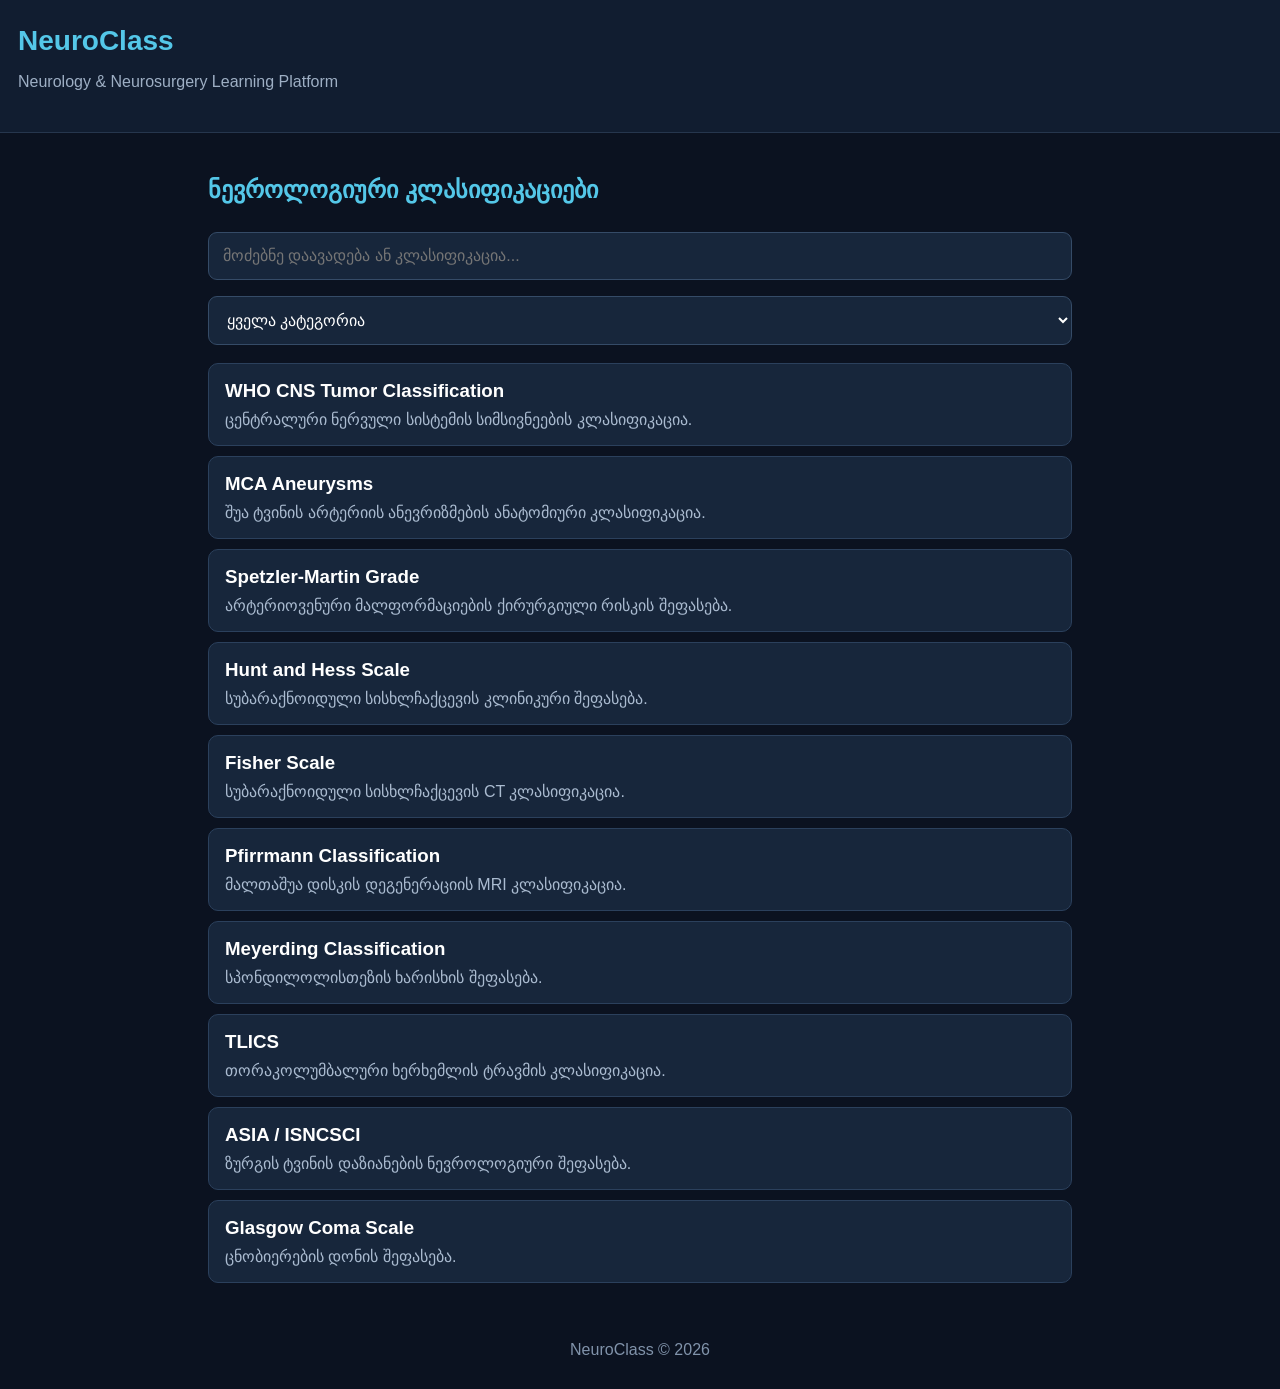
<file: Index.html>
<!DOCTYPE html>
<html lang="ka">
<head>
<meta charset="UTF-8">
<meta name="viewport" content="width=device-width, initial-scale=1.0">
<title>NeuroClass</title>
<style>
*{box-sizing:border-box}
body{margin:0;background:#0b1220;color:#e8eef8;font-family:Arial,sans-serif}
header{padding:25px 18px;background:#111d30;border-bottom:1px solid #26364d}
h1{margin:0;color:#54c7e8;font-size:28px}
header p{color:#9eafc4}
main{padding:18px;max-width:900px;margin:auto}
input,select{width:100%;padding:14px;margin:8px 0;background:#17263b;color:white;border:1px solid #354b67;border-radius:9px;font-size:16px}
h2{color:#54c7e8;margin-top:25px}
.item{padding:16px;margin:10px 0;background:#17263b;border:1px solid #2b405c;border-radius:10px}
.item h3{margin:0 0 8px;color:#fff}
.item p{color:#aabbd0;margin:0}
footer{text-align:center;padding:30px;color:#8193aa}
</style>
</head>
<body>
<header>
<h1>NeuroClass</h1>
<p>Neurology & Neurosurgery Learning Platform</p>
</header>
<main>
<h2>ნევროლოგიური კლასიფიკაციები</h2>
<input id="search" placeholder="მოძებნე დაავადება ან კლასიფიკაცია...">
<select id="category">
<option value="all">ყველა კატეგორია</option>
<option value="tumor">ტვინის სიმსივნეები</option>
<option value="vascular">სისხლძარღვოვანი</option>
<option value="spine">ხერხემალი</option>
<option value="trauma">ტრავმა</option>
</select>
<div id="results"></div>
</main>
<footer>NeuroClass © 2026</footer>
<script>
const data=[
{name:"WHO CNS Tumor Classification",cat:"tumor",desc:"ცენტრალური ნერვული სისტემის სიმსივნეების კლასიფიკაცია."},
{name:"MCA Aneurysms",cat:"vascular",desc:"შუა ტვინის არტერიის ანევრიზმების ანატომიური კლასიფიკაცია."},
{name:"Spetzler-Martin Grade",cat:"vascular",desc:"არტერიოვენური მალფორმაციების ქირურგიული რისკის შეფასება."},
{name:"Hunt and Hess Scale",cat:"vascular",desc:"სუბარაქნოიდული სისხლჩაქცევის კლინიკური შეფასება."},
{name:"Fisher Scale",cat:"vascular",desc:"სუბარაქნოიდული სისხლჩაქცევის CT კლასიფიკაცია."},
{name:"Pfirrmann Classification",cat:"spine",desc:"მალთაშუა დისკის დეგენერაციის MRI კლასიფიკაცია."},
{name:"Meyerding Classification",cat:"spine",desc:"სპონდილოლისთეზის ხარისხის შეფასება."},
{name:"TLICS",cat:"spine",desc:"თორაკოლუმბალური ხერხემლის ტრავმის კლასიფიკაცია."},
{name:"ASIA / ISNCSCI",cat:"trauma",desc:"ზურგის ტვინის დაზიანების ნევროლოგიური შეფასება."},
{name:"Glasgow Coma Scale",cat:"trauma",desc:"ცნობიერების დონის შეფასება."}
];
function render(){
const q=document.getElementById("search").value.toLowerCase();
const c=document.getElementById("category").value;
const filtered=data.filter(x=>(c==="all"||x.cat===c)&&(x.name.toLowerCase().includes(q)||x.desc.toLowerCase().includes(q)));
document.getElementById("results").innerHTML=filtered.map(x=>`<div class="item"><h3>${x.name}</h3><p>${x.desc}</p></div>`).join("")||"<p>შედეგი ვერ მოიძებნა</p>";
}
document.getElementById("search").addEventListener("input",render);
document.getElementById("category").addEventListener("change",render);
render();
</script>
</body>
</html>
</file>
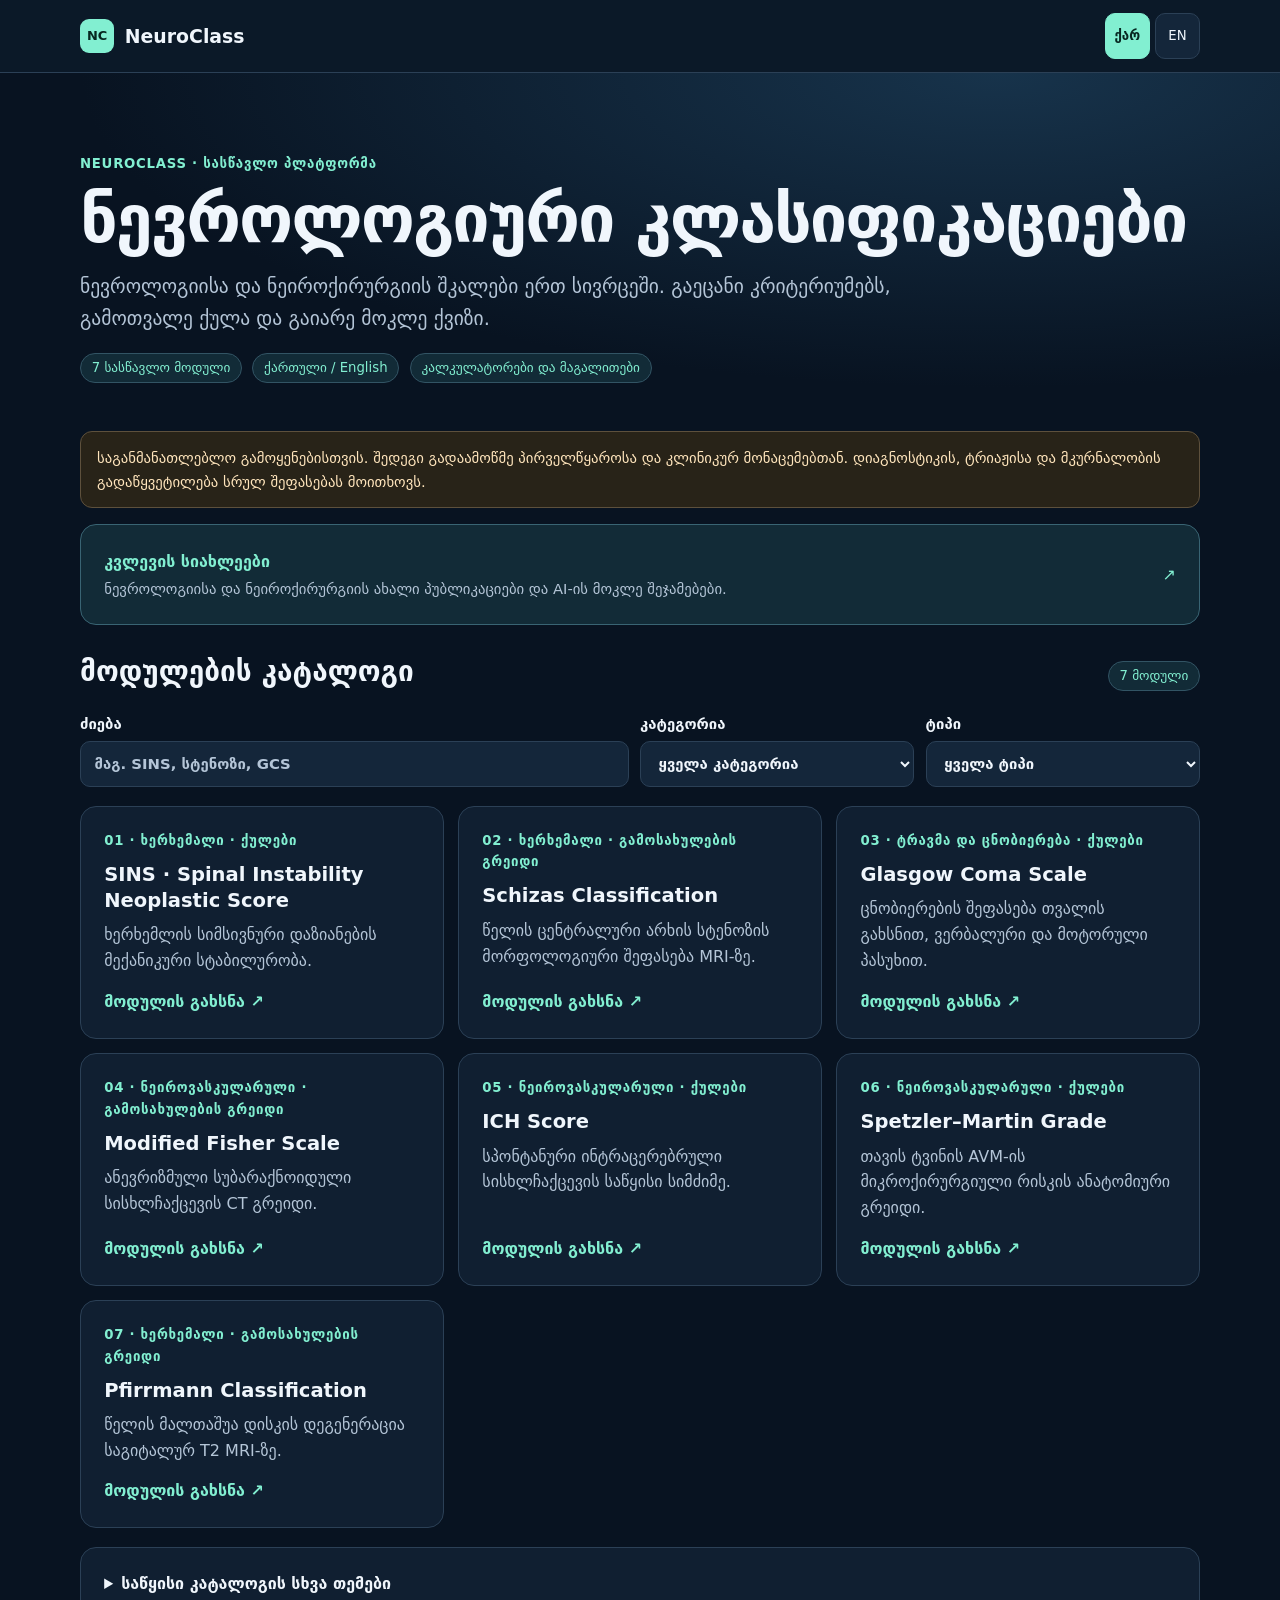
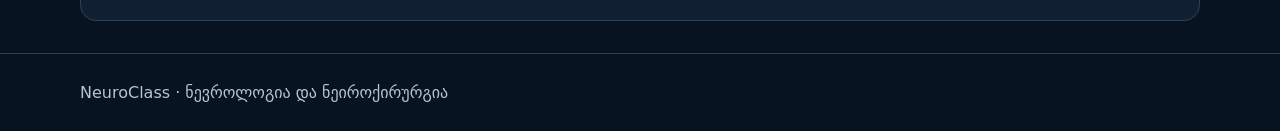
<file: index.html>
<!doctype html>
<html lang="ka">
<head>
<meta charset="utf-8">
<meta name="viewport" content="width=device-width, initial-scale=1">
<meta name="theme-color" content="#081321">
<title>NeuroClass</title>
<link rel="stylesheet" href="neuroclass.css">
<script defer src="neuroclass.js"></script>
</head>
<body>
<a class="skip" href="#main"><span data-ka="მთავარ შიგთავსზე" data-en="Skip to content">მთავარ შიგთავსზე</span></a>
<header class="topbar"><div class="wrap">
  <a class="brand" href="index.html"><span class="brand-mark" aria-hidden="true">NC</span> NeuroClass</a>
  <div class="lang" role="group" aria-label="ქართული / English">
    <button type="button" data-language="ka" aria-label="ქართული" aria-pressed="true">ქარ</button>
    <button type="button" data-language="en" aria-label="English" aria-pressed="false">EN</button>
  </div>
</div></header>
<main id="main">
<section class="hero"><div class="wrap">
  <div class="kicker"><span data-ka="NEUROCLASS · სასწავლო პლატფორმა" data-en="NEUROCLASS · LEARNING PLATFORM">NEUROCLASS · სასწავლო პლატფორმა</span></div>
  <h1 data-ka="ნევროლოგიური კლასიფიკაციები" data-en="Neurological classifications">ნევროლოგიური კლასიფიკაციები</h1>
  <p data-ka="ნევროლოგიისა და ნეიროქირურგიის შკალები ერთ სივრცეში. გაეცანი კრიტერიუმებს, გამოთვალე ქულა და გაიარე მოკლე ქვიზი." data-en="Explore neurology and neurosurgery scales in one place. Review the criteria, calculate a result and take a quick quiz." class="lead">ნევროლოგიისა და ნეიროქირურგიის შკალები ერთ სივრცეში. გაეცანი კრიტერიუმებს, გამოთვალე ქულა და გაიარე მოკლე ქვიზი.</p>
  <div class="pills">
    <span data-ka="7 სასწავლო მოდული" data-en="7 learning modules" class="pill">7 სასწავლო მოდული</span>
    <span data-ka="ქართული / English" data-en="English / ქართული" class="pill">ქართული / English</span>
    <span data-ka="კალკულატორები და მაგალითები" data-en="Calculators &amp; examples" class="pill">კალკულატორები და მაგალითები</span>
  </div>
</div></section>
<div class="wrap">
  <p data-ka="საგანმანათლებლო გამოყენებისთვის. შედეგი გადაამოწმე პირველწყაროსა და კლინიკურ მონაცემებთან. დიაგნოსტიკის, ტრიაჟისა და მკურნალობის გადაწყვეტილება სრულ შეფასებას მოითხოვს." data-en="For education. Verify results against the primary source and clinical findings. Diagnosis, triage and treatment decisions require full clinical assessment." class="notice">საგანმანათლებლო გამოყენებისთვის. შედეგი გადაამოწმე პირველწყაროსა და კლინიკურ მონაცემებთან. დიაგნოსტიკის, ტრიაჟისა და მკურნალობის გადაწყვეტილება სრულ შეფასებას მოითხოვს.</p>
  <a class="section news-entry" href="news.html">
    <div>
      <strong data-ka="კვლევის სიახლეები" data-en="Research news">კვლევის სიახლეები</strong>
      <span data-ka="ნევროლოგიისა და ნეიროქირურგიის ახალი პუბლიკაციები და AI-ის მოკლე შეჯამებები." data-en="Recent neurology and neurosurgery publications with short AI briefs.">ნევროლოგიისა და ნეიროქირურგიის ახალი პუბლიკაციები და AI-ის მოკლე შეჯამებები.</span>
    </div>
    <span aria-hidden="true">↗</span>
  </a>
  <section aria-labelledby="catalog-title">
    <div class="catalog-head">
      <h2 data-ka="მოდულების კატალოგი" data-en="Module catalog" id="catalog-title">მოდულების კატალოგი</h2>
      <span id="count" class="count" aria-live="polite">7 მოდული</span>
    </div>
    <div class="controls">
      <label><span data-ka="ძიება" data-en="Search">ძიება</span><input type="search" id="search" data-ka="მაგ. SINS, სტენოზი, GCS" data-en="e.g. SINS, stenosis, GCS" placeholder="მაგ. SINS, სტენოზი, GCS"></label>
      <label><span data-ka="კატეგორია" data-en="Category">კატეგორია</span><select id="category"><option data-ka="ყველა კატეგორია" data-en="All categories" value="all">ყველა კატეგორია</option><option data-ka="ხერხემალი" data-en="Spine" value="spine">ხერხემალი</option><option data-ka="ნეიროვასკულარული" data-en="Neurovascular" value="vascular">ნეიროვასკულარული</option><option data-ka="ტრავმა და ცნობიერება" data-en="Trauma &amp; consciousness" value="trauma">ტრავმა და ცნობიერება</option></select></label>
      <label><span data-ka="ტიპი" data-en="Type">ტიპი</span><select id="type"><option data-ka="ყველა ტიპი" data-en="All types" value="all">ყველა ტიპი</option><option data-ka="ქულები" data-en="Score" value="score">ქულები</option><option data-ka="გამოსახულების გრეიდი" data-en="Imaging grade" value="imaging">გამოსახულების გრეიდი</option></select></label>
    </div>
    <p data-ka="შედეგი ვერ მოიძებნა. შეცვალე საძიებო სიტყვა ან ფილტრი." data-en="No modules found. Try another search or change the filters." id="empty" class="empty" hidden>შედეგი ვერ მოიძებნა. შეცვალე საძიებო სიტყვა ან ფილტრი.</p>
    <div class="grid">
      <a class="card" href="sins.html" data-module data-category="spine" data-type="score" data-search="SINS · Spinal Instability Neoplastic Score SINS მეტასტაზი არასტაბილურობა სიმსივნე oncology metastasis tumour tumor ხერხემლის სიმსივნური დაზიანების მექანიკური სტაბილურობა. Mechanical stability of a neoplastic spinal lesion. ხერხემალი Spine ქულები Score">
      <div class="eyebrow">01 · <span data-ka="ხერხემალი" data-en="Spine">ხერხემალი</span> · <span data-ka="ქულები" data-en="Score">ქულები</span></div>
      <h3>SINS · Spinal Instability Neoplastic Score</h3>
      <p data-ka="ხერხემლის სიმსივნური დაზიანების მექანიკური სტაბილურობა." data-en="Mechanical stability of a neoplastic spinal lesion.">ხერხემლის სიმსივნური დაზიანების მექანიკური სტაბილურობა.</p>
      <span class="open"><span data-ka="მოდულის გახსნა" data-en="Open module">მოდულის გახსნა</span> <span aria-hidden="true">↗</span></span>
    </a><a class="card" href="schizas.html" data-module data-category="spine" data-type="imaging" data-search="Schizas Classification Schizas ლუმბალური დურალური წელის სტენოზი lumbar stenosis T2 cauda equina MRI წელის ცენტრალური არხის სტენოზის მორფოლოგიური შეფასება MRI-ზე. Morphological grading of lumbar central canal stenosis on MRI. ხერხემალი Spine გამოსახულების გრეიდი Imaging grade">
      <div class="eyebrow">02 · <span data-ka="ხერხემალი" data-en="Spine">ხერხემალი</span> · <span data-ka="გამოსახულების გრეიდი" data-en="Imaging grade">გამოსახულების გრეიდი</span></div>
      <h3>Schizas Classification</h3>
      <p data-ka="წელის ცენტრალური არხის სტენოზის მორფოლოგიური შეფასება MRI-ზე." data-en="Morphological grading of lumbar central canal stenosis on MRI.">წელის ცენტრალური არხის სტენოზის მორფოლოგიური შეფასება MRI-ზე.</p>
      <span class="open"><span data-ka="მოდულის გახსნა" data-en="Open module">მოდულის გახსნა</span> <span aria-hidden="true">↗</span></span>
    </a><a class="card" href="gcs.html" data-module data-category="trauma" data-type="score" data-search="Glasgow Coma Scale GCS კომა გლაზგო ცნობიერება თავის ტრავმა coma consciousness intubation TBI ცნობიერების შეფასება თვალის გახსნით, ვერბალური და მოტორული პასუხით. Level of consciousness from eye, verbal and motor responses. ტრავმა და ცნობიერება Trauma &amp; consciousness ქულები Score">
      <div class="eyebrow">03 · <span data-ka="ტრავმა და ცნობიერება" data-en="Trauma &amp; consciousness">ტრავმა და ცნობიერება</span> · <span data-ka="ქულები" data-en="Score">ქულები</span></div>
      <h3>Glasgow Coma Scale</h3>
      <p data-ka="ცნობიერების შეფასება თვალის გახსნით, ვერბალური და მოტორული პასუხით." data-en="Level of consciousness from eye, verbal and motor responses.">ცნობიერების შეფასება თვალის გახსნით, ვერბალური და მოტორული პასუხით.</p>
      <span class="open"><span data-ka="მოდულის გახსნა" data-en="Open module">მოდულის გახსნა</span> <span aria-hidden="true">↗</span></span>
    </a><a class="card" href="modified-fisher.html" data-module data-category="vascular" data-type="imaging" data-search="Modified Fisher Scale mFisher სუბარაქნოიდული ანევრიზმა ფიშერი ვაზოსპაზმი aneurysm SAH IVH CT vasospasm ანევრიზმული სუბარაქნოიდული სისხლჩაქცევის CT გრეიდი. CT grading of aneurysmal subarachnoid hemorrhage. ნეიროვასკულარული Neurovascular გამოსახულების გრეიდი Imaging grade">
      <div class="eyebrow">04 · <span data-ka="ნეიროვასკულარული" data-en="Neurovascular">ნეიროვასკულარული</span> · <span data-ka="გამოსახულების გრეიდი" data-en="Imaging grade">გამოსახულების გრეიდი</span></div>
      <h3>Modified Fisher Scale</h3>
      <p data-ka="ანევრიზმული სუბარაქნოიდული სისხლჩაქცევის CT გრეიდი." data-en="CT grading of aneurysmal subarachnoid hemorrhage.">ანევრიზმული სუბარაქნოიდული სისხლჩაქცევის CT გრეიდი.</p>
      <span class="open"><span data-ka="მოდულის გახსნა" data-en="Open module">მოდულის გახსნა</span> <span aria-hidden="true">↗</span></span>
    </a><a class="card" href="ich-score.html" data-module data-category="vascular" data-type="score" data-search="ICH Score ICH Score ჰემატომა ინტრაცერებრული სისხლჩაქცევა intracerebral hematoma volume mortality stroke სპონტანური ინტრაცერებრული სისხლჩაქცევის საწყისი სიმძიმე. Baseline severity of spontaneous intracerebral hemorrhage. ნეიროვასკულარული Neurovascular ქულები Score">
      <div class="eyebrow">05 · <span data-ka="ნეიროვასკულარული" data-en="Neurovascular">ნეიროვასკულარული</span> · <span data-ka="ქულები" data-en="Score">ქულები</span></div>
      <h3>ICH Score</h3>
      <p data-ka="სპონტანური ინტრაცერებრული სისხლჩაქცევის საწყისი სიმძიმე." data-en="Baseline severity of spontaneous intracerebral hemorrhage.">სპონტანური ინტრაცერებრული სისხლჩაქცევის საწყისი სიმძიმე.</p>
      <span class="open"><span data-ka="მოდულის გახსნა" data-en="Open module">მოდულის გახსნა</span> <span aria-hidden="true">↗</span></span>
    </a><a class="card" href="spetzler-martin.html" data-module data-category="vascular" data-type="score" data-search="Spetzler–Martin Grade SM არტერიოვენური მალფორმაცია სპეტცლერი მარტინი AVM vascular malformation DSA თავის ტვინის AVM-ის მიკროქირურგიული რისკის ანატომიური გრეიდი. Anatomical grading of microsurgical risk for brain AVMs. ნეიროვასკულარული Neurovascular ქულები Score">
      <div class="eyebrow">06 · <span data-ka="ნეიროვასკულარული" data-en="Neurovascular">ნეიროვასკულარული</span> · <span data-ka="ქულები" data-en="Score">ქულები</span></div>
      <h3>Spetzler–Martin Grade</h3>
      <p data-ka="თავის ტვინის AVM-ის მიკროქირურგიული რისკის ანატომიური გრეიდი." data-en="Anatomical grading of microsurgical risk for brain AVMs.">თავის ტვინის AVM-ის მიკროქირურგიული რისკის ანატომიური გრეიდი.</p>
      <span class="open"><span data-ka="მოდულის გახსნა" data-en="Open module">მოდულის გახსნა</span> <span aria-hidden="true">↗</span></span>
    </a><a class="card" href="pfirrmann.html" data-module data-category="spine" data-type="imaging" data-search="Pfirrmann Classification Pfirrmann დისკი დეგენერაცია ფირმანი დეჰიდრატაცია disc degeneration T2 MRI წელის მალთაშუა დისკის დეგენერაცია საგიტალურ T2 MRI-ზე. Lumbar intervertebral disc degeneration on sagittal T2 MRI. ხერხემალი Spine გამოსახულების გრეიდი Imaging grade">
      <div class="eyebrow">07 · <span data-ka="ხერხემალი" data-en="Spine">ხერხემალი</span> · <span data-ka="გამოსახულების გრეიდი" data-en="Imaging grade">გამოსახულების გრეიდი</span></div>
      <h3>Pfirrmann Classification</h3>
      <p data-ka="წელის მალთაშუა დისკის დეგენერაცია საგიტალურ T2 MRI-ზე." data-en="Lumbar intervertebral disc degeneration on sagittal T2 MRI.">წელის მალთაშუა დისკის დეგენერაცია საგიტალურ T2 MRI-ზე.</p>
      <span class="open"><span data-ka="მოდულის გახსნა" data-en="Open module">მოდულის გახსნა</span> <span aria-hidden="true">↗</span></span>
    </a>
    </div>
  </section>
  <details class="section">
    <summary><span data-ka="საწყისი კატალოგის სხვა თემები" data-en="Other topics from the original catalog">საწყისი კატალოგის სხვა თემები</span></summary>
    <p data-ka="თემები შემდგომი მოდულებისთვის" data-en="Topics for future modules">თემები შემდგომი მოდულებისთვის</p>
    <ul><li>WHO CNS Tumor Classification</li><li>MCA Aneurysms</li><li>Hunt and Hess Scale</li><li>Original Fisher Scale</li>
      <li>Meyerding Classification</li><li>TLICS</li><li>ASIA / ISNCSCI</li></ul>
  </details>
</div>
</main>
<footer><div class="wrap">NeuroClass · <span data-ka="ნევროლოგია და ნეიროქირურგია" data-en="Neurology &amp; neurosurgery">ნევროლოგია და ნეიროქირურგია</span></div></footer>
</body>
</html>
</file>
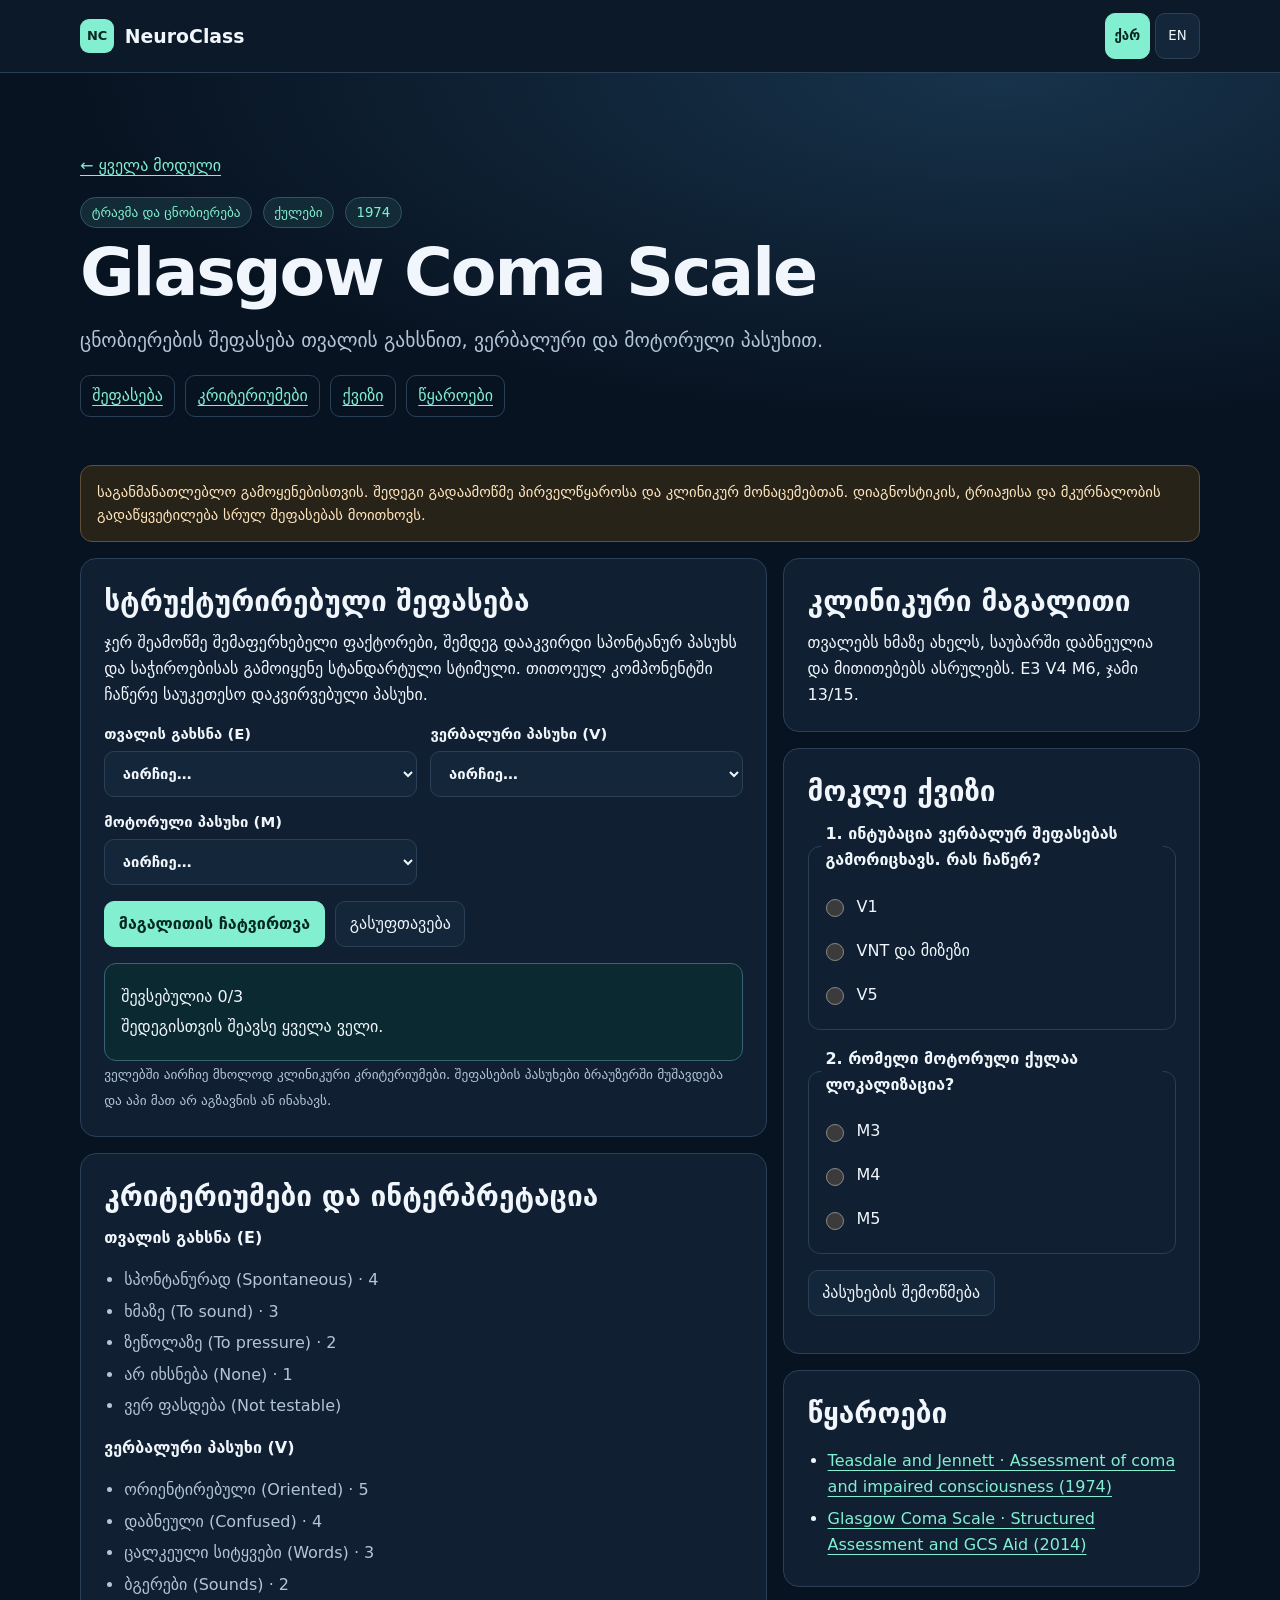
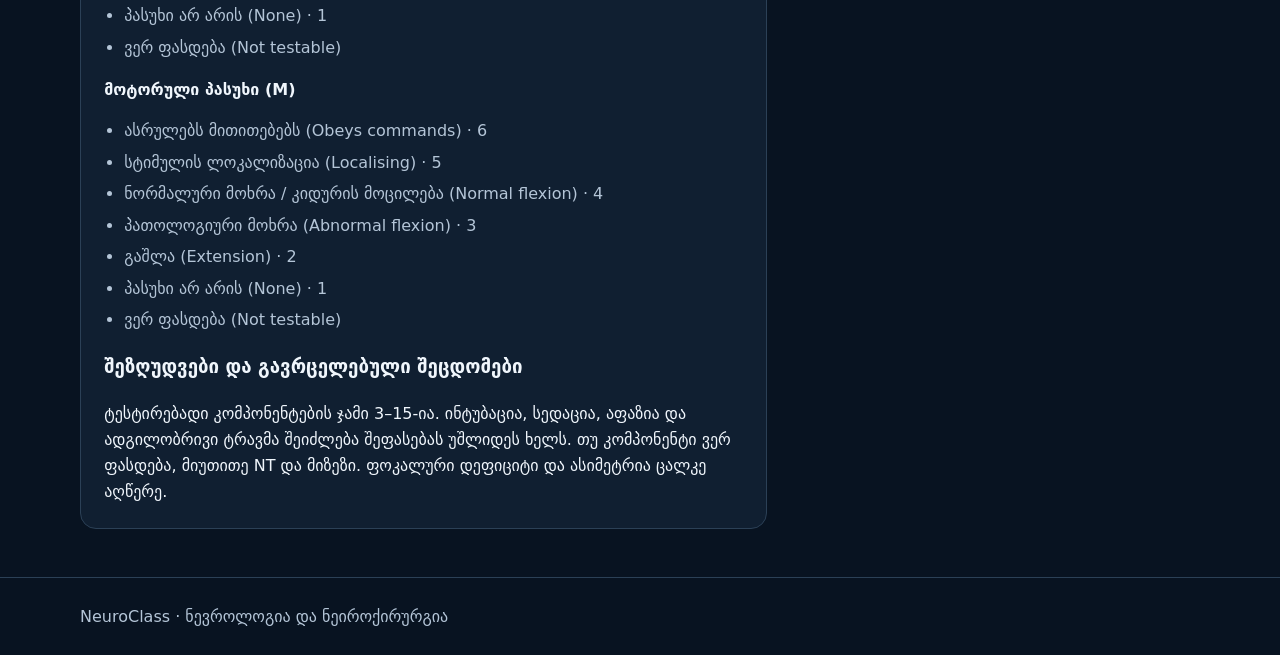
<file: gcs.html>
<!doctype html>
<html lang="ka">
<head>
<meta charset="utf-8">
<meta name="viewport" content="width=device-width, initial-scale=1">
<meta name="theme-color" content="#081321">
<title>Glasgow Coma Scale · NeuroClass</title>
<link rel="stylesheet" href="neuroclass.css">
<script defer src="neuroclass.js"></script>
</head>
<body>
<a class="skip" href="#main"><span data-ka="მთავარ შიგთავსზე" data-en="Skip to content">მთავარ შიგთავსზე</span></a>
<header class="topbar"><div class="wrap">
  <a class="brand" href="index.html"><span class="brand-mark" aria-hidden="true">NC</span> NeuroClass</a>
  <div class="lang" role="group" aria-label="ქართული / English">
    <button type="button" data-language="ka" aria-label="ქართული" aria-pressed="true">ქარ</button>
    <button type="button" data-language="en" aria-label="English" aria-pressed="false">EN</button>
  </div>
</div></header>
<main id="main">
<section class="hero"><div class="wrap">
  <a href="index.html"><span data-ka="← ყველა მოდული" data-en="← All modules">← ყველა მოდული</span></a>
  <div class="pills"><span class="pill"><span data-ka="ტრავმა და ცნობიერება" data-en="Trauma &amp; consciousness">ტრავმა და ცნობიერება</span></span>
    <span class="pill"><span data-ka="ქულები" data-en="Score">ქულები</span></span><span class="pill">1974</span></div>
  <h1>Glasgow Coma Scale</h1>
  <p data-ka="ცნობიერების შეფასება თვალის გახსნით, ვერბალური და მოტორული პასუხით." data-en="Level of consciousness from eye, verbal and motor responses." class="lead">ცნობიერების შეფასება თვალის გახსნით, ვერბალური და მოტორული პასუხით.</p>
  <nav class="pills jump" aria-label="მოდული / Module"><a href="#assessment-section"><span data-ka="შეფასება" data-en="Assessment">შეფასება</span></a><a href="#criteria"><span data-ka="კრიტერიუმები" data-en="Criteria">კრიტერიუმები</span></a><a href="#quiz-section"><span data-ka="ქვიზი" data-en="Quiz">ქვიზი</span></a><a href="#sources"><span data-ka="წყაროები" data-en="Sources">წყაროები</span></a></nav>
</div></section>
<div class="wrap">
  <p data-ka="საგანმანათლებლო გამოყენებისთვის. შედეგი გადაამოწმე პირველწყაროსა და კლინიკურ მონაცემებთან. დიაგნოსტიკის, ტრიაჟისა და მკურნალობის გადაწყვეტილება სრულ შეფასებას მოითხოვს." data-en="For education. Verify results against the primary source and clinical findings. Diagnosis, triage and treatment decisions require full clinical assessment." class="notice">საგანმანათლებლო გამოყენებისთვის. შედეგი გადაამოწმე პირველწყაროსა და კლინიკურ მონაცემებთან. დიაგნოსტიკის, ტრიაჟისა და მკურნალობის გადაწყვეტილება სრულ შეფასებას მოითხოვს.</p>
  <div class="module-grid">
    <div>
      <section class="section" id="assessment-section">
        <h2 data-ka="სტრუქტურირებული შეფასება" data-en="Structured assessment">სტრუქტურირებული შეფასება</h2>
        <p data-ka="ჯერ შეამოწმე შემაფერხებელი ფაქტორები, შემდეგ დააკვირდი სპონტანურ პასუხს და საჭიროებისას გამოიყენე სტანდარტული სტიმული. თითოეულ კომპონენტში ჩაწერე საუკეთესო დაკვირვებული პასუხი." data-en="Check for interfering factors, observe spontaneous responses and apply standard stimulation when needed. Record the best observed response in each component.">ჯერ შეამოწმე შემაფერხებელი ფაქტორები, შემდეგ დააკვირდი სპონტანურ პასუხს და საჭიროებისას გამოიყენე სტანდარტული სტიმული. თითოეულ კომპონენტში ჩაწერე საუკეთესო დაკვირვებული პასუხი.</p>
        <noscript><p data-ka="კალკულატორისა და ქვიზისთვის ჩართე JavaScript. კრიტერიუმები ქვემოთაა." data-en="Enable JavaScript for the calculator and quiz. Criteria are listed below.">კალკულატორისა და ქვიზისთვის ჩართე JavaScript. კრიტერიუმები ქვემოთაა.</p></noscript>
        <form id="assessment" autocomplete="off">
          <div class="fields"><label><span data-ka="თვალის გახსნა (E)" data-en="Eye opening (E)">თვალის გახსნა (E)</span><select name="field-0"><option data-ka="აირჩიე…" data-en="Select…" value="">აირჩიე…</option><option data-ka="სპონტანურად (Spontaneous) · 4" data-en="Spontaneous · 4" value="4">სპონტანურად (Spontaneous) · 4</option><option data-ka="ხმაზე (To sound) · 3" data-en="To sound · 3" value="3">ხმაზე (To sound) · 3</option><option data-ka="ზეწოლაზე (To pressure) · 2" data-en="To pressure · 2" value="2">ზეწოლაზე (To pressure) · 2</option><option data-ka="არ იხსნება (None) · 1" data-en="None · 1" value="1">არ იხსნება (None) · 1</option><option data-ka="ვერ ფასდება (Not testable)" data-en="Not testable" value="NT">ვერ ფასდება (Not testable)</option></select></label><label><span data-ka="ვერბალური პასუხი (V)" data-en="Verbal response (V)">ვერბალური პასუხი (V)</span><select name="field-1"><option data-ka="აირჩიე…" data-en="Select…" value="">აირჩიე…</option><option data-ka="ორიენტირებული (Oriented) · 5" data-en="Oriented · 5" value="5">ორიენტირებული (Oriented) · 5</option><option data-ka="დაბნეული (Confused) · 4" data-en="Confused · 4" value="4">დაბნეული (Confused) · 4</option><option data-ka="ცალკეული სიტყვები (Words) · 3" data-en="Words · 3" value="3">ცალკეული სიტყვები (Words) · 3</option><option data-ka="ბგერები (Sounds) · 2" data-en="Sounds · 2" value="2">ბგერები (Sounds) · 2</option><option data-ka="პასუხი არ არის (None) · 1" data-en="None · 1" value="1">პასუხი არ არის (None) · 1</option><option data-ka="ვერ ფასდება (Not testable)" data-en="Not testable" value="NT">ვერ ფასდება (Not testable)</option></select></label><label><span data-ka="მოტორული პასუხი (M)" data-en="Motor response (M)">მოტორული პასუხი (M)</span><select name="field-2"><option data-ka="აირჩიე…" data-en="Select…" value="">აირჩიე…</option><option data-ka="ასრულებს მითითებებს (Obeys commands) · 6" data-en="Obeys commands · 6" value="6">ასრულებს მითითებებს (Obeys commands) · 6</option><option data-ka="სტიმულის ლოკალიზაცია (Localising) · 5" data-en="Localising · 5" value="5">სტიმულის ლოკალიზაცია (Localising) · 5</option><option data-ka="ნორმალური მოხრა / კიდურის მოცილება (Normal flexion) · 4" data-en="Normal flexion · 4" value="4">ნორმალური მოხრა / კიდურის მოცილება (Normal flexion) · 4</option><option data-ka="პათოლოგიური მოხრა (Abnormal flexion) · 3" data-en="Abnormal flexion · 3" value="3">პათოლოგიური მოხრა (Abnormal flexion) · 3</option><option data-ka="გაშლა (Extension) · 2" data-en="Extension · 2" value="2">გაშლა (Extension) · 2</option><option data-ka="პასუხი არ არის (None) · 1" data-en="None · 1" value="1">პასუხი არ არის (None) · 1</option><option data-ka="ვერ ფასდება (Not testable)" data-en="Not testable" value="NT">ვერ ფასდება (Not testable)</option></select></label></div>
          <div class="actions">
            <button type="button" class="primary" id="load-example"><span data-ka="მაგალითის ჩატვირთვა" data-en="Load example">მაგალითის ჩატვირთვა</span></button>
            <button type="reset"><span data-ka="გასუფთავება" data-en="Reset">გასუფთავება</span></button>
          </div>
        </form>
        <div class="result" id="result" role="status" aria-live="polite" tabindex="-1"></div>
        <small data-ka="ველებში აირჩიე მხოლოდ კლინიკური კრიტერიუმები. შეფასების პასუხები ბრაუზერში მუშავდება და აპი მათ არ აგზავნის ან ინახავს." data-en="Select clinical criteria only. Assessment answers are processed in the browser and are neither sent nor stored by the app.">ველებში აირჩიე მხოლოდ კლინიკური კრიტერიუმები. შეფასების პასუხები ბრაუზერში მუშავდება და აპი მათ არ აგზავნის ან ინახავს.</small>
      </section>
      <section class="section reference" id="criteria">
        <h2 data-ka="კრიტერიუმები და ინტერპრეტაცია" data-en="Criteria and interpretation">კრიტერიუმები და ინტერპრეტაცია</h2>
        <dl><dt><span data-ka="თვალის გახსნა (E)" data-en="Eye opening (E)">თვალის გახსნა (E)</span></dt><dd><ul><li><span data-ka="სპონტანურად (Spontaneous) · 4" data-en="Spontaneous · 4">სპონტანურად (Spontaneous) · 4</span></li><li><span data-ka="ხმაზე (To sound) · 3" data-en="To sound · 3">ხმაზე (To sound) · 3</span></li><li><span data-ka="ზეწოლაზე (To pressure) · 2" data-en="To pressure · 2">ზეწოლაზე (To pressure) · 2</span></li><li><span data-ka="არ იხსნება (None) · 1" data-en="None · 1">არ იხსნება (None) · 1</span></li><li><span data-ka="ვერ ფასდება (Not testable)" data-en="Not testable">ვერ ფასდება (Not testable)</span></li></ul></dd><dt><span data-ka="ვერბალური პასუხი (V)" data-en="Verbal response (V)">ვერბალური პასუხი (V)</span></dt><dd><ul><li><span data-ka="ორიენტირებული (Oriented) · 5" data-en="Oriented · 5">ორიენტირებული (Oriented) · 5</span></li><li><span data-ka="დაბნეული (Confused) · 4" data-en="Confused · 4">დაბნეული (Confused) · 4</span></li><li><span data-ka="ცალკეული სიტყვები (Words) · 3" data-en="Words · 3">ცალკეული სიტყვები (Words) · 3</span></li><li><span data-ka="ბგერები (Sounds) · 2" data-en="Sounds · 2">ბგერები (Sounds) · 2</span></li><li><span data-ka="პასუხი არ არის (None) · 1" data-en="None · 1">პასუხი არ არის (None) · 1</span></li><li><span data-ka="ვერ ფასდება (Not testable)" data-en="Not testable">ვერ ფასდება (Not testable)</span></li></ul></dd><dt><span data-ka="მოტორული პასუხი (M)" data-en="Motor response (M)">მოტორული პასუხი (M)</span></dt><dd><ul><li><span data-ka="ასრულებს მითითებებს (Obeys commands) · 6" data-en="Obeys commands · 6">ასრულებს მითითებებს (Obeys commands) · 6</span></li><li><span data-ka="სტიმულის ლოკალიზაცია (Localising) · 5" data-en="Localising · 5">სტიმულის ლოკალიზაცია (Localising) · 5</span></li><li><span data-ka="ნორმალური მოხრა / კიდურის მოცილება (Normal flexion) · 4" data-en="Normal flexion · 4">ნორმალური მოხრა / კიდურის მოცილება (Normal flexion) · 4</span></li><li><span data-ka="პათოლოგიური მოხრა (Abnormal flexion) · 3" data-en="Abnormal flexion · 3">პათოლოგიური მოხრა (Abnormal flexion) · 3</span></li><li><span data-ka="გაშლა (Extension) · 2" data-en="Extension · 2">გაშლა (Extension) · 2</span></li><li><span data-ka="პასუხი არ არის (None) · 1" data-en="None · 1">პასუხი არ არის (None) · 1</span></li><li><span data-ka="ვერ ფასდება (Not testable)" data-en="Not testable">ვერ ფასდება (Not testable)</span></li></ul></dd></dl>
        <h3><span data-ka="შეზღუდვები და გავრცელებული შეცდომები" data-en="Limitations and common pitfalls">შეზღუდვები და გავრცელებული შეცდომები</span></h3>
        <p data-ka="ტესტირებადი კომპონენტების ჯამი 3–15-ია. ინტუბაცია, სედაცია, აფაზია და ადგილობრივი ტრავმა შეიძლება შეფასებას უშლიდეს ხელს. თუ კომპონენტი ვერ ფასდება, მიუთითე NT და მიზეზი. ფოკალური დეფიციტი და ასიმეტრია ცალკე აღწერე." data-en="Testable totals range from 3 to 15. Intubation, sedation, aphasia and local injury can interfere. Mark untestable components NT and document why. Record focal deficits and asymmetry separately.">ტესტირებადი კომპონენტების ჯამი 3–15-ია. ინტუბაცია, სედაცია, აფაზია და ადგილობრივი ტრავმა შეიძლება შეფასებას უშლიდეს ხელს. თუ კომპონენტი ვერ ფასდება, მიუთითე NT და მიზეზი. ფოკალური დეფიციტი და ასიმეტრია ცალკე აღწერე.</p>
      </section>
    </div>
    <div class="side">
      <section class="section">
        <h2 data-ka="კლინიკური მაგალითი" data-en="Worked example">კლინიკური მაგალითი</h2>
        <p data-ka="თვალებს ხმაზე ახელს, საუბარში დაბნეულია და მითითებებს ასრულებს. E3 V4 M6, ჯამი 13/15." data-en="Eyes open to sound, conversation is confused and commands are obeyed. E3 V4 M6, total 13/15.">თვალებს ხმაზე ახელს, საუბარში დაბნეულია და მითითებებს ასრულებს. E3 V4 M6, ჯამი 13/15.</p>
      </section>
      <section class="section" id="quiz-section">
        <h2 data-ka="მოკლე ქვიზი" data-en="Quick quiz">მოკლე ქვიზი</h2>
        <form id="quiz">
          <fieldset class="quiz-question"><legend>1. <span data-ka="ინტუბაცია ვერბალურ შეფასებას გამორიცხავს. რას ჩაწერ?" data-en="Intubation prevents verbal testing. What do you record?">ინტუბაცია ვერბალურ შეფასებას გამორიცხავს. რას ჩაწერ?</span></legend><label><input type="radio" name="q0" value="0"><span data-ka="V1" data-en="V1">V1</span></label><label><input type="radio" name="q0" value="1"><span data-ka="VNT და მიზეზი" data-en="VNT and the reason">VNT და მიზეზი</span></label><label><input type="radio" name="q0" value="2"><span data-ka="V5" data-en="V5">V5</span></label><span id="feedback-0" class="feedback"></span></fieldset><fieldset class="quiz-question"><legend>2. <span data-ka="რომელი მოტორული ქულაა ლოკალიზაცია?" data-en="Which motor score represents localising?">რომელი მოტორული ქულაა ლოკალიზაცია?</span></legend><label><input type="radio" name="q1" value="0"><span data-ka="M3" data-en="M3">M3</span></label><label><input type="radio" name="q1" value="1"><span data-ka="M4" data-en="M4">M4</span></label><label><input type="radio" name="q1" value="2"><span data-ka="M5" data-en="M5">M5</span></label><span id="feedback-1" class="feedback"></span></fieldset>
          <button type="submit"><span data-ka="პასუხების შემოწმება" data-en="Check answers">პასუხების შემოწმება</span></button>
          <p class="feedback" id="quiz-score" role="status"></p>
        </form>
      </section>
      <section class="section sources" id="sources">
        <h2 data-ka="წყაროები" data-en="References">წყაროები</h2>
        <ul><li><a href="https://pubmed.ncbi.nlm.nih.gov/4136544/" target="_blank" rel="noopener noreferrer">Teasdale and Jennett · Assessment of coma and impaired consciousness (1974)</a></li><li><a href="https://www.glasgowcomascale.org/gcs-aid/" target="_blank" rel="noopener noreferrer">Glasgow Coma Scale · Structured Assessment and GCS Aid (2014)</a></li></ul>
      </section>
    </div>
  </div>
</div>
<script type="application/json" id="model">{"mode": "gcs", "short": "GCS", "default": ["ჩაწერე სამივე კომპონენტი და შეფასების დრო. დინამიკაში შეადარე თითოეული პასუხი.", "Record each component and the assessment time. Track individual responses over time."], "unknown": ["ერთი ან მეტი კომპონენტი ვერ ფასდება (NT). ჩაიწერე მიზეზი და შეფასებადი პასუხები. ჯამური ქულა ვერ გამოითვლება.", "At least one component is not testable (NT). Document the reason and the assessable responses. A total cannot be calculated."], "example": ["3", "4", "6"], "quiz": [{"prompt": ["ინტუბაცია ვერბალურ შეფასებას გამორიცხავს. რას ჩაწერ?", "Intubation prevents verbal testing. What do you record?"], "options": [["V1", "V1"], ["VNT და მიზეზი", "VNT and the reason"], ["V5", "V5"]], "correct": 1, "why": ["ტესტირების შეუძლებლობა პასუხის არარსებობისგან განსხვავდება.", "An untestable response is distinct from an absent response."]}, {"prompt": ["რომელი მოტორული ქულაა ლოკალიზაცია?", "Which motor score represents localising?"], "options": [["M3", "M3"], ["M4", "M4"], ["M5", "M5"]], "correct": 2, "why": ["სტიმულის წყაროსკენ მიზანმიმართული მოძრაობა M5-ია.", "Purposeful movement toward the stimulus is M5."]}]}</script>
</main>
<footer><div class="wrap">NeuroClass · <span data-ka="ნევროლოგია და ნეიროქირურგია" data-en="Neurology &amp; neurosurgery">ნევროლოგია და ნეიროქირურგია</span></div></footer>
</body>
</html>
</file>
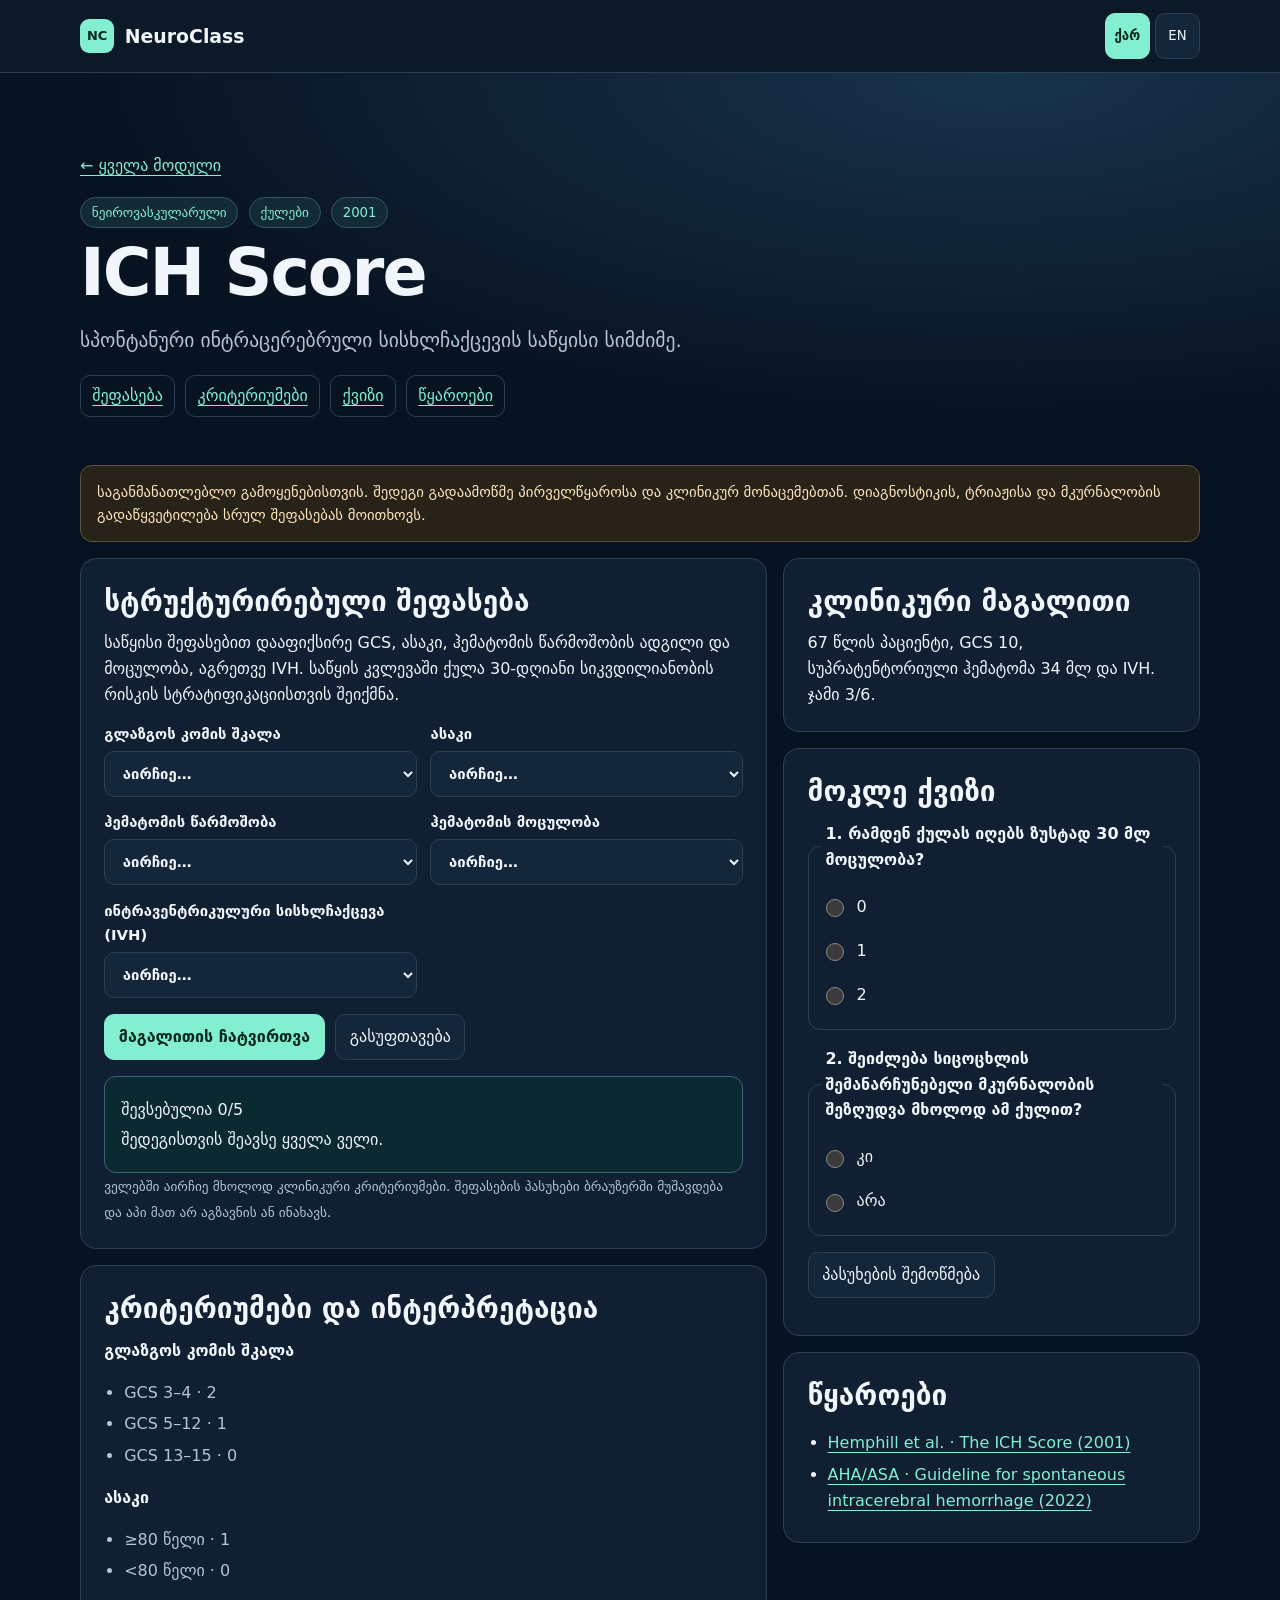
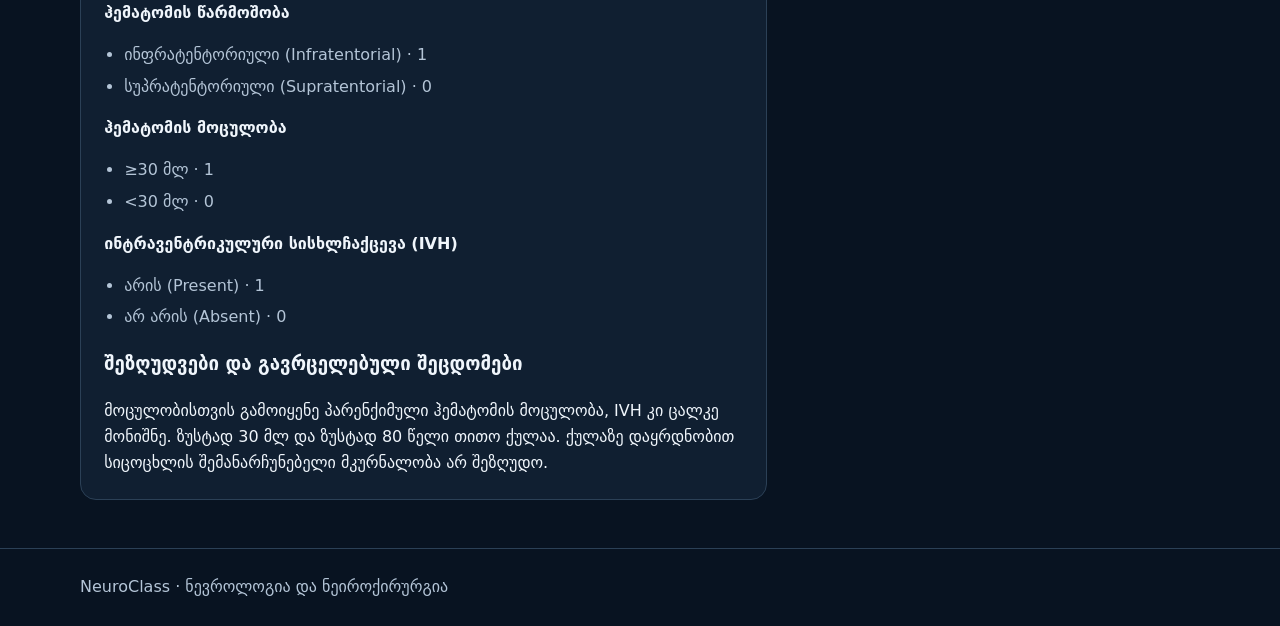
<file: ich-score.html>
<!doctype html>
<html lang="ka">
<head>
<meta charset="utf-8">
<meta name="viewport" content="width=device-width, initial-scale=1">
<meta name="theme-color" content="#081321">
<title>ICH Score · NeuroClass</title>
<link rel="stylesheet" href="neuroclass.css">
<script defer src="neuroclass.js"></script>
</head>
<body>
<a class="skip" href="#main"><span data-ka="მთავარ შიგთავსზე" data-en="Skip to content">მთავარ შიგთავსზე</span></a>
<header class="topbar"><div class="wrap">
  <a class="brand" href="index.html"><span class="brand-mark" aria-hidden="true">NC</span> NeuroClass</a>
  <div class="lang" role="group" aria-label="ქართული / English">
    <button type="button" data-language="ka" aria-label="ქართული" aria-pressed="true">ქარ</button>
    <button type="button" data-language="en" aria-label="English" aria-pressed="false">EN</button>
  </div>
</div></header>
<main id="main">
<section class="hero"><div class="wrap">
  <a href="index.html"><span data-ka="← ყველა მოდული" data-en="← All modules">← ყველა მოდული</span></a>
  <div class="pills"><span class="pill"><span data-ka="ნეიროვასკულარული" data-en="Neurovascular">ნეიროვასკულარული</span></span>
    <span class="pill"><span data-ka="ქულები" data-en="Score">ქულები</span></span><span class="pill">2001</span></div>
  <h1>ICH Score</h1>
  <p data-ka="სპონტანური ინტრაცერებრული სისხლჩაქცევის საწყისი სიმძიმე." data-en="Baseline severity of spontaneous intracerebral hemorrhage." class="lead">სპონტანური ინტრაცერებრული სისხლჩაქცევის საწყისი სიმძიმე.</p>
  <nav class="pills jump" aria-label="მოდული / Module"><a href="#assessment-section"><span data-ka="შეფასება" data-en="Assessment">შეფასება</span></a><a href="#criteria"><span data-ka="კრიტერიუმები" data-en="Criteria">კრიტერიუმები</span></a><a href="#quiz-section"><span data-ka="ქვიზი" data-en="Quiz">ქვიზი</span></a><a href="#sources"><span data-ka="წყაროები" data-en="Sources">წყაროები</span></a></nav>
</div></section>
<div class="wrap">
  <p data-ka="საგანმანათლებლო გამოყენებისთვის. შედეგი გადაამოწმე პირველწყაროსა და კლინიკურ მონაცემებთან. დიაგნოსტიკის, ტრიაჟისა და მკურნალობის გადაწყვეტილება სრულ შეფასებას მოითხოვს." data-en="For education. Verify results against the primary source and clinical findings. Diagnosis, triage and treatment decisions require full clinical assessment." class="notice">საგანმანათლებლო გამოყენებისთვის. შედეგი გადაამოწმე პირველწყაროსა და კლინიკურ მონაცემებთან. დიაგნოსტიკის, ტრიაჟისა და მკურნალობის გადაწყვეტილება სრულ შეფასებას მოითხოვს.</p>
  <div class="module-grid">
    <div>
      <section class="section" id="assessment-section">
        <h2 data-ka="სტრუქტურირებული შეფასება" data-en="Structured assessment">სტრუქტურირებული შეფასება</h2>
        <p data-ka="საწყისი შეფასებით დააფიქსირე GCS, ასაკი, ჰემატომის წარმოშობის ადგილი და მოცულობა, აგრეთვე IVH. საწყის კვლევაში ქულა 30-დღიანი სიკვდილიანობის რისკის სტრატიფიკაციისთვის შეიქმნა." data-en="Record presenting GCS, age, hematoma origin and volume, and IVH. The score was developed for 30-day mortality risk stratification.">საწყისი შეფასებით დააფიქსირე GCS, ასაკი, ჰემატომის წარმოშობის ადგილი და მოცულობა, აგრეთვე IVH. საწყის კვლევაში ქულა 30-დღიანი სიკვდილიანობის რისკის სტრატიფიკაციისთვის შეიქმნა.</p>
        <noscript><p data-ka="კალკულატორისა და ქვიზისთვის ჩართე JavaScript. კრიტერიუმები ქვემოთაა." data-en="Enable JavaScript for the calculator and quiz. Criteria are listed below.">კალკულატორისა და ქვიზისთვის ჩართე JavaScript. კრიტერიუმები ქვემოთაა.</p></noscript>
        <form id="assessment" autocomplete="off">
          <div class="fields"><label><span data-ka="გლაზგოს კომის შკალა" data-en="Glasgow Coma Scale">გლაზგოს კომის შკალა</span><select name="field-0"><option data-ka="აირჩიე…" data-en="Select…" value="">აირჩიე…</option><option data-ka="GCS 3–4 · 2" data-en="GCS 3–4 · 2" value="2">GCS 3–4 · 2</option><option data-ka="GCS 5–12 · 1" data-en="GCS 5–12 · 1" value="1">GCS 5–12 · 1</option><option data-ka="GCS 13–15 · 0" data-en="GCS 13–15 · 0" value="0">GCS 13–15 · 0</option><option data-ka="GCS ვერ ფასდება ან გაურკვეველია" data-en="GCS unavailable or uncertain" value="uncertain">GCS ვერ ფასდება ან გაურკვეველია</option></select></label><label><span data-ka="ასაკი" data-en="Age">ასაკი</span><select name="field-1"><option data-ka="აირჩიე…" data-en="Select…" value="">აირჩიე…</option><option data-ka="≥80 წელი · 1" data-en="≥80 years · 1" value="1">≥80 წელი · 1</option><option data-ka="&lt;80 წელი · 0" data-en="&lt;80 years · 0" value="0">&lt;80 წელი · 0</option></select></label><label><span data-ka="ჰემატომის წარმოშობა" data-en="Hematoma origin">ჰემატომის წარმოშობა</span><select name="field-2"><option data-ka="აირჩიე…" data-en="Select…" value="">აირჩიე…</option><option data-ka="ინფრატენტორიული (Infratentorial) · 1" data-en="Infratentorial · 1" value="1">ინფრატენტორიული (Infratentorial) · 1</option><option data-ka="სუპრატენტორიული (Supratentorial) · 0" data-en="Supratentorial · 0" value="0">სუპრატენტორიული (Supratentorial) · 0</option></select></label><label><span data-ka="ჰემატომის მოცულობა" data-en="Hematoma volume">ჰემატომის მოცულობა</span><select name="field-3"><option data-ka="აირჩიე…" data-en="Select…" value="">აირჩიე…</option><option data-ka="≥30 მლ · 1" data-en="≥30 mL · 1" value="1">≥30 მლ · 1</option><option data-ka="&lt;30 მლ · 0" data-en="&lt;30 mL · 0" value="0">&lt;30 მლ · 0</option></select></label><label><span data-ka="ინტრავენტრიკულური სისხლჩაქცევა (IVH)" data-en="Intraventricular hemorrhage (IVH)">ინტრავენტრიკულური სისხლჩაქცევა (IVH)</span><select name="field-4"><option data-ka="აირჩიე…" data-en="Select…" value="">აირჩიე…</option><option data-ka="არის (Present) · 1" data-en="Present · 1" value="1">არის (Present) · 1</option><option data-ka="არ არის (Absent) · 0" data-en="Absent · 0" value="0">არ არის (Absent) · 0</option></select></label></div>
          <div class="actions">
            <button type="button" class="primary" id="load-example"><span data-ka="მაგალითის ჩატვირთვა" data-en="Load example">მაგალითის ჩატვირთვა</span></button>
            <button type="reset"><span data-ka="გასუფთავება" data-en="Reset">გასუფთავება</span></button>
          </div>
        </form>
        <div class="result" id="result" role="status" aria-live="polite" tabindex="-1"></div>
        <small data-ka="ველებში აირჩიე მხოლოდ კლინიკური კრიტერიუმები. შეფასების პასუხები ბრაუზერში მუშავდება და აპი მათ არ აგზავნის ან ინახავს." data-en="Select clinical criteria only. Assessment answers are processed in the browser and are neither sent nor stored by the app.">ველებში აირჩიე მხოლოდ კლინიკური კრიტერიუმები. შეფასების პასუხები ბრაუზერში მუშავდება და აპი მათ არ აგზავნის ან ინახავს.</small>
      </section>
      <section class="section reference" id="criteria">
        <h2 data-ka="კრიტერიუმები და ინტერპრეტაცია" data-en="Criteria and interpretation">კრიტერიუმები და ინტერპრეტაცია</h2>
        <dl><dt><span data-ka="გლაზგოს კომის შკალა" data-en="Glasgow Coma Scale">გლაზგოს კომის შკალა</span></dt><dd><ul><li><span data-ka="GCS 3–4 · 2" data-en="GCS 3–4 · 2">GCS 3–4 · 2</span></li><li><span data-ka="GCS 5–12 · 1" data-en="GCS 5–12 · 1">GCS 5–12 · 1</span></li><li><span data-ka="GCS 13–15 · 0" data-en="GCS 13–15 · 0">GCS 13–15 · 0</span></li></ul></dd><dt><span data-ka="ასაკი" data-en="Age">ასაკი</span></dt><dd><ul><li><span data-ka="≥80 წელი · 1" data-en="≥80 years · 1">≥80 წელი · 1</span></li><li><span data-ka="&lt;80 წელი · 0" data-en="&lt;80 years · 0">&lt;80 წელი · 0</span></li></ul></dd><dt><span data-ka="ჰემატომის წარმოშობა" data-en="Hematoma origin">ჰემატომის წარმოშობა</span></dt><dd><ul><li><span data-ka="ინფრატენტორიული (Infratentorial) · 1" data-en="Infratentorial · 1">ინფრატენტორიული (Infratentorial) · 1</span></li><li><span data-ka="სუპრატენტორიული (Supratentorial) · 0" data-en="Supratentorial · 0">სუპრატენტორიული (Supratentorial) · 0</span></li></ul></dd><dt><span data-ka="ჰემატომის მოცულობა" data-en="Hematoma volume">ჰემატომის მოცულობა</span></dt><dd><ul><li><span data-ka="≥30 მლ · 1" data-en="≥30 mL · 1">≥30 მლ · 1</span></li><li><span data-ka="&lt;30 მლ · 0" data-en="&lt;30 mL · 0">&lt;30 მლ · 0</span></li></ul></dd><dt><span data-ka="ინტრავენტრიკულური სისხლჩაქცევა (IVH)" data-en="Intraventricular hemorrhage (IVH)">ინტრავენტრიკულური სისხლჩაქცევა (IVH)</span></dt><dd><ul><li><span data-ka="არის (Present) · 1" data-en="Present · 1">არის (Present) · 1</span></li><li><span data-ka="არ არის (Absent) · 0" data-en="Absent · 0">არ არის (Absent) · 0</span></li></ul></dd></dl>
        <h3><span data-ka="შეზღუდვები და გავრცელებული შეცდომები" data-en="Limitations and common pitfalls">შეზღუდვები და გავრცელებული შეცდომები</span></h3>
        <p data-ka="მოცულობისთვის გამოიყენე პარენქიმული ჰემატომის მოცულობა, IVH კი ცალკე მონიშნე. ზუსტად 30 მლ და ზუსტად 80 წელი თითო ქულაა. ქულაზე დაყრდნობით სიცოცხლის შემანარჩუნებელი მკურნალობა არ შეზღუდო." data-en="Use intraparenchymal hematoma volume and record IVH separately. Exactly 30 mL and exactly 80 years each score 1. Never use the score alone to limit life-sustaining treatment.">მოცულობისთვის გამოიყენე პარენქიმული ჰემატომის მოცულობა, IVH კი ცალკე მონიშნე. ზუსტად 30 მლ და ზუსტად 80 წელი თითო ქულაა. ქულაზე დაყრდნობით სიცოცხლის შემანარჩუნებელი მკურნალობა არ შეზღუდო.</p>
      </section>
    </div>
    <div class="side">
      <section class="section">
        <h2 data-ka="კლინიკური მაგალითი" data-en="Worked example">კლინიკური მაგალითი</h2>
        <p data-ka="67 წლის პაციენტი, GCS 10, სუპრატენტორიული ჰემატომა 34 მლ და IVH. ჯამი 3/6." data-en="Age 67, GCS 10, a 34 mL supratentorial hematoma and IVH. Total 3/6.">67 წლის პაციენტი, GCS 10, სუპრატენტორიული ჰემატომა 34 მლ და IVH. ჯამი 3/6.</p>
      </section>
      <section class="section" id="quiz-section">
        <h2 data-ka="მოკლე ქვიზი" data-en="Quick quiz">მოკლე ქვიზი</h2>
        <form id="quiz">
          <fieldset class="quiz-question"><legend>1. <span data-ka="რამდენ ქულას იღებს ზუსტად 30 მლ მოცულობა?" data-en="How many points does exactly 30 mL receive?">რამდენ ქულას იღებს ზუსტად 30 მლ მოცულობა?</span></legend><label><input type="radio" name="q0" value="0"><span data-ka="0" data-en="0">0</span></label><label><input type="radio" name="q0" value="1"><span data-ka="1" data-en="1">1</span></label><label><input type="radio" name="q0" value="2"><span data-ka="2" data-en="2">2</span></label><span id="feedback-0" class="feedback"></span></fieldset><fieldset class="quiz-question"><legend>2. <span data-ka="შეიძლება სიცოცხლის შემანარჩუნებელი მკურნალობის შეზღუდვა მხოლოდ ამ ქულით?" data-en="Can the score alone justify limiting life-sustaining treatment?">შეიძლება სიცოცხლის შემანარჩუნებელი მკურნალობის შეზღუდვა მხოლოდ ამ ქულით?</span></legend><label><input type="radio" name="q1" value="0"><span data-ka="კი" data-en="Yes">კი</span></label><label><input type="radio" name="q1" value="1"><span data-ka="არა" data-en="No">არა</span></label><span id="feedback-1" class="feedback"></span></fieldset>
          <button type="submit"><span data-ka="პასუხების შემოწმება" data-en="Check answers">პასუხების შემოწმება</span></button>
          <p class="feedback" id="quiz-score" role="status"></p>
        </form>
      </section>
      <section class="section sources" id="sources">
        <h2 data-ka="წყაროები" data-en="References">წყაროები</h2>
        <ul><li><a href="https://pubmed.ncbi.nlm.nih.gov/11283388/" target="_blank" rel="noopener noreferrer">Hemphill et al. · The ICH Score (2001)</a></li><li><a href="https://doi.org/10.1161/STR.0000000000000407" target="_blank" rel="noopener noreferrer">AHA/ASA · Guideline for spontaneous intracerebral hemorrhage (2022)</a></li></ul>
      </section>
    </div>
  </div>
</div>
<script type="application/json" id="model">{"mode": "sum", "short": "ICH Score", "display": {"0": "0/6", "1": "1/6", "2": "2/6", "3": "3/6", "4": "4/6", "5": "5/6", "6": "6/6"}, "default": ["მეტი ქულა საწყის კვლევაში ჯგუფის უფრო მაღალ 30-დღიან სიკვდილიანობას უკავშირდებოდა. გამოიყენე სრული კლინიკური სურათის ფარგლებში.", "Higher scores were associated with higher group-level 30-day mortality in the original study. Interpret alongside the full clinical assessment."], "unknown": ["ჯამი ვერ გამოითვლება სანდო საწყისი GCS-ის გარეშე.", "The total requires a reliable presenting GCS."], "example": ["1", "0", "0", "1", "1"], "quiz": [{"prompt": ["რამდენ ქულას იღებს ზუსტად 30 მლ მოცულობა?", "How many points does exactly 30 mL receive?"], "options": [["0", "0"], ["1", "1"], ["2", "2"]], "correct": 1, "why": ["ზღვარი ინკლუზიურია: ≥30 მლ.", "The threshold is inclusive at ≥30 mL."]}, {"prompt": ["შეიძლება სიცოცხლის შემანარჩუნებელი მკურნალობის შეზღუდვა მხოლოდ ამ ქულით?", "Can the score alone justify limiting life-sustaining treatment?"], "options": [["კი", "Yes"], ["არა", "No"]], "correct": 1, "why": ["ქულა სრული კლინიკური შეფასების ნაწილია.", "The score is one part of a full clinical assessment."]}]}</script>
</main>
<footer><div class="wrap">NeuroClass · <span data-ka="ნევროლოგია და ნეიროქირურგია" data-en="Neurology &amp; neurosurgery">ნევროლოგია და ნეიროქირურგია</span></div></footer>
</body>
</html>
</file>
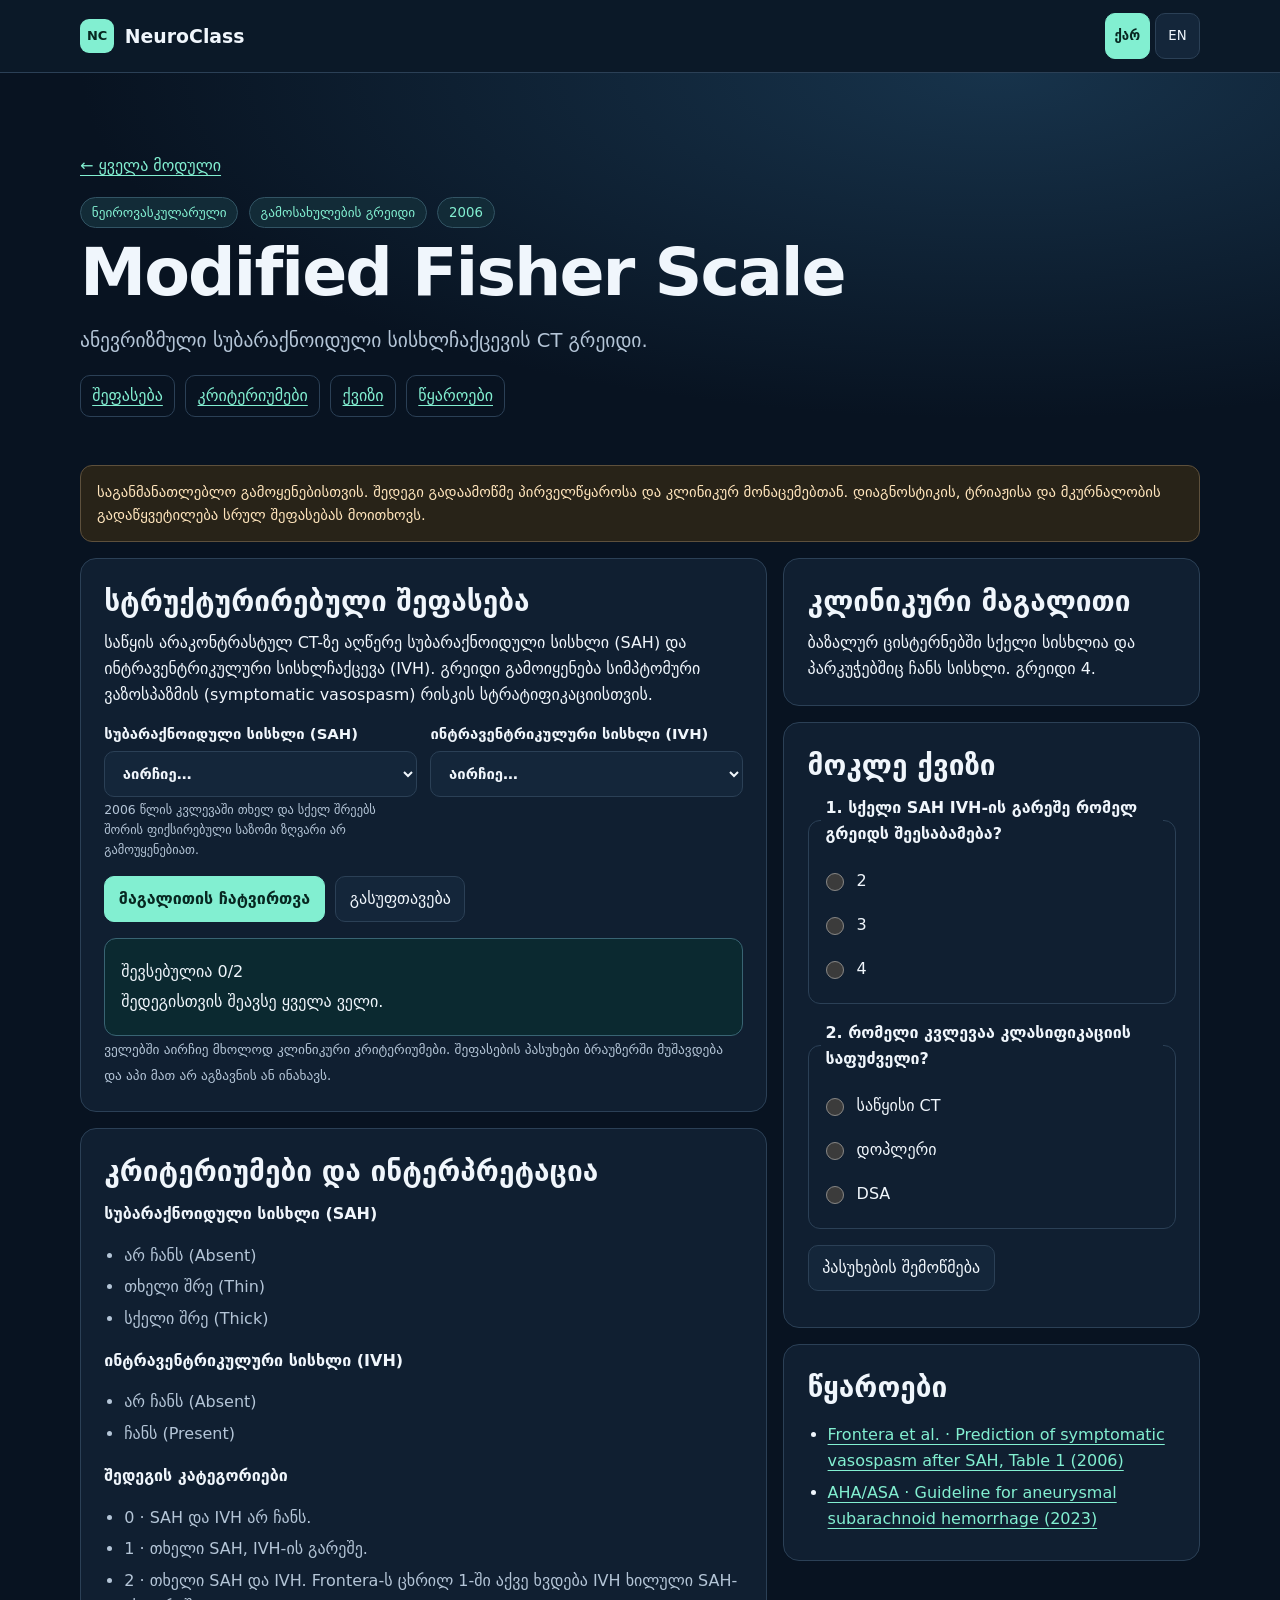
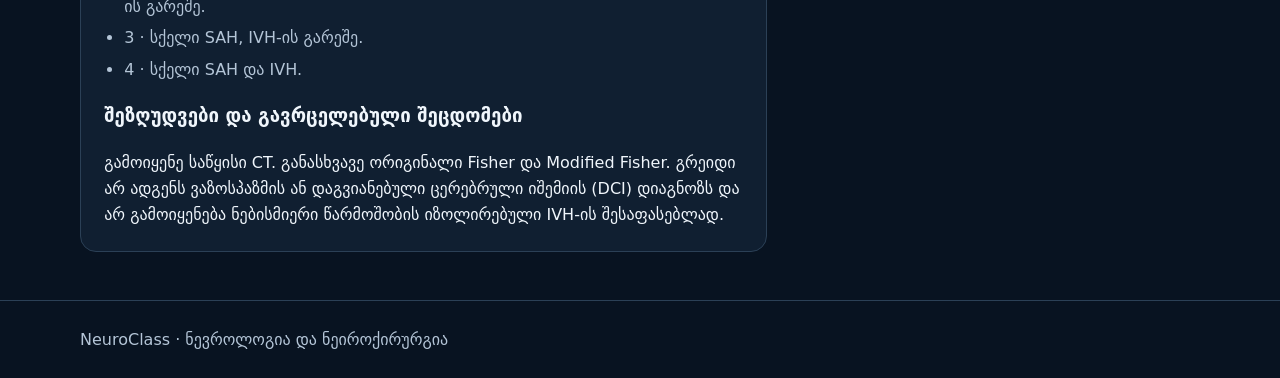
<file: modified-fisher.html>
<!doctype html>
<html lang="ka">
<head>
<meta charset="utf-8">
<meta name="viewport" content="width=device-width, initial-scale=1">
<meta name="theme-color" content="#081321">
<title>Modified Fisher Scale · NeuroClass</title>
<link rel="stylesheet" href="neuroclass.css">
<script defer src="neuroclass.js"></script>
</head>
<body>
<a class="skip" href="#main"><span data-ka="მთავარ შიგთავსზე" data-en="Skip to content">მთავარ შიგთავსზე</span></a>
<header class="topbar"><div class="wrap">
  <a class="brand" href="index.html"><span class="brand-mark" aria-hidden="true">NC</span> NeuroClass</a>
  <div class="lang" role="group" aria-label="ქართული / English">
    <button type="button" data-language="ka" aria-label="ქართული" aria-pressed="true">ქარ</button>
    <button type="button" data-language="en" aria-label="English" aria-pressed="false">EN</button>
  </div>
</div></header>
<main id="main">
<section class="hero"><div class="wrap">
  <a href="index.html"><span data-ka="← ყველა მოდული" data-en="← All modules">← ყველა მოდული</span></a>
  <div class="pills"><span class="pill"><span data-ka="ნეიროვასკულარული" data-en="Neurovascular">ნეიროვასკულარული</span></span>
    <span class="pill"><span data-ka="გამოსახულების გრეიდი" data-en="Imaging grade">გამოსახულების გრეიდი</span></span><span class="pill">2006</span></div>
  <h1>Modified Fisher Scale</h1>
  <p data-ka="ანევრიზმული სუბარაქნოიდული სისხლჩაქცევის CT გრეიდი." data-en="CT grading of aneurysmal subarachnoid hemorrhage." class="lead">ანევრიზმული სუბარაქნოიდული სისხლჩაქცევის CT გრეიდი.</p>
  <nav class="pills jump" aria-label="მოდული / Module"><a href="#assessment-section"><span data-ka="შეფასება" data-en="Assessment">შეფასება</span></a><a href="#criteria"><span data-ka="კრიტერიუმები" data-en="Criteria">კრიტერიუმები</span></a><a href="#quiz-section"><span data-ka="ქვიზი" data-en="Quiz">ქვიზი</span></a><a href="#sources"><span data-ka="წყაროები" data-en="Sources">წყაროები</span></a></nav>
</div></section>
<div class="wrap">
  <p data-ka="საგანმანათლებლო გამოყენებისთვის. შედეგი გადაამოწმე პირველწყაროსა და კლინიკურ მონაცემებთან. დიაგნოსტიკის, ტრიაჟისა და მკურნალობის გადაწყვეტილება სრულ შეფასებას მოითხოვს." data-en="For education. Verify results against the primary source and clinical findings. Diagnosis, triage and treatment decisions require full clinical assessment." class="notice">საგანმანათლებლო გამოყენებისთვის. შედეგი გადაამოწმე პირველწყაროსა და კლინიკურ მონაცემებთან. დიაგნოსტიკის, ტრიაჟისა და მკურნალობის გადაწყვეტილება სრულ შეფასებას მოითხოვს.</p>
  <div class="module-grid">
    <div>
      <section class="section" id="assessment-section">
        <h2 data-ka="სტრუქტურირებული შეფასება" data-en="Structured assessment">სტრუქტურირებული შეფასება</h2>
        <p data-ka="საწყის არაკონტრასტულ CT-ზე აღწერე სუბარაქნოიდული სისხლი (SAH) და ინტრავენტრიკულური სისხლჩაქცევა (IVH). გრეიდი გამოიყენება სიმპტომური ვაზოსპაზმის (symptomatic vasospasm) რისკის სტრატიფიკაციისთვის." data-en="On admission noncontrast CT, characterize subarachnoid blood (SAH) and intraventricular hemorrhage (IVH). The grade stratifies risk of symptomatic vasospasm.">საწყის არაკონტრასტულ CT-ზე აღწერე სუბარაქნოიდული სისხლი (SAH) და ინტრავენტრიკულური სისხლჩაქცევა (IVH). გრეიდი გამოიყენება სიმპტომური ვაზოსპაზმის (symptomatic vasospasm) რისკის სტრატიფიკაციისთვის.</p>
        <noscript><p data-ka="კალკულატორისა და ქვიზისთვის ჩართე JavaScript. კრიტერიუმები ქვემოთაა." data-en="Enable JavaScript for the calculator and quiz. Criteria are listed below.">კალკულატორისა და ქვიზისთვის ჩართე JavaScript. კრიტერიუმები ქვემოთაა.</p></noscript>
        <form id="assessment" autocomplete="off">
          <div class="fields"><label><span data-ka="სუბარაქნოიდული სისხლი (SAH)" data-en="Subarachnoid blood (SAH)">სუბარაქნოიდული სისხლი (SAH)</span><select name="field-0" aria-describedby="hint-0"><option data-ka="აირჩიე…" data-en="Select…" value="">აირჩიე…</option><option data-ka="არ ჩანს (Absent)" data-en="Absent" value="none">არ ჩანს (Absent)</option><option data-ka="თხელი შრე (Thin)" data-en="Thin" value="thin">თხელი შრე (Thin)</option><option data-ka="სქელი შრე (Thick)" data-en="Thick" value="thick">სქელი შრე (Thick)</option><option data-ka="გაურკვეველია" data-en="Uncertain" value="uncertain">გაურკვეველია</option></select><small data-ka="2006 წლის კვლევაში თხელ და სქელ შრეებს შორის ფიქსირებული საზომი ზღვარი არ გამოუყენებიათ." data-en="The 2006 study did not apply a fixed measurement threshold for thin versus thick." id="hint-0">2006 წლის კვლევაში თხელ და სქელ შრეებს შორის ფიქსირებული საზომი ზღვარი არ გამოუყენებიათ.</small></label><label><span data-ka="ინტრავენტრიკულური სისხლი (IVH)" data-en="Intraventricular blood (IVH)">ინტრავენტრიკულური სისხლი (IVH)</span><select name="field-1"><option data-ka="აირჩიე…" data-en="Select…" value="">აირჩიე…</option><option data-ka="არ ჩანს (Absent)" data-en="Absent" value="0">არ ჩანს (Absent)</option><option data-ka="ჩანს (Present)" data-en="Present" value="1">ჩანს (Present)</option><option data-ka="გაურკვეველია" data-en="Uncertain" value="uncertain">გაურკვეველია</option></select></label></div>
          <div class="actions">
            <button type="button" class="primary" id="load-example"><span data-ka="მაგალითის ჩატვირთვა" data-en="Load example">მაგალითის ჩატვირთვა</span></button>
            <button type="reset"><span data-ka="გასუფთავება" data-en="Reset">გასუფთავება</span></button>
          </div>
        </form>
        <div class="result" id="result" role="status" aria-live="polite" tabindex="-1"></div>
        <small data-ka="ველებში აირჩიე მხოლოდ კლინიკური კრიტერიუმები. შეფასების პასუხები ბრაუზერში მუშავდება და აპი მათ არ აგზავნის ან ინახავს." data-en="Select clinical criteria only. Assessment answers are processed in the browser and are neither sent nor stored by the app.">ველებში აირჩიე მხოლოდ კლინიკური კრიტერიუმები. შეფასების პასუხები ბრაუზერში მუშავდება და აპი მათ არ აგზავნის ან ინახავს.</small>
      </section>
      <section class="section reference" id="criteria">
        <h2 data-ka="კრიტერიუმები და ინტერპრეტაცია" data-en="Criteria and interpretation">კრიტერიუმები და ინტერპრეტაცია</h2>
        <dl><dt><span data-ka="სუბარაქნოიდული სისხლი (SAH)" data-en="Subarachnoid blood (SAH)">სუბარაქნოიდული სისხლი (SAH)</span></dt><dd><ul><li><span data-ka="არ ჩანს (Absent)" data-en="Absent">არ ჩანს (Absent)</span></li><li><span data-ka="თხელი შრე (Thin)" data-en="Thin">თხელი შრე (Thin)</span></li><li><span data-ka="სქელი შრე (Thick)" data-en="Thick">სქელი შრე (Thick)</span></li></ul></dd><dt><span data-ka="ინტრავენტრიკულური სისხლი (IVH)" data-en="Intraventricular blood (IVH)">ინტრავენტრიკულური სისხლი (IVH)</span></dt><dd><ul><li><span data-ka="არ ჩანს (Absent)" data-en="Absent">არ ჩანს (Absent)</span></li><li><span data-ka="ჩანს (Present)" data-en="Present">ჩანს (Present)</span></li></ul></dd><dt><span data-ka="შედეგის კატეგორიები" data-en="Result categories">შედეგის კატეგორიები</span></dt><dd><ul><li>0 · <span data-ka="SAH და IVH არ ჩანს." data-en="No visible SAH or IVH.">SAH და IVH არ ჩანს.</span></li><li>1 · <span data-ka="თხელი SAH, IVH-ის გარეშე." data-en="Thin SAH without IVH.">თხელი SAH, IVH-ის გარეშე.</span></li><li>2 · <span data-ka="თხელი SAH და IVH. Frontera-ს ცხრილ 1-ში აქვე ხვდება IVH ხილული SAH-ის გარეშე." data-en="Thin SAH with IVH. Frontera Table 1 also assigns visible IVH with no visible SAH here.">თხელი SAH და IVH. Frontera-ს ცხრილ 1-ში აქვე ხვდება IVH ხილული SAH-ის გარეშე.</span></li><li>3 · <span data-ka="სქელი SAH, IVH-ის გარეშე." data-en="Thick SAH without IVH.">სქელი SAH, IVH-ის გარეშე.</span></li><li>4 · <span data-ka="სქელი SAH და IVH." data-en="Thick SAH with IVH.">სქელი SAH და IVH.</span></li></ul></dd></dl>
        <h3><span data-ka="შეზღუდვები და გავრცელებული შეცდომები" data-en="Limitations and common pitfalls">შეზღუდვები და გავრცელებული შეცდომები</span></h3>
        <p data-ka="გამოიყენე საწყისი CT. განასხვავე ორიგინალი Fisher და Modified Fisher. გრეიდი არ ადგენს ვაზოსპაზმის ან დაგვიანებული ცერებრული იშემიის (DCI) დიაგნოზს და არ გამოიყენება ნებისმიერი წარმოშობის იზოლირებული IVH-ის შესაფასებლად." data-en="Use the admission CT and distinguish original Fisher from Modified Fisher. The grade does not diagnose vasospasm or delayed cerebral ischemia (DCI) and does not apply to isolated IVH of any cause.">გამოიყენე საწყისი CT. განასხვავე ორიგინალი Fisher და Modified Fisher. გრეიდი არ ადგენს ვაზოსპაზმის ან დაგვიანებული ცერებრული იშემიის (DCI) დიაგნოზს და არ გამოიყენება ნებისმიერი წარმოშობის იზოლირებული IVH-ის შესაფასებლად.</p>
      </section>
    </div>
    <div class="side">
      <section class="section">
        <h2 data-ka="კლინიკური მაგალითი" data-en="Worked example">კლინიკური მაგალითი</h2>
        <p data-ka="ბაზალურ ცისტერნებში სქელი სისხლია და პარკუჭებშიც ჩანს სისხლი. გრეიდი 4." data-en="Thick blood fills basal cisterns and blood is visible in the ventricles. Grade 4.">ბაზალურ ცისტერნებში სქელი სისხლია და პარკუჭებშიც ჩანს სისხლი. გრეიდი 4.</p>
      </section>
      <section class="section" id="quiz-section">
        <h2 data-ka="მოკლე ქვიზი" data-en="Quick quiz">მოკლე ქვიზი</h2>
        <form id="quiz">
          <fieldset class="quiz-question"><legend>1. <span data-ka="სქელი SAH IVH-ის გარეშე რომელ გრეიდს შეესაბამება?" data-en="What is thick SAH without IVH?">სქელი SAH IVH-ის გარეშე რომელ გრეიდს შეესაბამება?</span></legend><label><input type="radio" name="q0" value="0"><span data-ka="2" data-en="2">2</span></label><label><input type="radio" name="q0" value="1"><span data-ka="3" data-en="3">3</span></label><label><input type="radio" name="q0" value="2"><span data-ka="4" data-en="4">4</span></label><span id="feedback-0" class="feedback"></span></fieldset><fieldset class="quiz-question"><legend>2. <span data-ka="რომელი კვლევაა კლასიფიკაციის საფუძველი?" data-en="Which study is used for grading?">რომელი კვლევაა კლასიფიკაციის საფუძველი?</span></legend><label><input type="radio" name="q1" value="0"><span data-ka="საწყისი CT" data-en="Admission CT">საწყისი CT</span></label><label><input type="radio" name="q1" value="1"><span data-ka="დოპლერი" data-en="Doppler">დოპლერი</span></label><label><input type="radio" name="q1" value="2"><span data-ka="DSA" data-en="DSA">DSA</span></label><span id="feedback-1" class="feedback"></span></fieldset>
          <button type="submit"><span data-ka="პასუხების შემოწმება" data-en="Check answers">პასუხების შემოწმება</span></button>
          <p class="feedback" id="quiz-score" role="status"></p>
        </form>
      </section>
      <section class="section sources" id="sources">
        <h2 data-ka="წყაროები" data-en="References">წყაროები</h2>
        <ul><li><a href="https://pubmed.ncbi.nlm.nih.gov/16823296/" target="_blank" rel="noopener noreferrer">Frontera et al. · Prediction of symptomatic vasospasm after SAH, Table 1 (2006)</a></li><li><a href="https://pubmed.ncbi.nlm.nih.gov/37212182/" target="_blank" rel="noopener noreferrer">AHA/ASA · Guideline for aneurysmal subarachnoid hemorrhage (2023)</a></li></ul>
      </section>
    </div>
  </div>
</div>
<script type="application/json" id="model">{"mode": "map", "short": "mFisher", "outcomes": {"0": ["CT-ზე SAH ან IVH არ ჩანს. 0 გრეიდი ანევრიზმულ SAH-ს არ გამორიცხავს.", "Neither SAH nor IVH is visible. Grade 0 does not exclude aneurysmal SAH."], "1": ["თხელი SAH, IVH-ის გარეშე.", "Thin SAH without IVH."], "2": ["IVH სქელი SAH-ის გარეშე. თუ SAH საერთოდ არ ჩანს, ეს შეესაბამება Frontera-ს ცხრილ 1-ს ანევრიზმული SAH-ის კონტექსტში.", "IVH without thick SAH. With no visible SAH this follows Frontera Table 1 in the aneurysmal SAH context."], "3": ["სქელი SAH, IVH-ის გარეშე.", "Thick SAH without IVH."], "4": ["სქელი SAH და IVH. საწყის კვლევაში სიმპტომური ვაზოსპაზმის ყველაზე მაღალი რისკი ამ ჯგუფში იყო.", "Thick SAH with IVH. This group had the highest risk of symptomatic vasospasm in the original cohort."]}, "unknown": ["თუ მიგნებები ზუსტად არ შეესაბამება რომელიმე კატეგორიას, გადაამოწმე გამოსახულება და აღწერე გაურკვევლობა.", "If findings do not clearly match a category, review the images and document the uncertainty."], "mapping": {"none,0": "0", "none,1": "2", "thin,0": "1", "thin,1": "2", "thick,0": "3", "thick,1": "4"}, "example": ["thick", "1"], "quiz": [{"prompt": ["სქელი SAH IVH-ის გარეშე რომელ გრეიდს შეესაბამება?", "What is thick SAH without IVH?"], "options": [["2", "2"], ["3", "3"], ["4", "4"]], "correct": 1, "why": ["სქელი SAH და IVH-ის არარსებობა ნიშნავს გრეიდ 3-ს.", "Thick SAH without IVH is grade 3."]}, {"prompt": ["რომელი კვლევაა კლასიფიკაციის საფუძველი?", "Which study is used for grading?"], "options": [["საწყისი CT", "Admission CT"], ["დოპლერი", "Doppler"], ["DSA", "DSA"]], "correct": 0, "why": ["საწყისი CT აჩვენებს სისხლის განაწილებას.", "Admission CT shows blood distribution."]}]}</script>
</main>
<footer><div class="wrap">NeuroClass · <span data-ka="ნევროლოგია და ნეიროქირურგია" data-en="Neurology &amp; neurosurgery">ნევროლოგია და ნეიროქირურგია</span></div></footer>
</body>
</html>
</file>
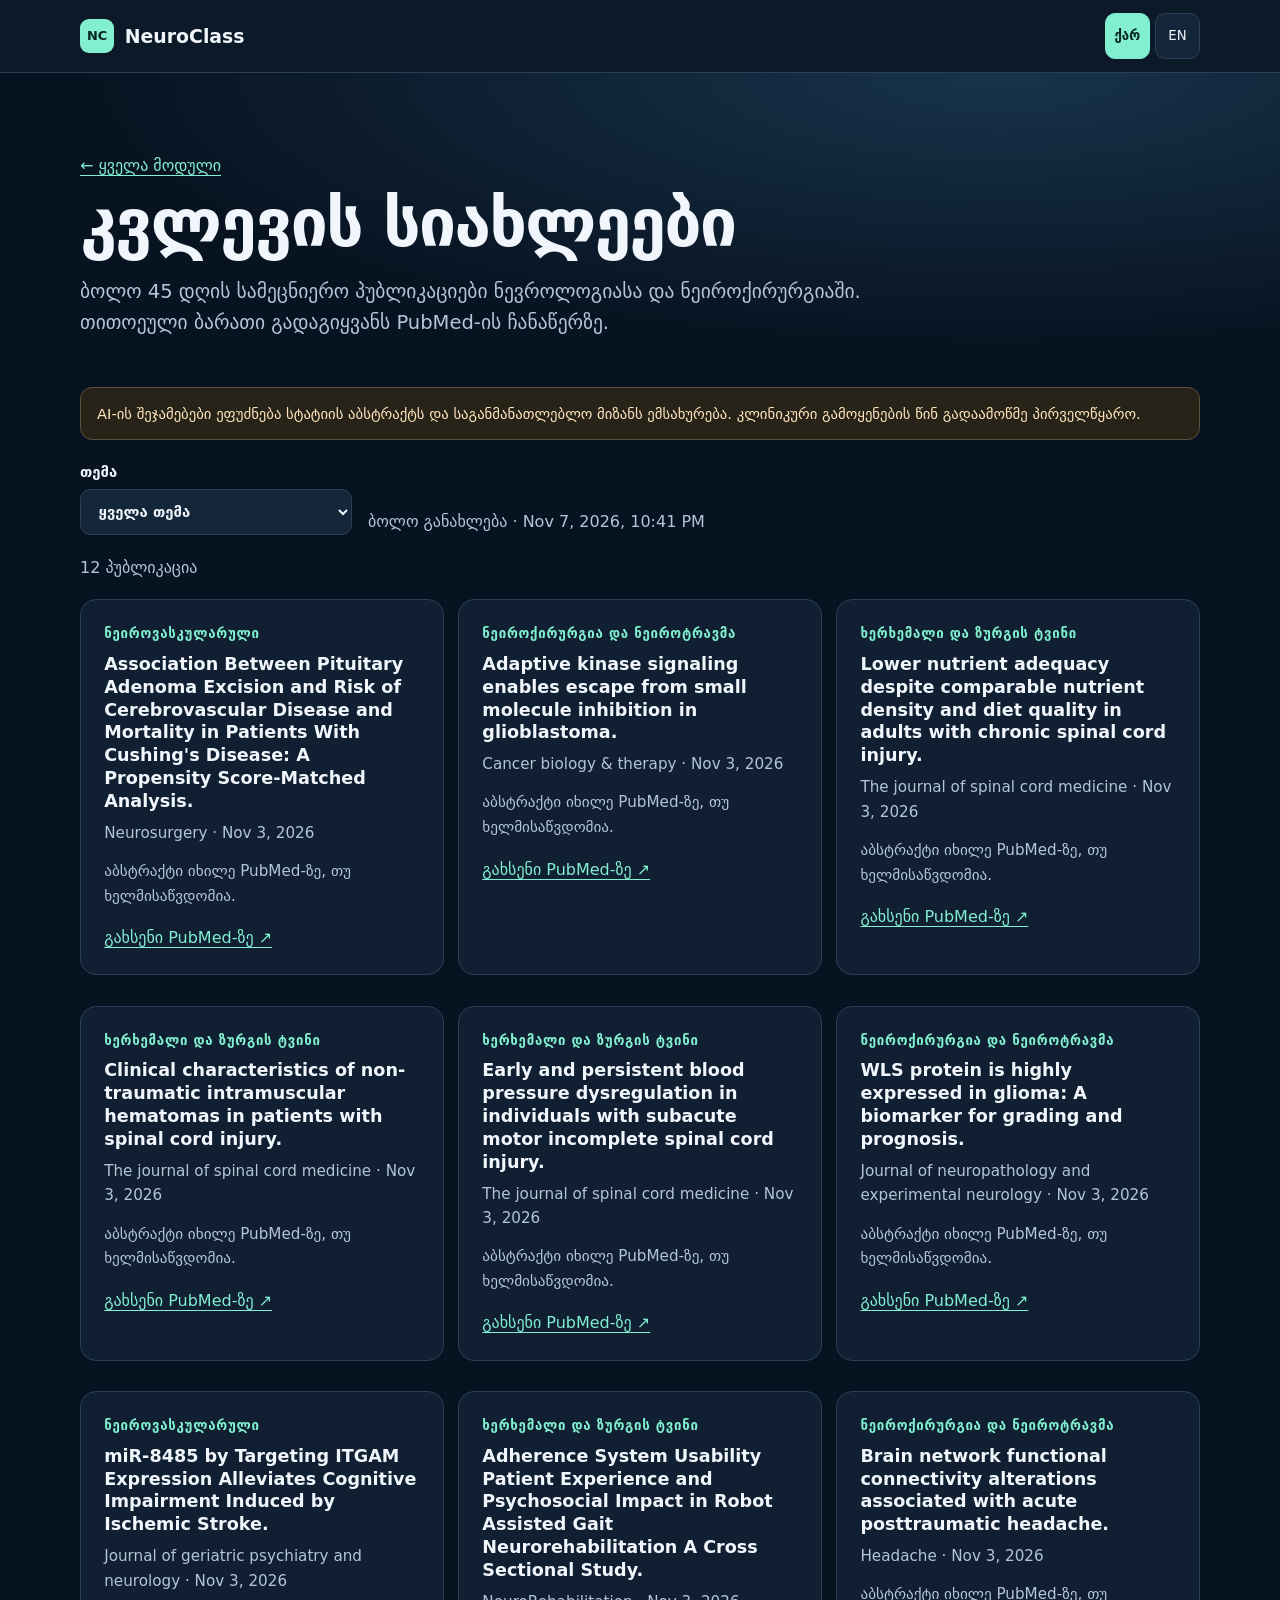
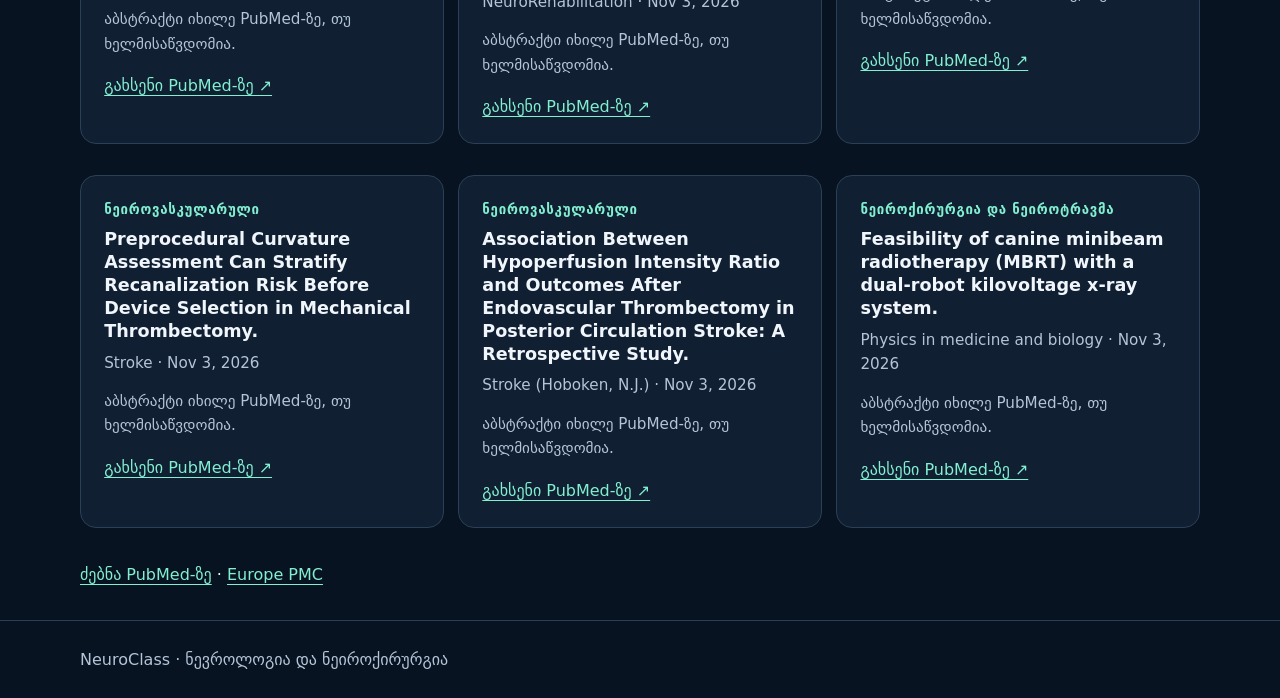
<file: news.html>
<!doctype html>
<html lang="ka">
<head>
<meta charset="utf-8">
<meta name="viewport" content="width=device-width, initial-scale=1">
<meta name="theme-color" content="#081321">
<title>Research news · NeuroClass</title>
<link rel="stylesheet" href="neuroclass.css">
<script defer src="neuroclass.js"></script>
<script defer src="news.js"></script>
</head>
<body>
<a class="skip" href="#main" data-ka="მთავარ შიგთავსზე" data-en="Skip to content">მთავარ შიგთავსზე</a>
<header class="topbar"><div class="wrap">
  <a class="brand" href="index.html"><span class="brand-mark" aria-hidden="true">NC</span> NeuroClass</a>
  <div class="lang" role="group" aria-label="ქართული / English">
    <button type="button" data-language="ka" aria-label="ქართული" aria-pressed="true">ქარ</button>
    <button type="button" data-language="en" aria-label="English" aria-pressed="false">EN</button>
  </div>
</div></header>
<main id="main">
<section class="hero"><div class="wrap">
  <a href="index.html" data-ka="← ყველა მოდული" data-en="← All modules">← ყველა მოდული</a>
  <h1 data-ka="კვლევის სიახლეები" data-en="Research news">კვლევის სიახლეები</h1>
  <p class="lead" data-ka="ბოლო 45 დღის სამეცნიერო პუბლიკაციები ნევროლოგიასა და ნეიროქირურგიაში. თითოეული ბარათი გადაგიყვანს PubMed-ის ჩანაწერზე." data-en="Neurology and neurosurgery publications from the past 45 days. Each card links to its PubMed record.">ბოლო 45 დღის სამეცნიერო პუბლიკაციები ნევროლოგიასა და ნეიროქირურგიაში. თითოეული ბარათი გადაგიყვანს PubMed-ის ჩანაწერზე.</p>
</div></section>
<div class="wrap">
  <p class="notice" data-ka="AI-ის შეჯამებები ეფუძნება სტატიის აბსტრაქტს და საგანმანათლებლო მიზანს ემსახურება. კლინიკური გამოყენების წინ გადაამოწმე პირველწყარო." data-en="AI briefs are based on article abstracts and are for education. Verify the original publication before clinical use.">AI-ის შეჯამებები ეფუძნება სტატიის აბსტრაქტს და საგანმანათლებლო მიზანს ემსახურება. კლინიკური გამოყენების წინ გადაამოწმე პირველწყარო.</p>
  <div class="news-controls">
    <label><span data-ka="თემა" data-en="Topic">თემა</span>
      <select id="news-topic">
        <option value="all" data-ka="ყველა თემა" data-en="All topics">ყველა თემა</option>
        <option value="vascular" data-ka="ნეიროვასკულარული" data-en="Neurovascular">ნეიროვასკულარული</option>
        <option value="spine" data-ka="ხერხემალი და ზურგის ტვინი" data-en="Spine and spinal cord">ხერხემალი და ზურგის ტვინი</option>
        <option value="neurosurgery" data-ka="ნეიროქირურგია და ნეიროტრავმა" data-en="Neurosurgery and neurotrauma">ნეიროქირურგია და ნეიროტრავმა</option>
      </select>
    </label>
    <p id="news-updated" class="muted"></p>
  </div>
  <p id="news-status" role="status" class="muted">იტვირთება…</p>
  <div id="news-items" class="grid"></div>
  <p><a href="https://pubmed.ncbi.nlm.nih.gov/" data-ka="ძებნა PubMed-ზე" data-en="Search PubMed">ძებნა PubMed-ზე</a> · <a href="https://europepmc.org/RestfulWebService">Europe PMC</a></p>
  <noscript>სიახლეების სანახავად ჩართე JavaScript. / Enable JavaScript to view the feed.</noscript>
</div>
</main>
<footer><div class="wrap">NeuroClass · <span data-ka="ნევროლოგია და ნეიროქირურგია" data-en="Neurology &amp; neurosurgery">ნევროლოგია და ნეიროქირურგია</span></div></footer>
</body>
</html>
</file>
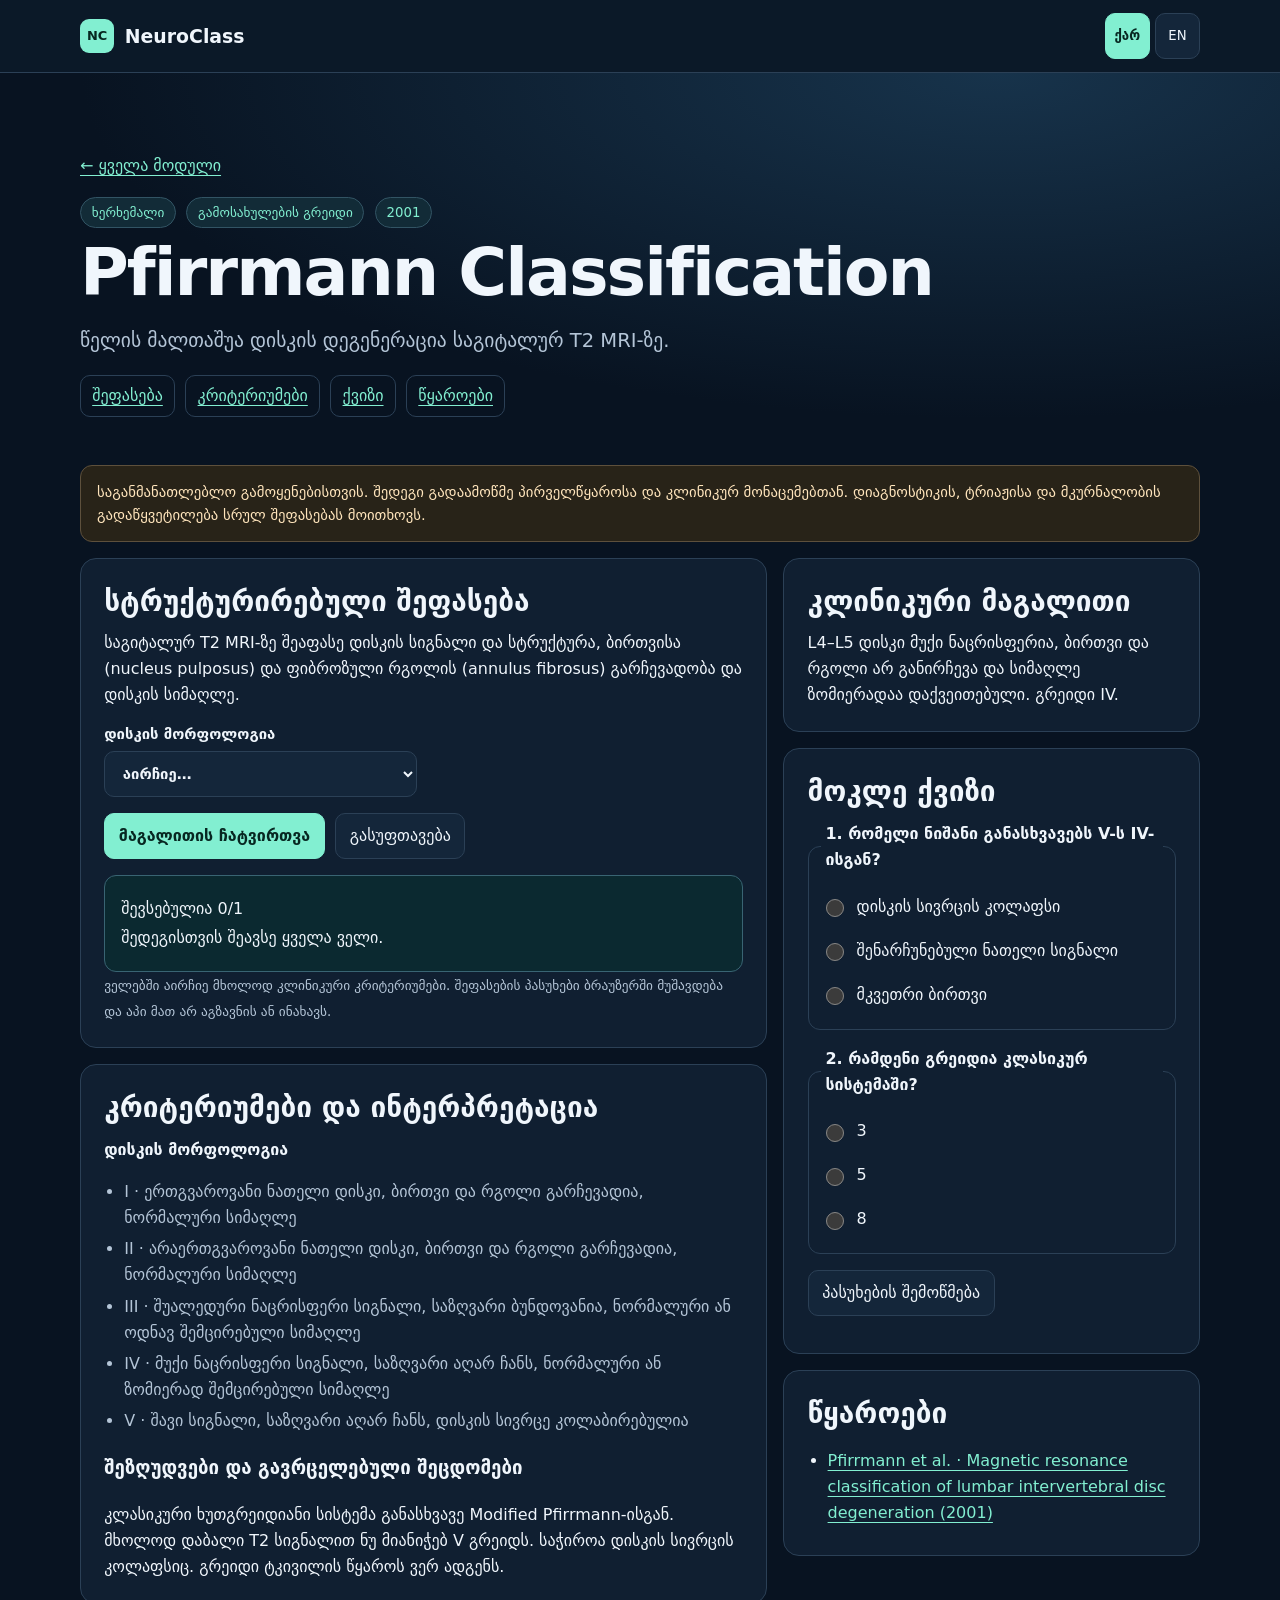
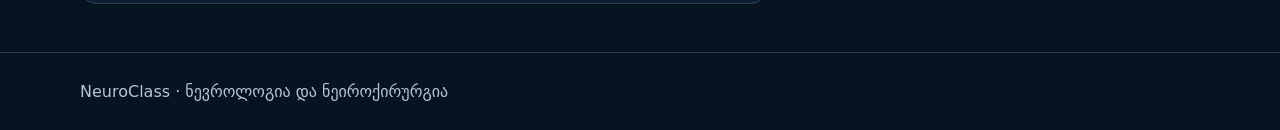
<file: pfirrmann.html>
<!doctype html>
<html lang="ka">
<head>
<meta charset="utf-8">
<meta name="viewport" content="width=device-width, initial-scale=1">
<meta name="theme-color" content="#081321">
<title>Pfirrmann Classification · NeuroClass</title>
<link rel="stylesheet" href="neuroclass.css">
<script defer src="neuroclass.js"></script>
</head>
<body>
<a class="skip" href="#main"><span data-ka="მთავარ შიგთავსზე" data-en="Skip to content">მთავარ შიგთავსზე</span></a>
<header class="topbar"><div class="wrap">
  <a class="brand" href="index.html"><span class="brand-mark" aria-hidden="true">NC</span> NeuroClass</a>
  <div class="lang" role="group" aria-label="ქართული / English">
    <button type="button" data-language="ka" aria-label="ქართული" aria-pressed="true">ქარ</button>
    <button type="button" data-language="en" aria-label="English" aria-pressed="false">EN</button>
  </div>
</div></header>
<main id="main">
<section class="hero"><div class="wrap">
  <a href="index.html"><span data-ka="← ყველა მოდული" data-en="← All modules">← ყველა მოდული</span></a>
  <div class="pills"><span class="pill"><span data-ka="ხერხემალი" data-en="Spine">ხერხემალი</span></span>
    <span class="pill"><span data-ka="გამოსახულების გრეიდი" data-en="Imaging grade">გამოსახულების გრეიდი</span></span><span class="pill">2001</span></div>
  <h1>Pfirrmann Classification</h1>
  <p data-ka="წელის მალთაშუა დისკის დეგენერაცია საგიტალურ T2 MRI-ზე." data-en="Lumbar intervertebral disc degeneration on sagittal T2 MRI." class="lead">წელის მალთაშუა დისკის დეგენერაცია საგიტალურ T2 MRI-ზე.</p>
  <nav class="pills jump" aria-label="მოდული / Module"><a href="#assessment-section"><span data-ka="შეფასება" data-en="Assessment">შეფასება</span></a><a href="#criteria"><span data-ka="კრიტერიუმები" data-en="Criteria">კრიტერიუმები</span></a><a href="#quiz-section"><span data-ka="ქვიზი" data-en="Quiz">ქვიზი</span></a><a href="#sources"><span data-ka="წყაროები" data-en="Sources">წყაროები</span></a></nav>
</div></section>
<div class="wrap">
  <p data-ka="საგანმანათლებლო გამოყენებისთვის. შედეგი გადაამოწმე პირველწყაროსა და კლინიკურ მონაცემებთან. დიაგნოსტიკის, ტრიაჟისა და მკურნალობის გადაწყვეტილება სრულ შეფასებას მოითხოვს." data-en="For education. Verify results against the primary source and clinical findings. Diagnosis, triage and treatment decisions require full clinical assessment." class="notice">საგანმანათლებლო გამოყენებისთვის. შედეგი გადაამოწმე პირველწყაროსა და კლინიკურ მონაცემებთან. დიაგნოსტიკის, ტრიაჟისა და მკურნალობის გადაწყვეტილება სრულ შეფასებას მოითხოვს.</p>
  <div class="module-grid">
    <div>
      <section class="section" id="assessment-section">
        <h2 data-ka="სტრუქტურირებული შეფასება" data-en="Structured assessment">სტრუქტურირებული შეფასება</h2>
        <p data-ka="საგიტალურ T2 MRI-ზე შეაფასე დისკის სიგნალი და სტრუქტურა, ბირთვისა (nucleus pulposus) და ფიბროზული რგოლის (annulus fibrosus) გარჩევადობა და დისკის სიმაღლე." data-en="On sagittal T2 MRI assess disc signal and structure, nucleus pulposus–annulus fibrosus distinction, and disc height.">საგიტალურ T2 MRI-ზე შეაფასე დისკის სიგნალი და სტრუქტურა, ბირთვისა (nucleus pulposus) და ფიბროზული რგოლის (annulus fibrosus) გარჩევადობა და დისკის სიმაღლე.</p>
        <noscript><p data-ka="კალკულატორისა და ქვიზისთვის ჩართე JavaScript. კრიტერიუმები ქვემოთაა." data-en="Enable JavaScript for the calculator and quiz. Criteria are listed below.">კალკულატორისა და ქვიზისთვის ჩართე JavaScript. კრიტერიუმები ქვემოთაა.</p></noscript>
        <form id="assessment" autocomplete="off">
          <div class="fields"><label><span data-ka="დისკის მორფოლოგია" data-en="Disc morphology">დისკის მორფოლოგია</span><select name="field-0"><option data-ka="აირჩიე…" data-en="Select…" value="">აირჩიე…</option><option data-ka="I · ერთგვაროვანი ნათელი დისკი, ბირთვი და რგოლი გარჩევადია, ნორმალური სიმაღლე" data-en="I · Uniform bright disc, distinct nucleus and annulus, normal height" value="I">I · ერთგვაროვანი ნათელი დისკი, ბირთვი და რგოლი გარჩევადია, ნორმალური სიმაღლე</option><option data-ka="II · არაერთგვაროვანი ნათელი დისკი, ბირთვი და რგოლი გარჩევადია, ნორმალური სიმაღლე" data-en="II · Nonuniform bright disc, distinct nucleus and annulus, normal height" value="II">II · არაერთგვაროვანი ნათელი დისკი, ბირთვი და რგოლი გარჩევადია, ნორმალური სიმაღლე</option><option data-ka="III · შუალედური ნაცრისფერი სიგნალი, საზღვარი ბუნდოვანია, ნორმალური ან ოდნავ შემცირებული სიმაღლე" data-en="III · Intermediate gray signal, blurred distinction, normal or slightly reduced height" value="III">III · შუალედური ნაცრისფერი სიგნალი, საზღვარი ბუნდოვანია, ნორმალური ან ოდნავ შემცირებული სიმაღლე</option><option data-ka="IV · მუქი ნაცრისფერი სიგნალი, საზღვარი აღარ ჩანს, ნორმალური ან ზომიერად შემცირებული სიმაღლე" data-en="IV · Dark gray signal, lost distinction, normal or moderately reduced height" value="IV">IV · მუქი ნაცრისფერი სიგნალი, საზღვარი აღარ ჩანს, ნორმალური ან ზომიერად შემცირებული სიმაღლე</option><option data-ka="V · შავი სიგნალი, საზღვარი აღარ ჩანს, დისკის სივრცე კოლაბირებულია" data-en="V · Black signal, lost distinction, collapsed disc space" value="V">V · შავი სიგნალი, საზღვარი აღარ ჩანს, დისკის სივრცე კოლაბირებულია</option><option data-ka="შერეული ან გაურკვეველი სურათი" data-en="Mixed or indeterminate appearance" value="uncertain">შერეული ან გაურკვეველი სურათი</option></select></label></div>
          <div class="actions">
            <button type="button" class="primary" id="load-example"><span data-ka="მაგალითის ჩატვირთვა" data-en="Load example">მაგალითის ჩატვირთვა</span></button>
            <button type="reset"><span data-ka="გასუფთავება" data-en="Reset">გასუფთავება</span></button>
          </div>
        </form>
        <div class="result" id="result" role="status" aria-live="polite" tabindex="-1"></div>
        <small data-ka="ველებში აირჩიე მხოლოდ კლინიკური კრიტერიუმები. შეფასების პასუხები ბრაუზერში მუშავდება და აპი მათ არ აგზავნის ან ინახავს." data-en="Select clinical criteria only. Assessment answers are processed in the browser and are neither sent nor stored by the app.">ველებში აირჩიე მხოლოდ კლინიკური კრიტერიუმები. შეფასების პასუხები ბრაუზერში მუშავდება და აპი მათ არ აგზავნის ან ინახავს.</small>
      </section>
      <section class="section reference" id="criteria">
        <h2 data-ka="კრიტერიუმები და ინტერპრეტაცია" data-en="Criteria and interpretation">კრიტერიუმები და ინტერპრეტაცია</h2>
        <dl><dt><span data-ka="დისკის მორფოლოგია" data-en="Disc morphology">დისკის მორფოლოგია</span></dt><dd><ul><li><span data-ka="I · ერთგვაროვანი ნათელი დისკი, ბირთვი და რგოლი გარჩევადია, ნორმალური სიმაღლე" data-en="I · Uniform bright disc, distinct nucleus and annulus, normal height">I · ერთგვაროვანი ნათელი დისკი, ბირთვი და რგოლი გარჩევადია, ნორმალური სიმაღლე</span></li><li><span data-ka="II · არაერთგვაროვანი ნათელი დისკი, ბირთვი და რგოლი გარჩევადია, ნორმალური სიმაღლე" data-en="II · Nonuniform bright disc, distinct nucleus and annulus, normal height">II · არაერთგვაროვანი ნათელი დისკი, ბირთვი და რგოლი გარჩევადია, ნორმალური სიმაღლე</span></li><li><span data-ka="III · შუალედური ნაცრისფერი სიგნალი, საზღვარი ბუნდოვანია, ნორმალური ან ოდნავ შემცირებული სიმაღლე" data-en="III · Intermediate gray signal, blurred distinction, normal or slightly reduced height">III · შუალედური ნაცრისფერი სიგნალი, საზღვარი ბუნდოვანია, ნორმალური ან ოდნავ შემცირებული სიმაღლე</span></li><li><span data-ka="IV · მუქი ნაცრისფერი სიგნალი, საზღვარი აღარ ჩანს, ნორმალური ან ზომიერად შემცირებული სიმაღლე" data-en="IV · Dark gray signal, lost distinction, normal or moderately reduced height">IV · მუქი ნაცრისფერი სიგნალი, საზღვარი აღარ ჩანს, ნორმალური ან ზომიერად შემცირებული სიმაღლე</span></li><li><span data-ka="V · შავი სიგნალი, საზღვარი აღარ ჩანს, დისკის სივრცე კოლაბირებულია" data-en="V · Black signal, lost distinction, collapsed disc space">V · შავი სიგნალი, საზღვარი აღარ ჩანს, დისკის სივრცე კოლაბირებულია</span></li></ul></dd></dl>
        <h3><span data-ka="შეზღუდვები და გავრცელებული შეცდომები" data-en="Limitations and common pitfalls">შეზღუდვები და გავრცელებული შეცდომები</span></h3>
        <p data-ka="კლასიკური ხუთგრეიდიანი სისტემა განასხვავე Modified Pfirrmann-ისგან. მხოლოდ დაბალი T2 სიგნალით ნუ მიანიჭებ V გრეიდს. საჭიროა დისკის სივრცის კოლაფსიც. გრეიდი ტკივილის წყაროს ვერ ადგენს." data-en="Distinguish the original five-grade system from Modified Pfirrmann. Grade V requires disc space collapse in addition to low signal. Grading does not establish the pain generator.">კლასიკური ხუთგრეიდიანი სისტემა განასხვავე Modified Pfirrmann-ისგან. მხოლოდ დაბალი T2 სიგნალით ნუ მიანიჭებ V გრეიდს. საჭიროა დისკის სივრცის კოლაფსიც. გრეიდი ტკივილის წყაროს ვერ ადგენს.</p>
      </section>
    </div>
    <div class="side">
      <section class="section">
        <h2 data-ka="კლინიკური მაგალითი" data-en="Worked example">კლინიკური მაგალითი</h2>
        <p data-ka="L4–L5 დისკი მუქი ნაცრისფერია, ბირთვი და რგოლი არ განირჩევა და სიმაღლე ზომიერადაა დაქვეითებული. გრეიდი IV." data-en="The L4–L5 disc is dark gray, the nucleus and annulus are indistinct, and height is moderately reduced. Grade IV.">L4–L5 დისკი მუქი ნაცრისფერია, ბირთვი და რგოლი არ განირჩევა და სიმაღლე ზომიერადაა დაქვეითებული. გრეიდი IV.</p>
      </section>
      <section class="section" id="quiz-section">
        <h2 data-ka="მოკლე ქვიზი" data-en="Quick quiz">მოკლე ქვიზი</h2>
        <form id="quiz">
          <fieldset class="quiz-question"><legend>1. <span data-ka="რომელი ნიშანი განასხვავებს V-ს IV-ისგან?" data-en="Which feature distinguishes V from IV?">რომელი ნიშანი განასხვავებს V-ს IV-ისგან?</span></legend><label><input type="radio" name="q0" value="0"><span data-ka="დისკის სივრცის კოლაფსი" data-en="Collapsed disc space">დისკის სივრცის კოლაფსი</span></label><label><input type="radio" name="q0" value="1"><span data-ka="შენარჩუნებული ნათელი სიგნალი" data-en="Preserved bright signal">შენარჩუნებული ნათელი სიგნალი</span></label><label><input type="radio" name="q0" value="2"><span data-ka="მკვეთრი ბირთვი" data-en="Clearly defined nucleus">მკვეთრი ბირთვი</span></label><span id="feedback-0" class="feedback"></span></fieldset><fieldset class="quiz-question"><legend>2. <span data-ka="რამდენი გრეიდია კლასიკურ სისტემაში?" data-en="How many grades are in the original scale?">რამდენი გრეიდია კლასიკურ სისტემაში?</span></legend><label><input type="radio" name="q1" value="0"><span data-ka="3" data-en="3">3</span></label><label><input type="radio" name="q1" value="1"><span data-ka="5" data-en="5">5</span></label><label><input type="radio" name="q1" value="2"><span data-ka="8" data-en="8">8</span></label><span id="feedback-1" class="feedback"></span></fieldset>
          <button type="submit"><span data-ka="პასუხების შემოწმება" data-en="Check answers">პასუხების შემოწმება</span></button>
          <p class="feedback" id="quiz-score" role="status"></p>
        </form>
      </section>
      <section class="section sources" id="sources">
        <h2 data-ka="წყაროები" data-en="References">წყაროები</h2>
        <ul><li><a href="https://pubmed.ncbi.nlm.nih.gov/11568697/" target="_blank" rel="noopener noreferrer">Pfirrmann et al. · Magnetic resonance classification of lumbar intervertebral disc degeneration (2001)</a></li></ul>
      </section>
    </div>
  </div>
</div>
<script type="application/json" id="model">{"mode": "select", "short": "Pfirrmann", "default": ["უფრო მაღალი გრეიდი დეგენერაციის უფრო გამოხატულ MRI ნიშნებს აღწერს.", "Higher grades describe more advanced degeneration on MRI."], "unknown": ["თუ მიგნებები ზუსტად არ შეესაბამება რომელიმე კატეგორიას, გადაამოწმე გამოსახულება და აღწერე გაურკვევლობა.", "If findings do not clearly match a category, review the images and document the uncertainty."], "example": ["IV"], "quiz": [{"prompt": ["რომელი ნიშანი განასხვავებს V-ს IV-ისგან?", "Which feature distinguishes V from IV?"], "options": [["დისკის სივრცის კოლაფსი", "Collapsed disc space"], ["შენარჩუნებული ნათელი სიგნალი", "Preserved bright signal"], ["მკვეთრი ბირთვი", "Clearly defined nucleus"]], "correct": 0, "why": ["V გრეიდში დისკის სივრცე კოლაბირებულია.", "Grade V includes a collapsed disc space."]}, {"prompt": ["რამდენი გრეიდია კლასიკურ სისტემაში?", "How many grades are in the original scale?"], "options": [["3", "3"], ["5", "5"], ["8", "8"]], "correct": 1, "why": ["ორიგინალი სისტემა მოიცავს I–V გრეიდებს.", "The original system spans grades I–V."]}]}</script>
</main>
<footer><div class="wrap">NeuroClass · <span data-ka="ნევროლოგია და ნეიროქირურგია" data-en="Neurology &amp; neurosurgery">ნევროლოგია და ნეიროქირურგია</span></div></footer>
</body>
</html>
</file>
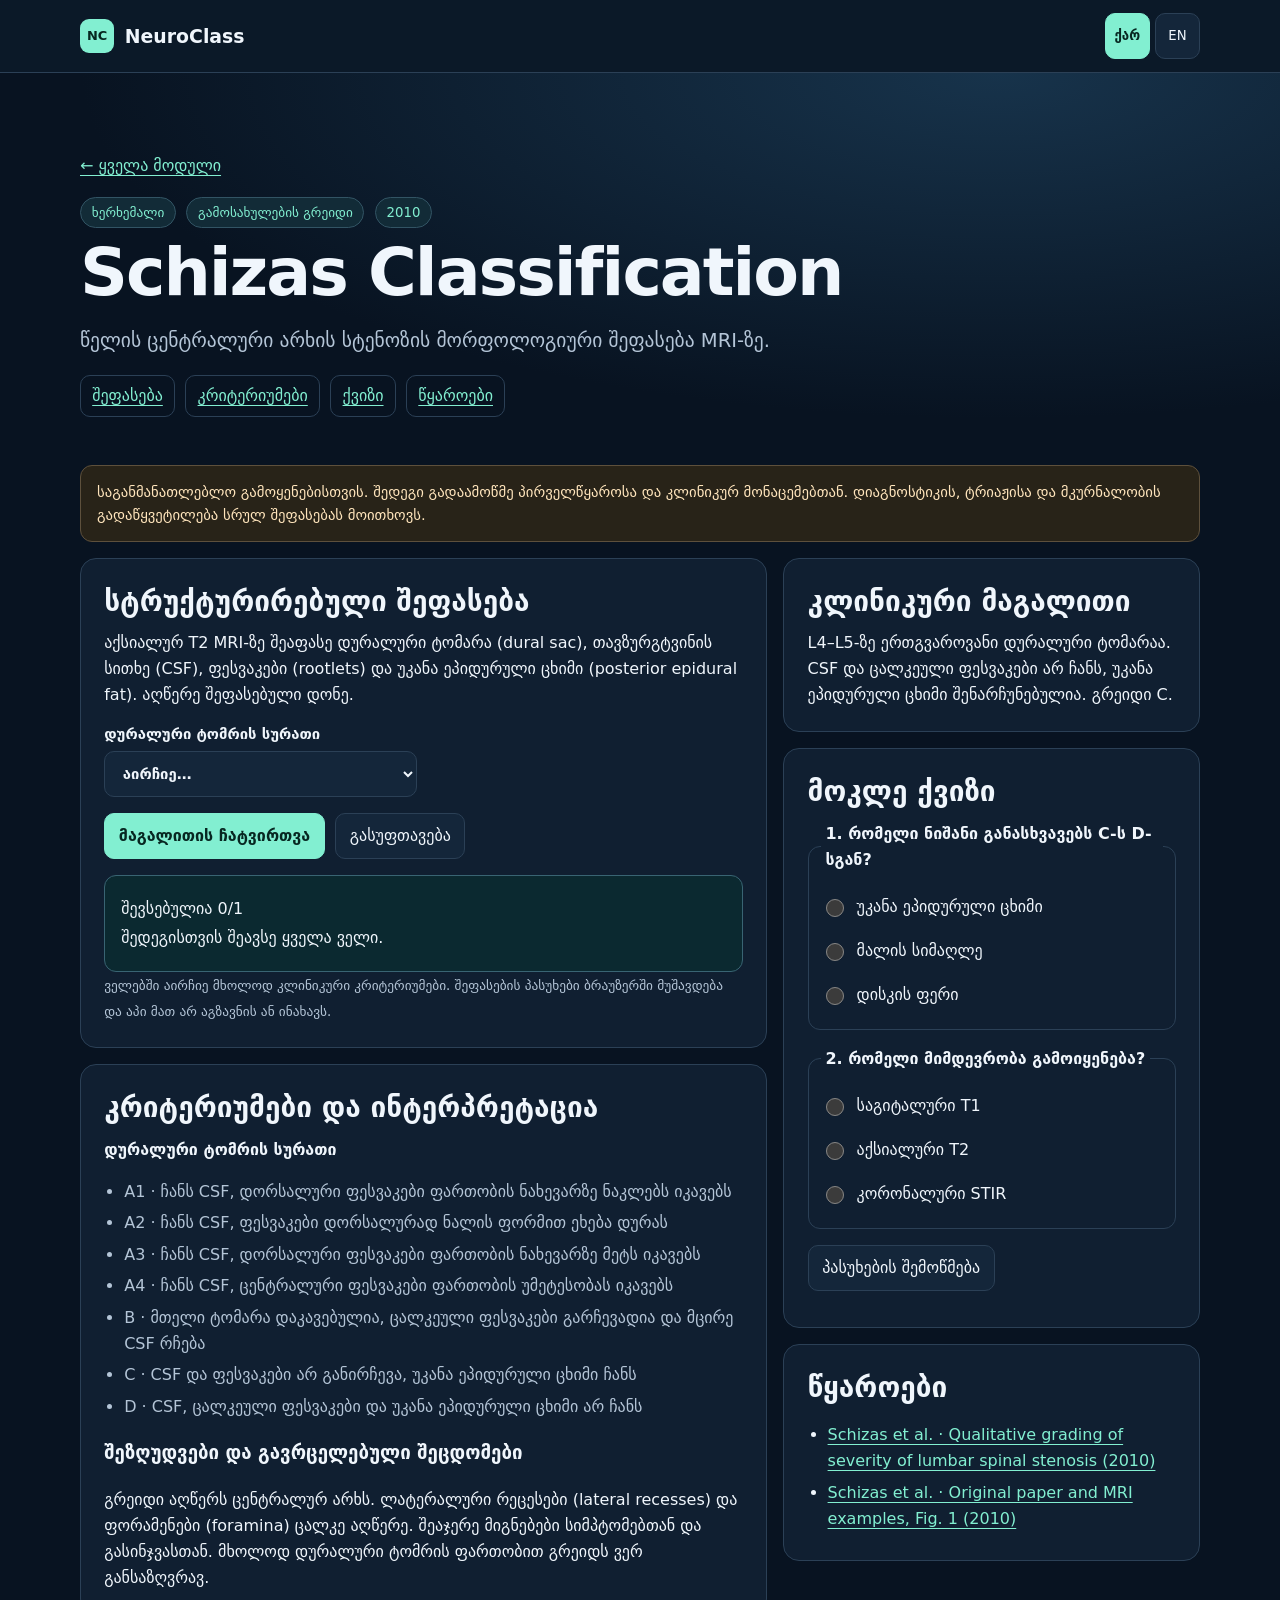
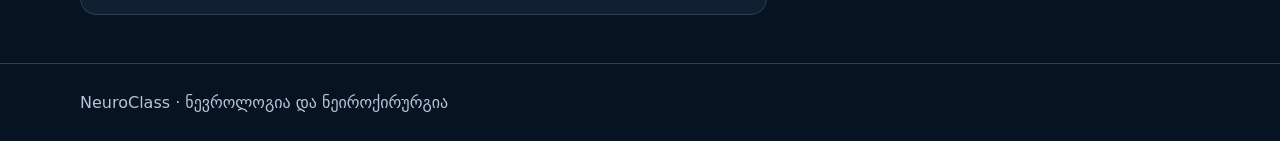
<file: schizas.html>
<!doctype html>
<html lang="ka">
<head>
<meta charset="utf-8">
<meta name="viewport" content="width=device-width, initial-scale=1">
<meta name="theme-color" content="#081321">
<title>Schizas Classification · NeuroClass</title>
<link rel="stylesheet" href="neuroclass.css">
<script defer src="neuroclass.js"></script>
</head>
<body>
<a class="skip" href="#main"><span data-ka="მთავარ შიგთავსზე" data-en="Skip to content">მთავარ შიგთავსზე</span></a>
<header class="topbar"><div class="wrap">
  <a class="brand" href="index.html"><span class="brand-mark" aria-hidden="true">NC</span> NeuroClass</a>
  <div class="lang" role="group" aria-label="ქართული / English">
    <button type="button" data-language="ka" aria-label="ქართული" aria-pressed="true">ქარ</button>
    <button type="button" data-language="en" aria-label="English" aria-pressed="false">EN</button>
  </div>
</div></header>
<main id="main">
<section class="hero"><div class="wrap">
  <a href="index.html"><span data-ka="← ყველა მოდული" data-en="← All modules">← ყველა მოდული</span></a>
  <div class="pills"><span class="pill"><span data-ka="ხერხემალი" data-en="Spine">ხერხემალი</span></span>
    <span class="pill"><span data-ka="გამოსახულების გრეიდი" data-en="Imaging grade">გამოსახულების გრეიდი</span></span><span class="pill">2010</span></div>
  <h1>Schizas Classification</h1>
  <p data-ka="წელის ცენტრალური არხის სტენოზის მორფოლოგიური შეფასება MRI-ზე." data-en="Morphological grading of lumbar central canal stenosis on MRI." class="lead">წელის ცენტრალური არხის სტენოზის მორფოლოგიური შეფასება MRI-ზე.</p>
  <nav class="pills jump" aria-label="მოდული / Module"><a href="#assessment-section"><span data-ka="შეფასება" data-en="Assessment">შეფასება</span></a><a href="#criteria"><span data-ka="კრიტერიუმები" data-en="Criteria">კრიტერიუმები</span></a><a href="#quiz-section"><span data-ka="ქვიზი" data-en="Quiz">ქვიზი</span></a><a href="#sources"><span data-ka="წყაროები" data-en="Sources">წყაროები</span></a></nav>
</div></section>
<div class="wrap">
  <p data-ka="საგანმანათლებლო გამოყენებისთვის. შედეგი გადაამოწმე პირველწყაროსა და კლინიკურ მონაცემებთან. დიაგნოსტიკის, ტრიაჟისა და მკურნალობის გადაწყვეტილება სრულ შეფასებას მოითხოვს." data-en="For education. Verify results against the primary source and clinical findings. Diagnosis, triage and treatment decisions require full clinical assessment." class="notice">საგანმანათლებლო გამოყენებისთვის. შედეგი გადაამოწმე პირველწყაროსა და კლინიკურ მონაცემებთან. დიაგნოსტიკის, ტრიაჟისა და მკურნალობის გადაწყვეტილება სრულ შეფასებას მოითხოვს.</p>
  <div class="module-grid">
    <div>
      <section class="section" id="assessment-section">
        <h2 data-ka="სტრუქტურირებული შეფასება" data-en="Structured assessment">სტრუქტურირებული შეფასება</h2>
        <p data-ka="აქსიალურ T2 MRI-ზე შეაფასე დურალური ტომარა (dural sac), თავზურგტვინის სითხე (CSF), ფესვაკები (rootlets) და უკანა ეპიდურული ცხიმი (posterior epidural fat). აღწერე შეფასებული დონე." data-en="On axial T2 MRI inspect the dural sac, CSF, rootlets and posterior epidural fat. Document the assessed level.">აქსიალურ T2 MRI-ზე შეაფასე დურალური ტომარა (dural sac), თავზურგტვინის სითხე (CSF), ფესვაკები (rootlets) და უკანა ეპიდურული ცხიმი (posterior epidural fat). აღწერე შეფასებული დონე.</p>
        <noscript><p data-ka="კალკულატორისა და ქვიზისთვის ჩართე JavaScript. კრიტერიუმები ქვემოთაა." data-en="Enable JavaScript for the calculator and quiz. Criteria are listed below.">კალკულატორისა და ქვიზისთვის ჩართე JavaScript. კრიტერიუმები ქვემოთაა.</p></noscript>
        <form id="assessment" autocomplete="off">
          <div class="fields"><label><span data-ka="დურალური ტომრის სურათი" data-en="Dural sac pattern">დურალური ტომრის სურათი</span><select name="field-0"><option data-ka="აირჩიე…" data-en="Select…" value="">აირჩიე…</option><option data-ka="A1 · ჩანს CSF, დორსალური ფესვაკები ფართობის ნახევარზე ნაკლებს იკავებს" data-en="A1 · Visible CSF, dorsal rootlets occupy &lt;half of the sac" value="A1">A1 · ჩანს CSF, დორსალური ფესვაკები ფართობის ნახევარზე ნაკლებს იკავებს</option><option data-ka="A2 · ჩანს CSF, ფესვაკები დორსალურად ნალის ფორმით ეხება დურას" data-en="A2 · Visible CSF, dorsal horseshoe rootlets contact dura" value="A2">A2 · ჩანს CSF, ფესვაკები დორსალურად ნალის ფორმით ეხება დურას</option><option data-ka="A3 · ჩანს CSF, დორსალური ფესვაკები ფართობის ნახევარზე მეტს იკავებს" data-en="A3 · Visible CSF, dorsal rootlets occupy &gt;half of the sac" value="A3">A3 · ჩანს CSF, დორსალური ფესვაკები ფართობის ნახევარზე მეტს იკავებს</option><option data-ka="A4 · ჩანს CSF, ცენტრალური ფესვაკები ფართობის უმეტესობას იკავებს" data-en="A4 · Visible CSF, central rootlets occupy most of the sac" value="A4">A4 · ჩანს CSF, ცენტრალური ფესვაკები ფართობის უმეტესობას იკავებს</option><option data-ka="B · მთელი ტომარა დაკავებულია, ცალკეული ფესვაკები გარჩევადია და მცირე CSF რჩება" data-en="B · Rootlets fill the sac but remain distinct, with residual CSF" value="B">B · მთელი ტომარა დაკავებულია, ცალკეული ფესვაკები გარჩევადია და მცირე CSF რჩება</option><option data-ka="C · CSF და ფესვაკები არ განირჩევა, უკანა ეპიდურული ცხიმი ჩანს" data-en="C · No visible CSF or separate rootlets, posterior epidural fat visible" value="C">C · CSF და ფესვაკები არ განირჩევა, უკანა ეპიდურული ცხიმი ჩანს</option><option data-ka="D · CSF, ცალკეული ფესვაკები და უკანა ეპიდურული ცხიმი არ ჩანს" data-en="D · No visible CSF, separate rootlets or posterior epidural fat" value="D">D · CSF, ცალკეული ფესვაკები და უკანა ეპიდურული ცხიმი არ ჩანს</option><option data-ka="სურათი გაურკვეველია" data-en="Indeterminate appearance" value="uncertain">სურათი გაურკვეველია</option></select></label></div>
          <div class="actions">
            <button type="button" class="primary" id="load-example"><span data-ka="მაგალითის ჩატვირთვა" data-en="Load example">მაგალითის ჩატვირთვა</span></button>
            <button type="reset"><span data-ka="გასუფთავება" data-en="Reset">გასუფთავება</span></button>
          </div>
        </form>
        <div class="result" id="result" role="status" aria-live="polite" tabindex="-1"></div>
        <small data-ka="ველებში აირჩიე მხოლოდ კლინიკური კრიტერიუმები. შეფასების პასუხები ბრაუზერში მუშავდება და აპი მათ არ აგზავნის ან ინახავს." data-en="Select clinical criteria only. Assessment answers are processed in the browser and are neither sent nor stored by the app.">ველებში აირჩიე მხოლოდ კლინიკური კრიტერიუმები. შეფასების პასუხები ბრაუზერში მუშავდება და აპი მათ არ აგზავნის ან ინახავს.</small>
      </section>
      <section class="section reference" id="criteria">
        <h2 data-ka="კრიტერიუმები და ინტერპრეტაცია" data-en="Criteria and interpretation">კრიტერიუმები და ინტერპრეტაცია</h2>
        <dl><dt><span data-ka="დურალური ტომრის სურათი" data-en="Dural sac pattern">დურალური ტომრის სურათი</span></dt><dd><ul><li><span data-ka="A1 · ჩანს CSF, დორსალური ფესვაკები ფართობის ნახევარზე ნაკლებს იკავებს" data-en="A1 · Visible CSF, dorsal rootlets occupy &lt;half of the sac">A1 · ჩანს CSF, დორსალური ფესვაკები ფართობის ნახევარზე ნაკლებს იკავებს</span></li><li><span data-ka="A2 · ჩანს CSF, ფესვაკები დორსალურად ნალის ფორმით ეხება დურას" data-en="A2 · Visible CSF, dorsal horseshoe rootlets contact dura">A2 · ჩანს CSF, ფესვაკები დორსალურად ნალის ფორმით ეხება დურას</span></li><li><span data-ka="A3 · ჩანს CSF, დორსალური ფესვაკები ფართობის ნახევარზე მეტს იკავებს" data-en="A3 · Visible CSF, dorsal rootlets occupy &gt;half of the sac">A3 · ჩანს CSF, დორსალური ფესვაკები ფართობის ნახევარზე მეტს იკავებს</span></li><li><span data-ka="A4 · ჩანს CSF, ცენტრალური ფესვაკები ფართობის უმეტესობას იკავებს" data-en="A4 · Visible CSF, central rootlets occupy most of the sac">A4 · ჩანს CSF, ცენტრალური ფესვაკები ფართობის უმეტესობას იკავებს</span></li><li><span data-ka="B · მთელი ტომარა დაკავებულია, ცალკეული ფესვაკები გარჩევადია და მცირე CSF რჩება" data-en="B · Rootlets fill the sac but remain distinct, with residual CSF">B · მთელი ტომარა დაკავებულია, ცალკეული ფესვაკები გარჩევადია და მცირე CSF რჩება</span></li><li><span data-ka="C · CSF და ფესვაკები არ განირჩევა, უკანა ეპიდურული ცხიმი ჩანს" data-en="C · No visible CSF or separate rootlets, posterior epidural fat visible">C · CSF და ფესვაკები არ განირჩევა, უკანა ეპიდურული ცხიმი ჩანს</span></li><li><span data-ka="D · CSF, ცალკეული ფესვაკები და უკანა ეპიდურული ცხიმი არ ჩანს" data-en="D · No visible CSF, separate rootlets or posterior epidural fat">D · CSF, ცალკეული ფესვაკები და უკანა ეპიდურული ცხიმი არ ჩანს</span></li></ul></dd></dl>
        <h3><span data-ka="შეზღუდვები და გავრცელებული შეცდომები" data-en="Limitations and common pitfalls">შეზღუდვები და გავრცელებული შეცდომები</span></h3>
        <p data-ka="გრეიდი აღწერს ცენტრალურ არხს. ლატერალური რეცესები (lateral recesses) და ფორამენები (foramina) ცალკე აღწერე. შეაჯერე მიგნებები სიმპტომებთან და გასინჯვასთან. მხოლოდ დურალური ტომრის ფართობით გრეიდს ვერ განსაზღვრავ." data-en="The grade describes the central canal. Report lateral recesses and foramina separately. Correlate with symptoms and examination. Dural sac area alone cannot establish the grade.">გრეიდი აღწერს ცენტრალურ არხს. ლატერალური რეცესები (lateral recesses) და ფორამენები (foramina) ცალკე აღწერე. შეაჯერე მიგნებები სიმპტომებთან და გასინჯვასთან. მხოლოდ დურალური ტომრის ფართობით გრეიდს ვერ განსაზღვრავ.</p>
      </section>
    </div>
    <div class="side">
      <section class="section">
        <h2 data-ka="კლინიკური მაგალითი" data-en="Worked example">კლინიკური მაგალითი</h2>
        <p data-ka="L4–L5-ზე ერთგვაროვანი დურალური ტომარაა. CSF და ცალკეული ფესვაკები არ ჩანს, უკანა ეპიდურული ცხიმი შენარჩუნებულია. გრეიდი C." data-en="At L4–L5 the sac is homogeneous. CSF and individual rootlets are indistinct, and posterior epidural fat is preserved. Grade C.">L4–L5-ზე ერთგვაროვანი დურალური ტომარაა. CSF და ცალკეული ფესვაკები არ ჩანს, უკანა ეპიდურული ცხიმი შენარჩუნებულია. გრეიდი C.</p>
      </section>
      <section class="section" id="quiz-section">
        <h2 data-ka="მოკლე ქვიზი" data-en="Quick quiz">მოკლე ქვიზი</h2>
        <form id="quiz">
          <fieldset class="quiz-question"><legend>1. <span data-ka="რომელი ნიშანი განასხვავებს C-ს D-სგან?" data-en="What distinguishes C from D?">რომელი ნიშანი განასხვავებს C-ს D-სგან?</span></legend><label><input type="radio" name="q0" value="0"><span data-ka="უკანა ეპიდურული ცხიმი" data-en="Posterior epidural fat">უკანა ეპიდურული ცხიმი</span></label><label><input type="radio" name="q0" value="1"><span data-ka="მალის სიმაღლე" data-en="Vertebral height">მალის სიმაღლე</span></label><label><input type="radio" name="q0" value="2"><span data-ka="დისკის ფერი" data-en="Disc signal">დისკის ფერი</span></label><span id="feedback-0" class="feedback"></span></fieldset><fieldset class="quiz-question"><legend>2. <span data-ka="რომელი მიმდევრობა გამოიყენება?" data-en="Which MRI sequence is used?">რომელი მიმდევრობა გამოიყენება?</span></legend><label><input type="radio" name="q1" value="0"><span data-ka="საგიტალური T1" data-en="Sagittal T1">საგიტალური T1</span></label><label><input type="radio" name="q1" value="1"><span data-ka="აქსიალური T2" data-en="Axial T2">აქსიალური T2</span></label><label><input type="radio" name="q1" value="2"><span data-ka="კორონალური STIR" data-en="Coronal STIR">კორონალური STIR</span></label><span id="feedback-1" class="feedback"></span></fieldset>
          <button type="submit"><span data-ka="პასუხების შემოწმება" data-en="Check answers">პასუხების შემოწმება</span></button>
          <p class="feedback" id="quiz-score" role="status"></p>
        </form>
      </section>
      <section class="section sources" id="sources">
        <h2 data-ka="წყაროები" data-en="References">წყაროები</h2>
        <ul><li><a href="https://pubmed.ncbi.nlm.nih.gov/20671589/" target="_blank" rel="noopener noreferrer">Schizas et al. · Qualitative grading of severity of lumbar spinal stenosis (2010)</a></li><li><a href="https://profschizas.com/resources/qualitative_grading.pdf" target="_blank" rel="noopener noreferrer">Schizas et al. · Original paper and MRI examples, Fig. 1 (2010)</a></li></ul>
      </section>
    </div>
  </div>
</div>
<script type="application/json" id="model">{"mode": "select", "short": "Schizas", "outcomes": {"A1": ["სტენოზი არ არის ან უმნიშვნელოა (No or minor stenosis).", "No or minor stenosis."], "A2": ["სტენოზი არ არის ან უმნიშვნელოა (No or minor stenosis).", "No or minor stenosis."], "A3": ["სტენოზი არ არის ან უმნიშვნელოა (No or minor stenosis).", "No or minor stenosis."], "A4": ["სტენოზი არ არის ან უმნიშვნელოა (No or minor stenosis).", "No or minor stenosis."], "B": ["ზომიერი სტენოზი (Moderate stenosis).", "Moderate stenosis."], "C": ["მძიმე სტენოზი (Severe stenosis).", "Severe stenosis."], "D": ["უკიდურესად მძიმე სტენოზი (Extreme stenosis).", "Extreme stenosis."]}, "unknown": ["თუ მიგნებები ზუსტად არ შეესაბამება რომელიმე კატეგორიას, გადაამოწმე გამოსახულება და აღწერე გაურკვევლობა.", "If findings do not clearly match a category, review the images and document the uncertainty."], "example": ["C"], "quiz": [{"prompt": ["რომელი ნიშანი განასხვავებს C-ს D-სგან?", "What distinguishes C from D?"], "options": [["უკანა ეპიდურული ცხიმი", "Posterior epidural fat"], ["მალის სიმაღლე", "Vertebral height"], ["დისკის ფერი", "Disc signal"]], "correct": 0, "why": ["C-ში უკანა ეპიდურული ცხიმი ჩანს.", "Posterior epidural fat remains visible in C."]}, {"prompt": ["რომელი მიმდევრობა გამოიყენება?", "Which MRI sequence is used?"], "options": [["საგიტალური T1", "Sagittal T1"], ["აქსიალური T2", "Axial T2"], ["კორონალური STIR", "Coronal STIR"]], "correct": 1, "why": ["ფესვაკებისა და CSF-ის განაწილება აქსიალურ T2-ზე შეაფასე.", "Axial T2 displays rootlet and CSF distribution."]}]}</script>
</main>
<footer><div class="wrap">NeuroClass · <span data-ka="ნევროლოგია და ნეიროქირურგია" data-en="Neurology &amp; neurosurgery">ნევროლოგია და ნეიროქირურგია</span></div></footer>
</body>
</html>
</file>
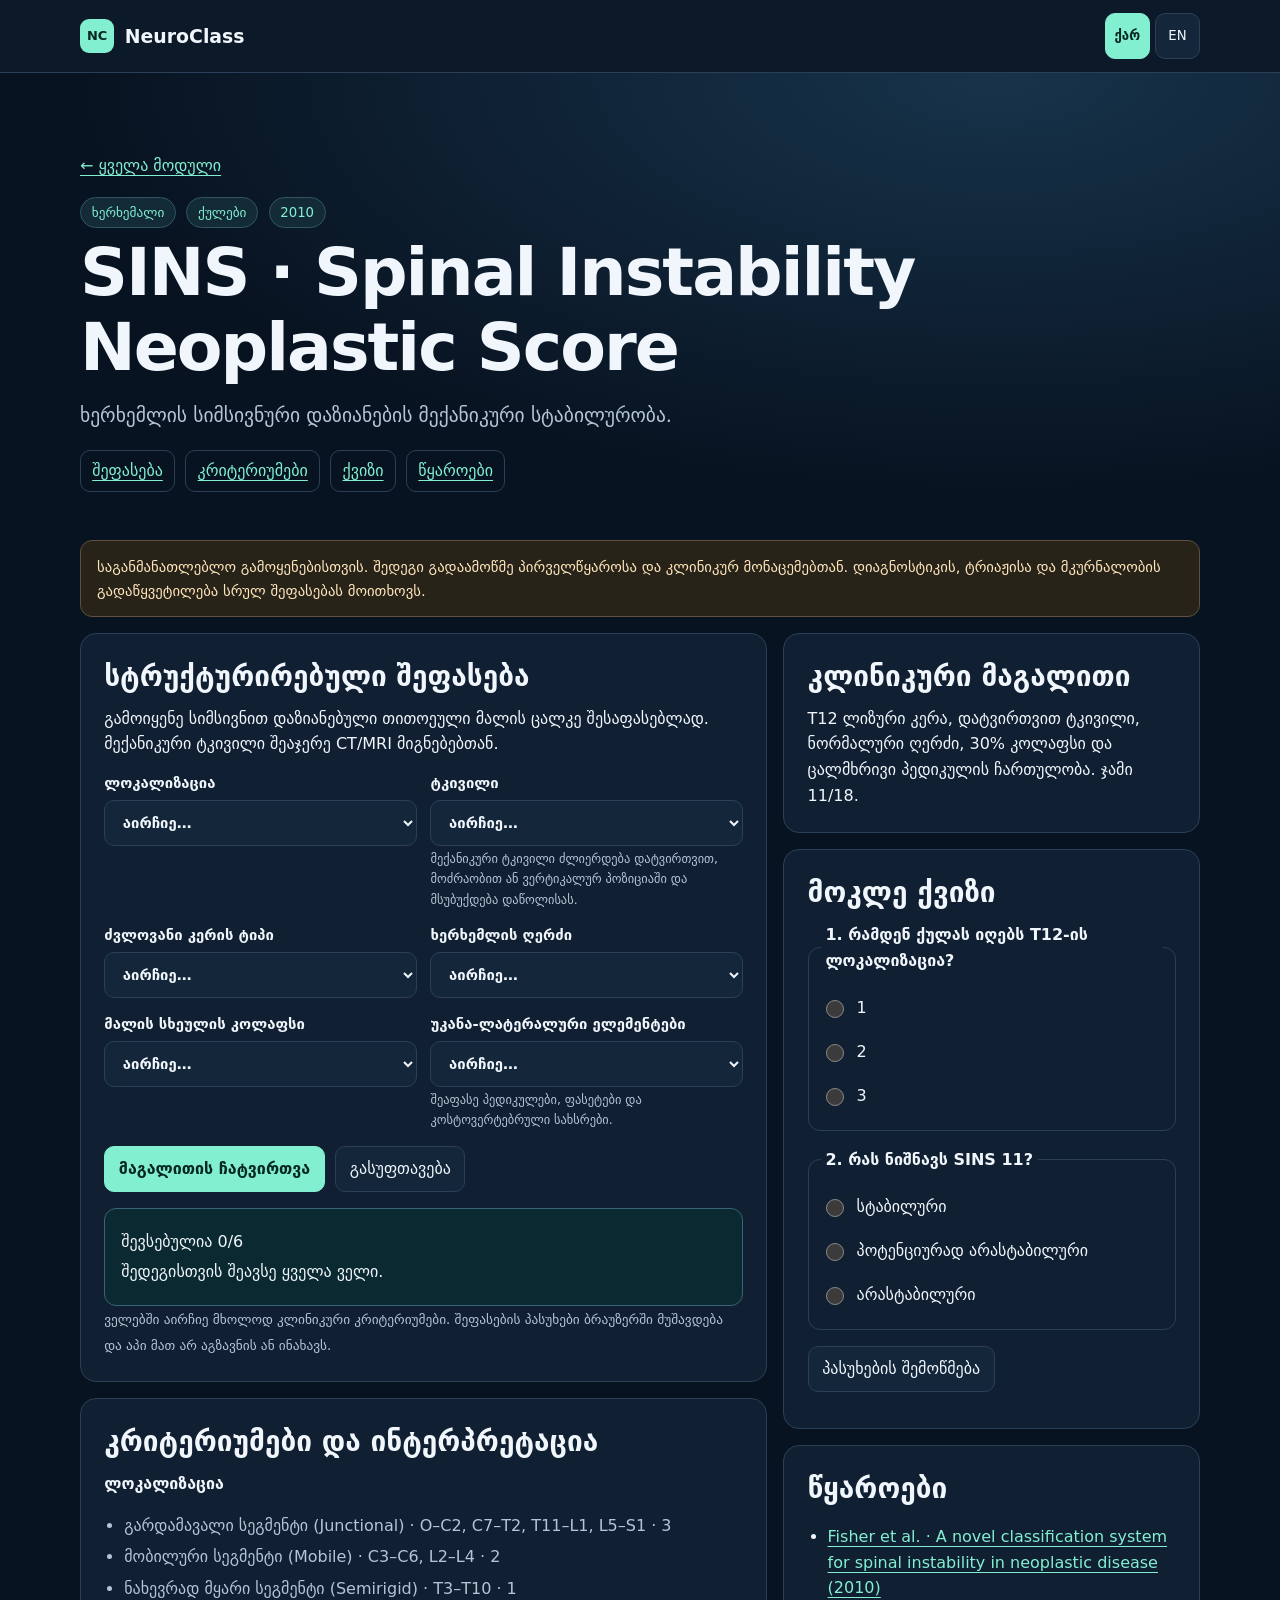
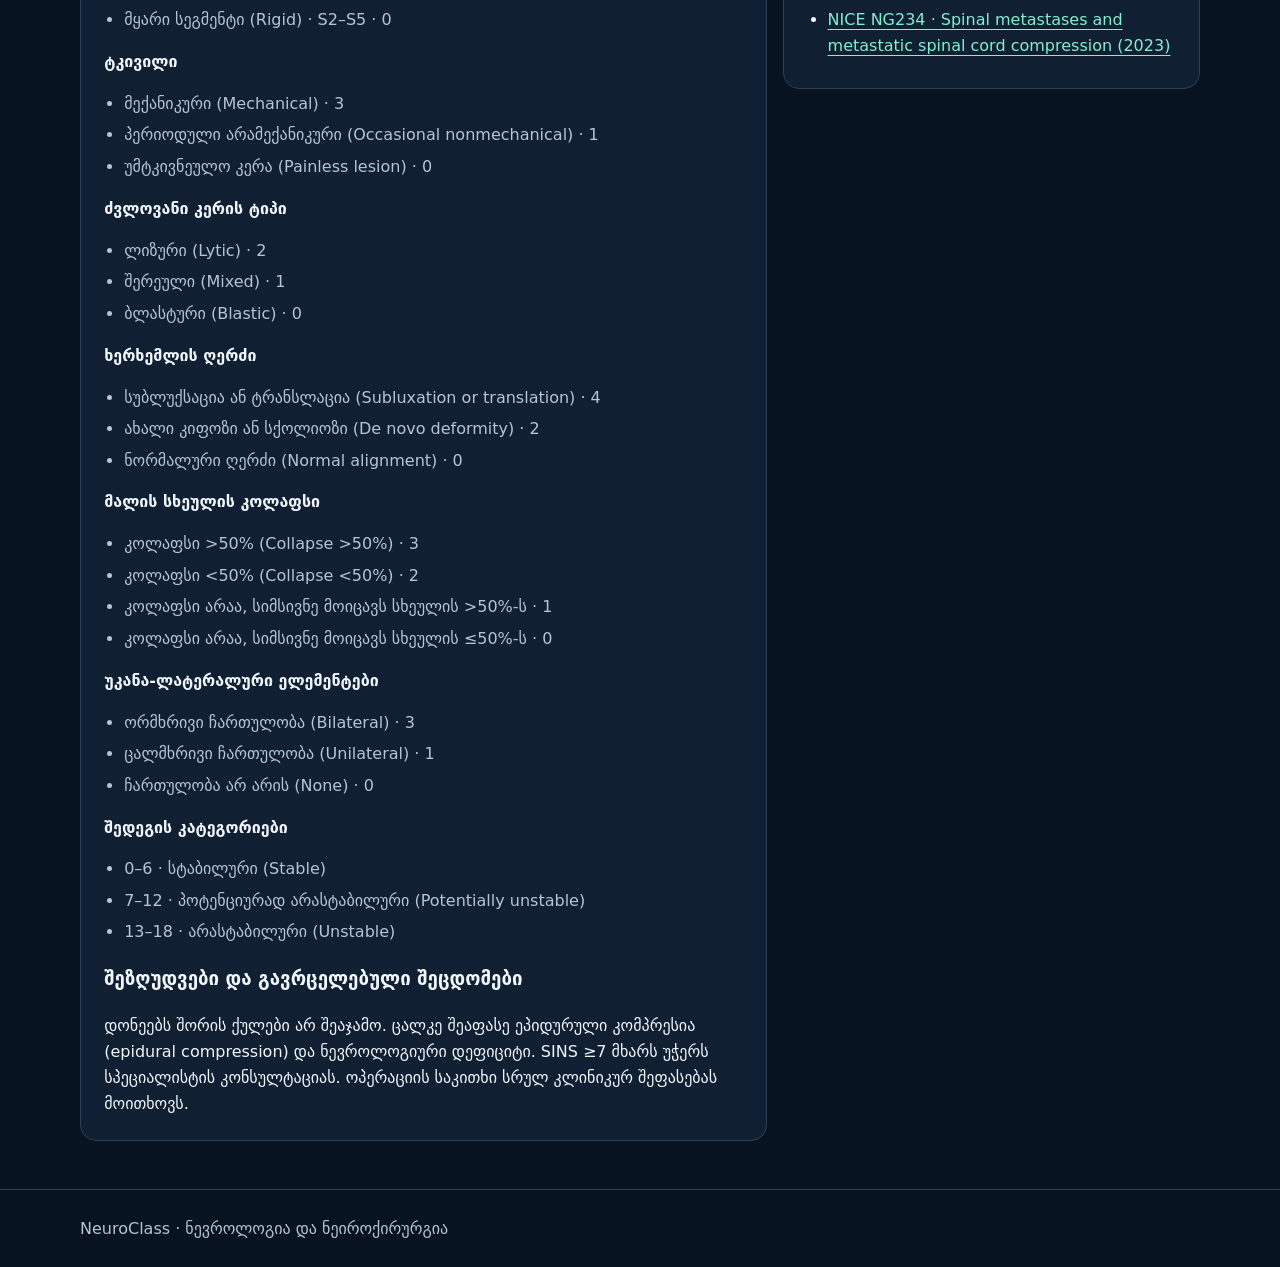
<file: sins.html>
<!doctype html>
<html lang="ka">
<head>
<meta charset="utf-8">
<meta name="viewport" content="width=device-width, initial-scale=1">
<meta name="theme-color" content="#081321">
<title>SINS · Spinal Instability Neoplastic Score · NeuroClass</title>
<link rel="stylesheet" href="neuroclass.css">
<script defer src="neuroclass.js"></script>
</head>
<body>
<a class="skip" href="#main"><span data-ka="მთავარ შიგთავსზე" data-en="Skip to content">მთავარ შიგთავსზე</span></a>
<header class="topbar"><div class="wrap">
  <a class="brand" href="index.html"><span class="brand-mark" aria-hidden="true">NC</span> NeuroClass</a>
  <div class="lang" role="group" aria-label="ქართული / English">
    <button type="button" data-language="ka" aria-label="ქართული" aria-pressed="true">ქარ</button>
    <button type="button" data-language="en" aria-label="English" aria-pressed="false">EN</button>
  </div>
</div></header>
<main id="main">
<section class="hero"><div class="wrap">
  <a href="index.html"><span data-ka="← ყველა მოდული" data-en="← All modules">← ყველა მოდული</span></a>
  <div class="pills"><span class="pill"><span data-ka="ხერხემალი" data-en="Spine">ხერხემალი</span></span>
    <span class="pill"><span data-ka="ქულები" data-en="Score">ქულები</span></span><span class="pill">2010</span></div>
  <h1>SINS · Spinal Instability Neoplastic Score</h1>
  <p data-ka="ხერხემლის სიმსივნური დაზიანების მექანიკური სტაბილურობა." data-en="Mechanical stability of a neoplastic spinal lesion." class="lead">ხერხემლის სიმსივნური დაზიანების მექანიკური სტაბილურობა.</p>
  <nav class="pills jump" aria-label="მოდული / Module"><a href="#assessment-section"><span data-ka="შეფასება" data-en="Assessment">შეფასება</span></a><a href="#criteria"><span data-ka="კრიტერიუმები" data-en="Criteria">კრიტერიუმები</span></a><a href="#quiz-section"><span data-ka="ქვიზი" data-en="Quiz">ქვიზი</span></a><a href="#sources"><span data-ka="წყაროები" data-en="Sources">წყაროები</span></a></nav>
</div></section>
<div class="wrap">
  <p data-ka="საგანმანათლებლო გამოყენებისთვის. შედეგი გადაამოწმე პირველწყაროსა და კლინიკურ მონაცემებთან. დიაგნოსტიკის, ტრიაჟისა და მკურნალობის გადაწყვეტილება სრულ შეფასებას მოითხოვს." data-en="For education. Verify results against the primary source and clinical findings. Diagnosis, triage and treatment decisions require full clinical assessment." class="notice">საგანმანათლებლო გამოყენებისთვის. შედეგი გადაამოწმე პირველწყაროსა და კლინიკურ მონაცემებთან. დიაგნოსტიკის, ტრიაჟისა და მკურნალობის გადაწყვეტილება სრულ შეფასებას მოითხოვს.</p>
  <div class="module-grid">
    <div>
      <section class="section" id="assessment-section">
        <h2 data-ka="სტრუქტურირებული შეფასება" data-en="Structured assessment">სტრუქტურირებული შეფასება</h2>
        <p data-ka="გამოიყენე სიმსივნით დაზიანებული თითოეული მალის ცალკე შესაფასებლად. მექანიკური ტკივილი შეაჯერე CT/MRI მიგნებებთან." data-en="Assess each affected vertebral level separately. Combine mechanical pain assessment with CT/MRI findings.">გამოიყენე სიმსივნით დაზიანებული თითოეული მალის ცალკე შესაფასებლად. მექანიკური ტკივილი შეაჯერე CT/MRI მიგნებებთან.</p>
        <noscript><p data-ka="კალკულატორისა და ქვიზისთვის ჩართე JavaScript. კრიტერიუმები ქვემოთაა." data-en="Enable JavaScript for the calculator and quiz. Criteria are listed below.">კალკულატორისა და ქვიზისთვის ჩართე JavaScript. კრიტერიუმები ქვემოთაა.</p></noscript>
        <form id="assessment" autocomplete="off">
          <div class="fields"><label><span data-ka="ლოკალიზაცია" data-en="Location">ლოკალიზაცია</span><select name="field-0"><option data-ka="აირჩიე…" data-en="Select…" value="">აირჩიე…</option><option data-ka="გარდამავალი სეგმენტი (Junctional) · O–C2, C7–T2, T11–L1, L5–S1 · 3" data-en="Junctional · O–C2, C7–T2, T11–L1, L5–S1 · 3" value="3">გარდამავალი სეგმენტი (Junctional) · O–C2, C7–T2, T11–L1, L5–S1 · 3</option><option data-ka="მობილური სეგმენტი (Mobile) · C3–C6, L2–L4 · 2" data-en="Mobile · C3–C6, L2–L4 · 2" value="2">მობილური სეგმენტი (Mobile) · C3–C6, L2–L4 · 2</option><option data-ka="ნახევრად მყარი სეგმენტი (Semirigid) · T3–T10 · 1" data-en="Semirigid · T3–T10 · 1" value="1">ნახევრად მყარი სეგმენტი (Semirigid) · T3–T10 · 1</option><option data-ka="მყარი სეგმენტი (Rigid) · S2–S5 · 0" data-en="Rigid · S2–S5 · 0" value="0">მყარი სეგმენტი (Rigid) · S2–S5 · 0</option></select></label><label><span data-ka="ტკივილი" data-en="Pain">ტკივილი</span><select name="field-1" aria-describedby="hint-1"><option data-ka="აირჩიე…" data-en="Select…" value="">აირჩიე…</option><option data-ka="მექანიკური (Mechanical) · 3" data-en="Mechanical · 3" value="3">მექანიკური (Mechanical) · 3</option><option data-ka="პერიოდული არამექანიკური (Occasional nonmechanical) · 1" data-en="Occasional nonmechanical · 1" value="1">პერიოდული არამექანიკური (Occasional nonmechanical) · 1</option><option data-ka="უმტკივნეულო კერა (Painless lesion) · 0" data-en="Painless lesion · 0" value="0">უმტკივნეულო კერა (Painless lesion) · 0</option></select><small data-ka="მექანიკური ტკივილი ძლიერდება დატვირთვით, მოძრაობით ან ვერტიკალურ პოზიციაში და მსუბუქდება დაწოლისას." data-en="Mechanical pain worsens with movement, loading or upright posture and improves with recumbency." id="hint-1">მექანიკური ტკივილი ძლიერდება დატვირთვით, მოძრაობით ან ვერტიკალურ პოზიციაში და მსუბუქდება დაწოლისას.</small></label><label><span data-ka="ძვლოვანი კერის ტიპი" data-en="Bone lesion quality">ძვლოვანი კერის ტიპი</span><select name="field-2"><option data-ka="აირჩიე…" data-en="Select…" value="">აირჩიე…</option><option data-ka="ლიზური (Lytic) · 2" data-en="Lytic · 2" value="2">ლიზური (Lytic) · 2</option><option data-ka="შერეული (Mixed) · 1" data-en="Mixed lytic/blastic · 1" value="1">შერეული (Mixed) · 1</option><option data-ka="ბლასტური (Blastic) · 0" data-en="Blastic · 0" value="0">ბლასტური (Blastic) · 0</option></select></label><label><span data-ka="ხერხემლის ღერძი" data-en="Spinal alignment">ხერხემლის ღერძი</span><select name="field-3"><option data-ka="აირჩიე…" data-en="Select…" value="">აირჩიე…</option><option data-ka="სუბლუქსაცია ან ტრანსლაცია (Subluxation or translation) · 4" data-en="Subluxation or translation · 4" value="4">სუბლუქსაცია ან ტრანსლაცია (Subluxation or translation) · 4</option><option data-ka="ახალი კიფოზი ან სქოლიოზი (De novo deformity) · 2" data-en="New kyphosis or scoliosis · 2" value="2">ახალი კიფოზი ან სქოლიოზი (De novo deformity) · 2</option><option data-ka="ნორმალური ღერძი (Normal alignment) · 0" data-en="Normal alignment · 0" value="0">ნორმალური ღერძი (Normal alignment) · 0</option></select></label><label><span data-ka="მალის სხეულის კოლაფსი" data-en="Vertebral body collapse">მალის სხეულის კოლაფსი</span><select name="field-4"><option data-ka="აირჩიე…" data-en="Select…" value="">აირჩიე…</option><option data-ka="კოლაფსი &gt;50% (Collapse &gt;50%) · 3" data-en="Collapse &gt;50% · 3" value="3">კოლაფსი &gt;50% (Collapse &gt;50%) · 3</option><option data-ka="კოლაფსი &lt;50% (Collapse &lt;50%) · 2" data-en="Collapse &lt;50% · 2" value="2">კოლაფსი &lt;50% (Collapse &lt;50%) · 2</option><option data-ka="კოლაფსი არაა, სიმსივნე მოიცავს სხეულის &gt;50%-ს · 1" data-en="No collapse, &gt;50% body involvement · 1" value="1">კოლაფსი არაა, სიმსივნე მოიცავს სხეულის &gt;50%-ს · 1</option><option data-ka="კოლაფსი არაა, სიმსივნე მოიცავს სხეულის ≤50%-ს · 0" data-en="No collapse, ≤50% body involvement · 0" value="0">კოლაფსი არაა, სიმსივნე მოიცავს სხეულის ≤50%-ს · 0</option><option data-ka="კოლაფსი ზუსტად 50% ან გაურკვეველია" data-en="Exactly 50% collapse or uncertain" value="uncertain">კოლაფსი ზუსტად 50% ან გაურკვეველია</option></select></label><label><span data-ka="უკანა-ლატერალური ელემენტები" data-en="Posterolateral elements">უკანა-ლატერალური ელემენტები</span><select name="field-5" aria-describedby="hint-5"><option data-ka="აირჩიე…" data-en="Select…" value="">აირჩიე…</option><option data-ka="ორმხრივი ჩართულობა (Bilateral) · 3" data-en="Bilateral · 3" value="3">ორმხრივი ჩართულობა (Bilateral) · 3</option><option data-ka="ცალმხრივი ჩართულობა (Unilateral) · 1" data-en="Unilateral · 1" value="1">ცალმხრივი ჩართულობა (Unilateral) · 1</option><option data-ka="ჩართულობა არ არის (None) · 0" data-en="None · 0" value="0">ჩართულობა არ არის (None) · 0</option></select><small data-ka="შეაფასე პედიკულები, ფასეტები და კოსტოვერტებრული სახსრები." data-en="Assess pedicles, facets and costovertebral joints." id="hint-5">შეაფასე პედიკულები, ფასეტები და კოსტოვერტებრული სახსრები.</small></label></div>
          <div class="actions">
            <button type="button" class="primary" id="load-example"><span data-ka="მაგალითის ჩატვირთვა" data-en="Load example">მაგალითის ჩატვირთვა</span></button>
            <button type="reset"><span data-ka="გასუფთავება" data-en="Reset">გასუფთავება</span></button>
          </div>
        </form>
        <div class="result" id="result" role="status" aria-live="polite" tabindex="-1"></div>
        <small data-ka="ველებში აირჩიე მხოლოდ კლინიკური კრიტერიუმები. შეფასების პასუხები ბრაუზერში მუშავდება და აპი მათ არ აგზავნის ან ინახავს." data-en="Select clinical criteria only. Assessment answers are processed in the browser and are neither sent nor stored by the app.">ველებში აირჩიე მხოლოდ კლინიკური კრიტერიუმები. შეფასების პასუხები ბრაუზერში მუშავდება და აპი მათ არ აგზავნის ან ინახავს.</small>
      </section>
      <section class="section reference" id="criteria">
        <h2 data-ka="კრიტერიუმები და ინტერპრეტაცია" data-en="Criteria and interpretation">კრიტერიუმები და ინტერპრეტაცია</h2>
        <dl><dt><span data-ka="ლოკალიზაცია" data-en="Location">ლოკალიზაცია</span></dt><dd><ul><li><span data-ka="გარდამავალი სეგმენტი (Junctional) · O–C2, C7–T2, T11–L1, L5–S1 · 3" data-en="Junctional · O–C2, C7–T2, T11–L1, L5–S1 · 3">გარდამავალი სეგმენტი (Junctional) · O–C2, C7–T2, T11–L1, L5–S1 · 3</span></li><li><span data-ka="მობილური სეგმენტი (Mobile) · C3–C6, L2–L4 · 2" data-en="Mobile · C3–C6, L2–L4 · 2">მობილური სეგმენტი (Mobile) · C3–C6, L2–L4 · 2</span></li><li><span data-ka="ნახევრად მყარი სეგმენტი (Semirigid) · T3–T10 · 1" data-en="Semirigid · T3–T10 · 1">ნახევრად მყარი სეგმენტი (Semirigid) · T3–T10 · 1</span></li><li><span data-ka="მყარი სეგმენტი (Rigid) · S2–S5 · 0" data-en="Rigid · S2–S5 · 0">მყარი სეგმენტი (Rigid) · S2–S5 · 0</span></li></ul></dd><dt><span data-ka="ტკივილი" data-en="Pain">ტკივილი</span></dt><dd><ul><li><span data-ka="მექანიკური (Mechanical) · 3" data-en="Mechanical · 3">მექანიკური (Mechanical) · 3</span></li><li><span data-ka="პერიოდული არამექანიკური (Occasional nonmechanical) · 1" data-en="Occasional nonmechanical · 1">პერიოდული არამექანიკური (Occasional nonmechanical) · 1</span></li><li><span data-ka="უმტკივნეულო კერა (Painless lesion) · 0" data-en="Painless lesion · 0">უმტკივნეულო კერა (Painless lesion) · 0</span></li></ul></dd><dt><span data-ka="ძვლოვანი კერის ტიპი" data-en="Bone lesion quality">ძვლოვანი კერის ტიპი</span></dt><dd><ul><li><span data-ka="ლიზური (Lytic) · 2" data-en="Lytic · 2">ლიზური (Lytic) · 2</span></li><li><span data-ka="შერეული (Mixed) · 1" data-en="Mixed lytic/blastic · 1">შერეული (Mixed) · 1</span></li><li><span data-ka="ბლასტური (Blastic) · 0" data-en="Blastic · 0">ბლასტური (Blastic) · 0</span></li></ul></dd><dt><span data-ka="ხერხემლის ღერძი" data-en="Spinal alignment">ხერხემლის ღერძი</span></dt><dd><ul><li><span data-ka="სუბლუქსაცია ან ტრანსლაცია (Subluxation or translation) · 4" data-en="Subluxation or translation · 4">სუბლუქსაცია ან ტრანსლაცია (Subluxation or translation) · 4</span></li><li><span data-ka="ახალი კიფოზი ან სქოლიოზი (De novo deformity) · 2" data-en="New kyphosis or scoliosis · 2">ახალი კიფოზი ან სქოლიოზი (De novo deformity) · 2</span></li><li><span data-ka="ნორმალური ღერძი (Normal alignment) · 0" data-en="Normal alignment · 0">ნორმალური ღერძი (Normal alignment) · 0</span></li></ul></dd><dt><span data-ka="მალის სხეულის კოლაფსი" data-en="Vertebral body collapse">მალის სხეულის კოლაფსი</span></dt><dd><ul><li><span data-ka="კოლაფსი &gt;50% (Collapse &gt;50%) · 3" data-en="Collapse &gt;50% · 3">კოლაფსი &gt;50% (Collapse &gt;50%) · 3</span></li><li><span data-ka="კოლაფსი &lt;50% (Collapse &lt;50%) · 2" data-en="Collapse &lt;50% · 2">კოლაფსი &lt;50% (Collapse &lt;50%) · 2</span></li><li><span data-ka="კოლაფსი არაა, სიმსივნე მოიცავს სხეულის &gt;50%-ს · 1" data-en="No collapse, &gt;50% body involvement · 1">კოლაფსი არაა, სიმსივნე მოიცავს სხეულის &gt;50%-ს · 1</span></li><li><span data-ka="კოლაფსი არაა, სიმსივნე მოიცავს სხეულის ≤50%-ს · 0" data-en="No collapse, ≤50% body involvement · 0">კოლაფსი არაა, სიმსივნე მოიცავს სხეულის ≤50%-ს · 0</span></li></ul></dd><dt><span data-ka="უკანა-ლატერალური ელემენტები" data-en="Posterolateral elements">უკანა-ლატერალური ელემენტები</span></dt><dd><ul><li><span data-ka="ორმხრივი ჩართულობა (Bilateral) · 3" data-en="Bilateral · 3">ორმხრივი ჩართულობა (Bilateral) · 3</span></li><li><span data-ka="ცალმხრივი ჩართულობა (Unilateral) · 1" data-en="Unilateral · 1">ცალმხრივი ჩართულობა (Unilateral) · 1</span></li><li><span data-ka="ჩართულობა არ არის (None) · 0" data-en="None · 0">ჩართულობა არ არის (None) · 0</span></li></ul></dd><dt><span data-ka="შედეგის კატეგორიები" data-en="Result categories">შედეგის კატეგორიები</span></dt><dd><ul><li>0–6 · <span data-ka="სტაბილური (Stable)" data-en="Stable">სტაბილური (Stable)</span></li><li>7–12 · <span data-ka="პოტენციურად არასტაბილური (Potentially unstable)" data-en="Potentially unstable">პოტენციურად არასტაბილური (Potentially unstable)</span></li><li>13–18 · <span data-ka="არასტაბილური (Unstable)" data-en="Unstable">არასტაბილური (Unstable)</span></li></ul></dd></dl>
        <h3><span data-ka="შეზღუდვები და გავრცელებული შეცდომები" data-en="Limitations and common pitfalls">შეზღუდვები და გავრცელებული შეცდომები</span></h3>
        <p data-ka="დონეებს შორის ქულები არ შეაჯამო. ცალკე შეაფასე ეპიდურული კომპრესია (epidural compression) და ნევროლოგიური დეფიციტი. SINS ≥7 მხარს უჭერს სპეციალისტის კონსულტაციას. ოპერაციის საკითხი სრულ კლინიკურ შეფასებას მოითხოვს." data-en="Do not add scores across levels. Assess epidural compression and neurological deficits separately. SINS ≥7 supports specialist referral. Operative decisions require full clinical assessment.">დონეებს შორის ქულები არ შეაჯამო. ცალკე შეაფასე ეპიდურული კომპრესია (epidural compression) და ნევროლოგიური დეფიციტი. SINS ≥7 მხარს უჭერს სპეციალისტის კონსულტაციას. ოპერაციის საკითხი სრულ კლინიკურ შეფასებას მოითხოვს.</p>
      </section>
    </div>
    <div class="side">
      <section class="section">
        <h2 data-ka="კლინიკური მაგალითი" data-en="Worked example">კლინიკური მაგალითი</h2>
        <p data-ka="T12 ლიზური კერა, დატვირთვით ტკივილი, ნორმალური ღერძი, 30% კოლაფსი და ცალმხრივი პედიკულის ჩართულობა. ჯამი 11/18." data-en="T12 lytic lesion, mechanical pain, normal alignment, 30% collapse and unilateral pedicle involvement. Total 11/18.">T12 ლიზური კერა, დატვირთვით ტკივილი, ნორმალური ღერძი, 30% კოლაფსი და ცალმხრივი პედიკულის ჩართულობა. ჯამი 11/18.</p>
      </section>
      <section class="section" id="quiz-section">
        <h2 data-ka="მოკლე ქვიზი" data-en="Quick quiz">მოკლე ქვიზი</h2>
        <form id="quiz">
          <fieldset class="quiz-question"><legend>1. <span data-ka="რამდენ ქულას იღებს T12-ის ლოკალიზაცია?" data-en="How many location points does T12 receive?">რამდენ ქულას იღებს T12-ის ლოკალიზაცია?</span></legend><label><input type="radio" name="q0" value="0"><span data-ka="1" data-en="1">1</span></label><label><input type="radio" name="q0" value="1"><span data-ka="2" data-en="2">2</span></label><label><input type="radio" name="q0" value="2"><span data-ka="3" data-en="3">3</span></label><span id="feedback-0" class="feedback"></span></fieldset><fieldset class="quiz-question"><legend>2. <span data-ka="რას ნიშნავს SINS 11?" data-en="What does SINS 11 indicate?">რას ნიშნავს SINS 11?</span></legend><label><input type="radio" name="q1" value="0"><span data-ka="სტაბილური" data-en="Stable">სტაბილური</span></label><label><input type="radio" name="q1" value="1"><span data-ka="პოტენციურად არასტაბილური" data-en="Potentially unstable">პოტენციურად არასტაბილური</span></label><label><input type="radio" name="q1" value="2"><span data-ka="არასტაბილური" data-en="Unstable">არასტაბილური</span></label><span id="feedback-1" class="feedback"></span></fieldset>
          <button type="submit"><span data-ka="პასუხების შემოწმება" data-en="Check answers">პასუხების შემოწმება</span></button>
          <p class="feedback" id="quiz-score" role="status"></p>
        </form>
      </section>
      <section class="section sources" id="sources">
        <h2 data-ka="წყაროები" data-en="References">წყაროები</h2>
        <ul><li><a href="https://pubmed.ncbi.nlm.nih.gov/20562730/" target="_blank" rel="noopener noreferrer">Fisher et al. · A novel classification system for spinal instability in neoplastic disease (2010)</a></li><li><a href="https://www.nice.org.uk/guidance/ng234/chapter/recommendations#tools-for-assessing-spinal-stability-and-prognosis" target="_blank" rel="noopener noreferrer">NICE NG234 · Spinal metastases and metastatic spinal cord compression (2023)</a></li></ul>
      </section>
    </div>
  </div>
</div>
<script type="application/json" id="model">{"mode": "sum", "short": "SINS", "display": {"0": "0/18", "1": "1/18", "2": "2/18", "3": "3/18", "4": "4/18", "5": "5/18", "6": "6/18", "7": "7/18", "8": "8/18", "9": "9/18", "10": "10/18", "11": "11/18", "12": "12/18", "13": "13/18", "14": "14/18", "15": "15/18", "16": "16/18", "17": "17/18", "18": "18/18"}, "outcomes": {"0": ["სტაბილური (Stable).", "Stable."], "1": ["სტაბილური (Stable).", "Stable."], "2": ["სტაბილური (Stable).", "Stable."], "3": ["სტაბილური (Stable).", "Stable."], "4": ["სტაბილური (Stable).", "Stable."], "5": ["სტაბილური (Stable).", "Stable."], "6": ["სტაბილური (Stable).", "Stable."], "7": ["პოტენციურად არასტაბილური (Potentially unstable). საჭიროა ხერხემლის სპეციალისტის შეფასება.", "Potentially unstable. Spine specialist assessment is indicated."], "8": ["პოტენციურად არასტაბილური (Potentially unstable). საჭიროა ხერხემლის სპეციალისტის შეფასება.", "Potentially unstable. Spine specialist assessment is indicated."], "9": ["პოტენციურად არასტაბილური (Potentially unstable). საჭიროა ხერხემლის სპეციალისტის შეფასება.", "Potentially unstable. Spine specialist assessment is indicated."], "10": ["პოტენციურად არასტაბილური (Potentially unstable). საჭიროა ხერხემლის სპეციალისტის შეფასება.", "Potentially unstable. Spine specialist assessment is indicated."], "11": ["პოტენციურად არასტაბილური (Potentially unstable). საჭიროა ხერხემლის სპეციალისტის შეფასება.", "Potentially unstable. Spine specialist assessment is indicated."], "12": ["პოტენციურად არასტაბილური (Potentially unstable). საჭიროა ხერხემლის სპეციალისტის შეფასება.", "Potentially unstable. Spine specialist assessment is indicated."], "13": ["არასტაბილური (Unstable). საჭიროა ხერხემლის სპეციალისტის შეფასება.", "Unstable. Spine specialist assessment is indicated."], "14": ["არასტაბილური (Unstable). საჭიროა ხერხემლის სპეციალისტის შეფასება.", "Unstable. Spine specialist assessment is indicated."], "15": ["არასტაბილური (Unstable). საჭიროა ხერხემლის სპეციალისტის შეფასება.", "Unstable. Spine specialist assessment is indicated."], "16": ["არასტაბილური (Unstable). საჭიროა ხერხემლის სპეციალისტის შეფასება.", "Unstable. Spine specialist assessment is indicated."], "17": ["არასტაბილური (Unstable). საჭიროა ხერხემლის სპეციალისტის შეფასება.", "Unstable. Spine specialist assessment is indicated."], "18": ["არასტაბილური (Unstable). საჭიროა ხერხემლის სპეციალისტის შეფასება.", "Unstable. Spine specialist assessment is indicated."]}, "unknown": ["წყაროს ცხრილში კოლაფსის კატეგორიები \u003c50% და >50%-ია. ზუსტად 50%-ზე ან გაურკვევლობისას გადაამოწმე გაზომვა და ადგილობრივი პროტოკოლი.", "Published collapse categories use \u003c50% and >50%. Verify the measurement and local protocol if collapse is exactly 50% or uncertain."], "example": ["3", "3", "2", "0", "2", "1"], "quiz": [{"prompt": ["რამდენ ქულას იღებს T12-ის ლოკალიზაცია?", "How many location points does T12 receive?"], "options": [["1", "1"], ["2", "2"], ["3", "3"]], "correct": 2, "why": ["T12 გარდამავალ T11–L1 სეგმენტშია.", "T12 lies in the junctional T11–L1 segment."]}, {"prompt": ["რას ნიშნავს SINS 11?", "What does SINS 11 indicate?"], "options": [["სტაბილური", "Stable"], ["პოტენციურად არასტაბილური", "Potentially unstable"], ["არასტაბილური", "Unstable"]], "correct": 1, "why": ["11 შედის 7–12 დიაპაზონში.", "11 falls in the 7–12 range."]}]}</script>
</main>
<footer><div class="wrap">NeuroClass · <span data-ka="ნევროლოგია და ნეიროქირურგია" data-en="Neurology &amp; neurosurgery">ნევროლოგია და ნეიროქირურგია</span></div></footer>
</body>
</html>
</file>
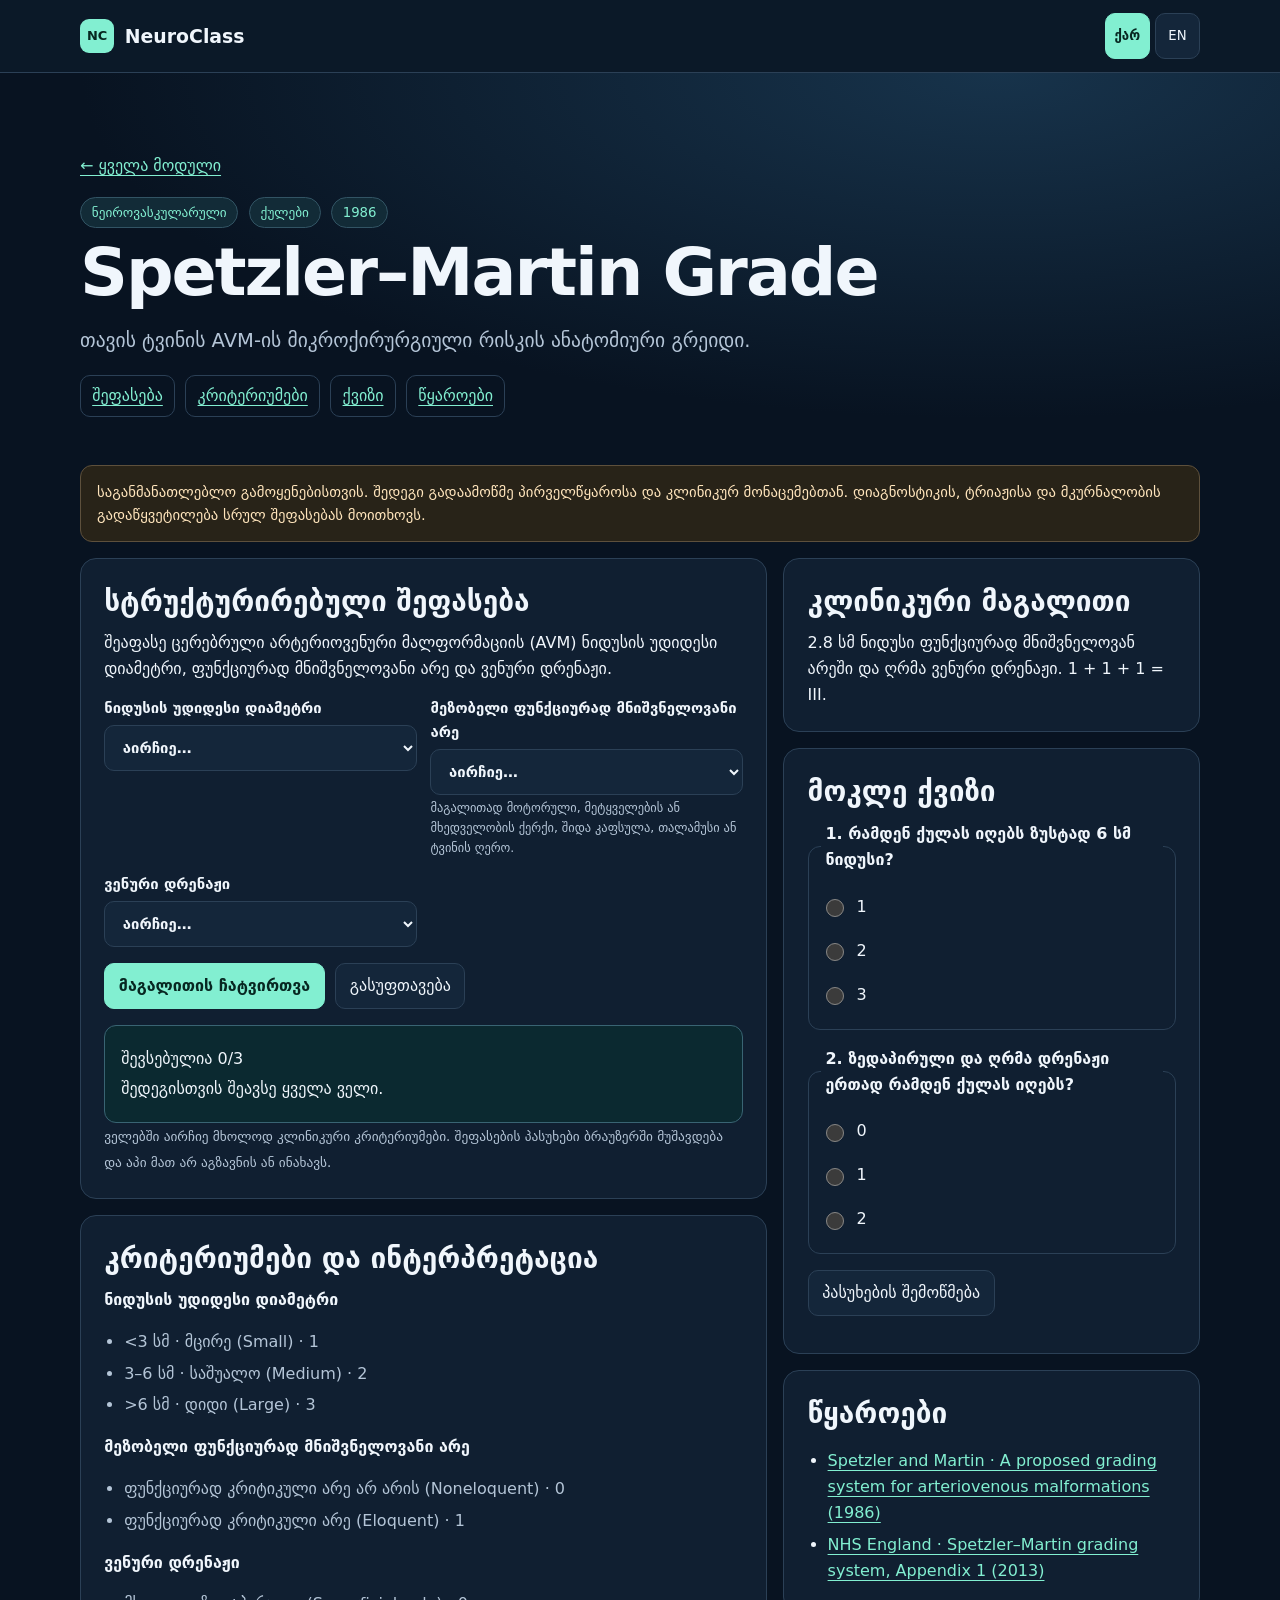
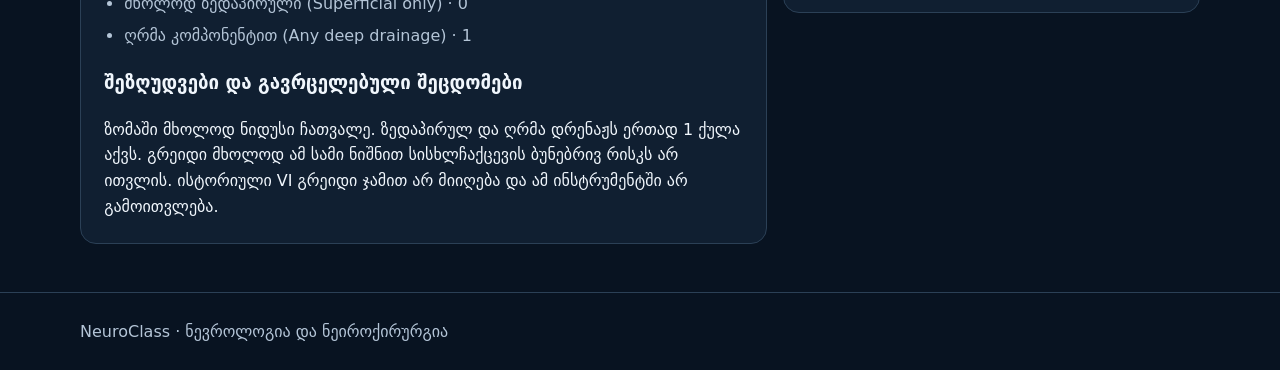
<file: spetzler-martin.html>
<!doctype html>
<html lang="ka">
<head>
<meta charset="utf-8">
<meta name="viewport" content="width=device-width, initial-scale=1">
<meta name="theme-color" content="#081321">
<title>Spetzler–Martin Grade · NeuroClass</title>
<link rel="stylesheet" href="neuroclass.css">
<script defer src="neuroclass.js"></script>
</head>
<body>
<a class="skip" href="#main"><span data-ka="მთავარ შიგთავსზე" data-en="Skip to content">მთავარ შიგთავსზე</span></a>
<header class="topbar"><div class="wrap">
  <a class="brand" href="index.html"><span class="brand-mark" aria-hidden="true">NC</span> NeuroClass</a>
  <div class="lang" role="group" aria-label="ქართული / English">
    <button type="button" data-language="ka" aria-label="ქართული" aria-pressed="true">ქარ</button>
    <button type="button" data-language="en" aria-label="English" aria-pressed="false">EN</button>
  </div>
</div></header>
<main id="main">
<section class="hero"><div class="wrap">
  <a href="index.html"><span data-ka="← ყველა მოდული" data-en="← All modules">← ყველა მოდული</span></a>
  <div class="pills"><span class="pill"><span data-ka="ნეიროვასკულარული" data-en="Neurovascular">ნეიროვასკულარული</span></span>
    <span class="pill"><span data-ka="ქულები" data-en="Score">ქულები</span></span><span class="pill">1986</span></div>
  <h1>Spetzler–Martin Grade</h1>
  <p data-ka="თავის ტვინის AVM-ის მიკროქირურგიული რისკის ანატომიური გრეიდი." data-en="Anatomical grading of microsurgical risk for brain AVMs." class="lead">თავის ტვინის AVM-ის მიკროქირურგიული რისკის ანატომიური გრეიდი.</p>
  <nav class="pills jump" aria-label="მოდული / Module"><a href="#assessment-section"><span data-ka="შეფასება" data-en="Assessment">შეფასება</span></a><a href="#criteria"><span data-ka="კრიტერიუმები" data-en="Criteria">კრიტერიუმები</span></a><a href="#quiz-section"><span data-ka="ქვიზი" data-en="Quiz">ქვიზი</span></a><a href="#sources"><span data-ka="წყაროები" data-en="Sources">წყაროები</span></a></nav>
</div></section>
<div class="wrap">
  <p data-ka="საგანმანათლებლო გამოყენებისთვის. შედეგი გადაამოწმე პირველწყაროსა და კლინიკურ მონაცემებთან. დიაგნოსტიკის, ტრიაჟისა და მკურნალობის გადაწყვეტილება სრულ შეფასებას მოითხოვს." data-en="For education. Verify results against the primary source and clinical findings. Diagnosis, triage and treatment decisions require full clinical assessment." class="notice">საგანმანათლებლო გამოყენებისთვის. შედეგი გადაამოწმე პირველწყაროსა და კლინიკურ მონაცემებთან. დიაგნოსტიკის, ტრიაჟისა და მკურნალობის გადაწყვეტილება სრულ შეფასებას მოითხოვს.</p>
  <div class="module-grid">
    <div>
      <section class="section" id="assessment-section">
        <h2 data-ka="სტრუქტურირებული შეფასება" data-en="Structured assessment">სტრუქტურირებული შეფასება</h2>
        <p data-ka="შეაფასე ცერებრული არტერიოვენური მალფორმაციის (AVM) ნიდუსის უდიდესი დიამეტრი, ფუნქციურად მნიშვნელოვანი არე და ვენური დრენაჟი." data-en="Assess maximal cerebral AVM nidus diameter, eloquence of adjacent brain and venous drainage.">შეაფასე ცერებრული არტერიოვენური მალფორმაციის (AVM) ნიდუსის უდიდესი დიამეტრი, ფუნქციურად მნიშვნელოვანი არე და ვენური დრენაჟი.</p>
        <noscript><p data-ka="კალკულატორისა და ქვიზისთვის ჩართე JavaScript. კრიტერიუმები ქვემოთაა." data-en="Enable JavaScript for the calculator and quiz. Criteria are listed below.">კალკულატორისა და ქვიზისთვის ჩართე JavaScript. კრიტერიუმები ქვემოთაა.</p></noscript>
        <form id="assessment" autocomplete="off">
          <div class="fields"><label><span data-ka="ნიდუსის უდიდესი დიამეტრი" data-en="Maximum nidus diameter">ნიდუსის უდიდესი დიამეტრი</span><select name="field-0"><option data-ka="აირჩიე…" data-en="Select…" value="">აირჩიე…</option><option data-ka="&lt;3 სმ · მცირე (Small) · 1" data-en="&lt;3 cm · Small · 1" value="1">&lt;3 სმ · მცირე (Small) · 1</option><option data-ka="3–6 სმ · საშუალო (Medium) · 2" data-en="3–6 cm · Medium · 2" value="2">3–6 სმ · საშუალო (Medium) · 2</option><option data-ka="&gt;6 სმ · დიდი (Large) · 3" data-en="&gt;6 cm · Large · 3" value="3">&gt;6 სმ · დიდი (Large) · 3</option></select></label><label><span data-ka="მეზობელი ფუნქციურად მნიშვნელოვანი არე" data-en="Adjacent eloquent brain">მეზობელი ფუნქციურად მნიშვნელოვანი არე</span><select name="field-1" aria-describedby="hint-1"><option data-ka="აირჩიე…" data-en="Select…" value="">აირჩიე…</option><option data-ka="ფუნქციურად კრიტიკული არე არ არის (Noneloquent) · 0" data-en="Noneloquent · 0" value="0">ფუნქციურად კრიტიკული არე არ არის (Noneloquent) · 0</option><option data-ka="ფუნქციურად კრიტიკული არე (Eloquent) · 1" data-en="Eloquent · 1" value="1">ფუნქციურად კრიტიკული არე (Eloquent) · 1</option></select><small data-ka="მაგალითად მოტორული, მეტყველების ან მხედველობის ქერქი, შიდა კაფსულა, თალამუსი ან ტვინის ღერო." data-en="Examples include motor, language and visual cortex, internal capsule, thalamus and brainstem." id="hint-1">მაგალითად მოტორული, მეტყველების ან მხედველობის ქერქი, შიდა კაფსულა, თალამუსი ან ტვინის ღერო.</small></label><label><span data-ka="ვენური დრენაჟი" data-en="Venous drainage">ვენური დრენაჟი</span><select name="field-2"><option data-ka="აირჩიე…" data-en="Select…" value="">აირჩიე…</option><option data-ka="მხოლოდ ზედაპირული (Superficial only) · 0" data-en="Superficial only · 0" value="0">მხოლოდ ზედაპირული (Superficial only) · 0</option><option data-ka="ღრმა კომპონენტით (Any deep drainage) · 1" data-en="Any deep drainage · 1" value="1">ღრმა კომპონენტით (Any deep drainage) · 1</option></select></label></div>
          <div class="actions">
            <button type="button" class="primary" id="load-example"><span data-ka="მაგალითის ჩატვირთვა" data-en="Load example">მაგალითის ჩატვირთვა</span></button>
            <button type="reset"><span data-ka="გასუფთავება" data-en="Reset">გასუფთავება</span></button>
          </div>
        </form>
        <div class="result" id="result" role="status" aria-live="polite" tabindex="-1"></div>
        <small data-ka="ველებში აირჩიე მხოლოდ კლინიკური კრიტერიუმები. შეფასების პასუხები ბრაუზერში მუშავდება და აპი მათ არ აგზავნის ან ინახავს." data-en="Select clinical criteria only. Assessment answers are processed in the browser and are neither sent nor stored by the app.">ველებში აირჩიე მხოლოდ კლინიკური კრიტერიუმები. შეფასების პასუხები ბრაუზერში მუშავდება და აპი მათ არ აგზავნის ან ინახავს.</small>
      </section>
      <section class="section reference" id="criteria">
        <h2 data-ka="კრიტერიუმები და ინტერპრეტაცია" data-en="Criteria and interpretation">კრიტერიუმები და ინტერპრეტაცია</h2>
        <dl><dt><span data-ka="ნიდუსის უდიდესი დიამეტრი" data-en="Maximum nidus diameter">ნიდუსის უდიდესი დიამეტრი</span></dt><dd><ul><li><span data-ka="&lt;3 სმ · მცირე (Small) · 1" data-en="&lt;3 cm · Small · 1">&lt;3 სმ · მცირე (Small) · 1</span></li><li><span data-ka="3–6 სმ · საშუალო (Medium) · 2" data-en="3–6 cm · Medium · 2">3–6 სმ · საშუალო (Medium) · 2</span></li><li><span data-ka="&gt;6 სმ · დიდი (Large) · 3" data-en="&gt;6 cm · Large · 3">&gt;6 სმ · დიდი (Large) · 3</span></li></ul></dd><dt><span data-ka="მეზობელი ფუნქციურად მნიშვნელოვანი არე" data-en="Adjacent eloquent brain">მეზობელი ფუნქციურად მნიშვნელოვანი არე</span></dt><dd><ul><li><span data-ka="ფუნქციურად კრიტიკული არე არ არის (Noneloquent) · 0" data-en="Noneloquent · 0">ფუნქციურად კრიტიკული არე არ არის (Noneloquent) · 0</span></li><li><span data-ka="ფუნქციურად კრიტიკული არე (Eloquent) · 1" data-en="Eloquent · 1">ფუნქციურად კრიტიკული არე (Eloquent) · 1</span></li></ul></dd><dt><span data-ka="ვენური დრენაჟი" data-en="Venous drainage">ვენური დრენაჟი</span></dt><dd><ul><li><span data-ka="მხოლოდ ზედაპირული (Superficial only) · 0" data-en="Superficial only · 0">მხოლოდ ზედაპირული (Superficial only) · 0</span></li><li><span data-ka="ღრმა კომპონენტით (Any deep drainage) · 1" data-en="Any deep drainage · 1">ღრმა კომპონენტით (Any deep drainage) · 1</span></li></ul></dd></dl>
        <h3><span data-ka="შეზღუდვები და გავრცელებული შეცდომები" data-en="Limitations and common pitfalls">შეზღუდვები და გავრცელებული შეცდომები</span></h3>
        <p data-ka="ზომაში მხოლოდ ნიდუსი ჩათვალე. ზედაპირულ და ღრმა დრენაჟს ერთად 1 ქულა აქვს. გრეიდი მხოლოდ ამ სამი ნიშნით სისხლჩაქცევის ბუნებრივ რისკს არ ითვლის. ისტორიული VI გრეიდი ჯამით არ მიიღება და ამ ინსტრუმენტში არ გამოითვლება." data-en="Measure the nidus alone. Combined superficial and deep drainage scores 1. This scale does not estimate natural hemorrhage risk. Historical grade VI is outside the additive scheme and this calculator.">ზომაში მხოლოდ ნიდუსი ჩათვალე. ზედაპირულ და ღრმა დრენაჟს ერთად 1 ქულა აქვს. გრეიდი მხოლოდ ამ სამი ნიშნით სისხლჩაქცევის ბუნებრივ რისკს არ ითვლის. ისტორიული VI გრეიდი ჯამით არ მიიღება და ამ ინსტრუმენტში არ გამოითვლება.</p>
      </section>
    </div>
    <div class="side">
      <section class="section">
        <h2 data-ka="კლინიკური მაგალითი" data-en="Worked example">კლინიკური მაგალითი</h2>
        <p data-ka="2.8 სმ ნიდუსი ფუნქციურად მნიშვნელოვან არეში და ღრმა ვენური დრენაჟი. 1 + 1 + 1 = III." data-en="A 2.8 cm nidus in eloquent brain with deep drainage. 1 + 1 + 1 = III.">2.8 სმ ნიდუსი ფუნქციურად მნიშვნელოვან არეში და ღრმა ვენური დრენაჟი. 1 + 1 + 1 = III.</p>
      </section>
      <section class="section" id="quiz-section">
        <h2 data-ka="მოკლე ქვიზი" data-en="Quick quiz">მოკლე ქვიზი</h2>
        <form id="quiz">
          <fieldset class="quiz-question"><legend>1. <span data-ka="რამდენ ქულას იღებს ზუსტად 6 სმ ნიდუსი?" data-en="How many points does a 6 cm nidus receive?">რამდენ ქულას იღებს ზუსტად 6 სმ ნიდუსი?</span></legend><label><input type="radio" name="q0" value="0"><span data-ka="1" data-en="1">1</span></label><label><input type="radio" name="q0" value="1"><span data-ka="2" data-en="2">2</span></label><label><input type="radio" name="q0" value="2"><span data-ka="3" data-en="3">3</span></label><span id="feedback-0" class="feedback"></span></fieldset><fieldset class="quiz-question"><legend>2. <span data-ka="ზედაპირული და ღრმა დრენაჟი ერთად რამდენ ქულას იღებს?" data-en="How many points for combined superficial and deep drainage?">ზედაპირული და ღრმა დრენაჟი ერთად რამდენ ქულას იღებს?</span></legend><label><input type="radio" name="q1" value="0"><span data-ka="0" data-en="0">0</span></label><label><input type="radio" name="q1" value="1"><span data-ka="1" data-en="1">1</span></label><label><input type="radio" name="q1" value="2"><span data-ka="2" data-en="2">2</span></label><span id="feedback-1" class="feedback"></span></fieldset>
          <button type="submit"><span data-ka="პასუხების შემოწმება" data-en="Check answers">პასუხების შემოწმება</span></button>
          <p class="feedback" id="quiz-score" role="status"></p>
        </form>
      </section>
      <section class="section sources" id="sources">
        <h2 data-ka="წყაროები" data-en="References">წყაროები</h2>
        <ul><li><a href="https://pubmed.ncbi.nlm.nih.gov/3760956/" target="_blank" rel="noopener noreferrer">Spetzler and Martin · A proposed grading system for arteriovenous malformations (1986)</a></li><li><a href="https://www.england.nhs.uk/commissioning/wp-content/uploads/sites/12/2013/10/d05-p-c.pdf" target="_blank" rel="noopener noreferrer">NHS England · Spetzler–Martin grading system, Appendix 1 (2013)</a></li></ul>
      </section>
    </div>
  </div>
</div>
<script type="application/json" id="model">{"mode": "sum", "short": "SM", "display": {"1": "I", "2": "II", "3": "III", "4": "IV", "5": "V"}, "default": ["I–V გრეიდები მიკროქირურგიული რისკის შეფასებას ეხმარება. გადაწყვეტილებაში გაითვალისწინე დამატებითი ანატომიური და კლინიკური ფაქტორები.", "Grades I–V support estimation of microsurgical risk. Consider additional anatomical and clinical factors in treatment planning."], "example": ["1", "1", "1"], "quiz": [{"prompt": ["რამდენ ქულას იღებს ზუსტად 6 სმ ნიდუსი?", "How many points does a 6 cm nidus receive?"], "options": [["1", "1"], ["2", "2"], ["3", "3"]], "correct": 1, "why": ["3–6 სმ საშუალო ზომაა.", "The medium category includes 3–6 cm."]}, {"prompt": ["ზედაპირული და ღრმა დრენაჟი ერთად რამდენ ქულას იღებს?", "How many points for combined superficial and deep drainage?"], "options": [["0", "0"], ["1", "1"], ["2", "2"]], "correct": 1, "why": ["ნებისმიერი ღრმა კომპონენტი 1 ქულაა.", "Any deep component scores 1."]}]}</script>
</main>
<footer><div class="wrap">NeuroClass · <span data-ka="ნევროლოგია და ნეიროქირურგია" data-en="Neurology &amp; neurosurgery">ნევროლოგია და ნეიროქირურგია</span></div></footer>
</body>
</html>
</file>
<file: neuroclass.css>
:root{color-scheme:dark;--bg:#081321;--panel:#101f31;--panel2:#14263a;--line:#2b4056;--text:#f0f6fc;--muted:#b4c5d7;--mint:#82efd1;--amber:#ffd599;--radius:16px}
*{box-sizing:border-box}
html{scroll-padding-top:1rem}
body{margin:0;background:var(--bg);color:var(--text);font:16px/1.62 system-ui,sans-serif}
a{color:var(--mint);text-underline-offset:.25em}
a:focus-visible,button:focus-visible,input:focus-visible,select:focus-visible,summary:focus-visible{outline:3px solid var(--amber);outline-offset:3px}
button,input,select{font:inherit}
button,select,input[type=search]{min-height:46px;border:1px solid var(--line);border-radius:10px;background:var(--panel2);color:var(--text);padding:.55rem .85rem}
button,summary,select{cursor:pointer}
button[aria-pressed=true],button.primary{background:var(--mint);color:#072721;border-color:var(--mint);font-weight:750}
input,select{min-width:0;width:100%}
input::placeholder{color:var(--muted)}
.wrap{width:min(1120px,100% - 2rem);margin-inline:auto}
.topbar{border-bottom:1px solid var(--line);background:#0b1928}
.topbar .wrap,.catalog-head,.actions,.result-head,.pills{display:flex;align-items:center;justify-content:space-between;gap:.65rem;flex-wrap:wrap}
.topbar .wrap{min-height:72px;padding-block:.5rem}
.brand{display:inline-flex;align-items:center;gap:.65rem;text-decoration:none;color:var(--text);font-weight:800;font-size:1.18rem}
.brand-mark{display:grid;place-items:center;width:2.15rem;height:2.15rem;color:#062820;background:var(--mint);border-radius:9px;font-size:.81rem}
.lang button{min-width:45px;font-size:.83rem;padding:.32rem .55rem}
.hero{padding:clamp(2rem,7vw,5rem) 0 2rem;background:radial-gradient(ellipse at 78% 0,#17334b 0,transparent 65%)}
.hero h1{font-size:clamp(2rem,5.2vw,4.3rem);line-height:1.13;margin:.45rem 0 .9rem;letter-spacing:-.03em;overflow-wrap:anywhere}
.hero .lead{max-width:68ch;margin:0;color:var(--muted);font-size:clamp(1rem,2vw,1.22rem)}
.kicker,.eyebrow{color:var(--mint);font-size:.83rem;font-weight:750;letter-spacing:.055em}
.pills{justify-content:flex-start;margin-top:1.15rem}
.pill,.count{padding:.22rem .67rem;background:#122b37;border:1px solid #325464;border-radius:999px;font-size:.83rem;color:var(--mint)}
.notice{margin:1rem 0;padding:.85rem 1rem;border:1px solid #5d503c;border-radius:12px;background:#282318;color:#ffe5bc;font-size:.92rem}
.catalog-head h2,.section h2{margin:.1rem 0 .65rem;font-size:clamp(1.25rem,3vw,1.75rem);line-height:1.3}
.catalog-head{margin:1.7rem 0 .75rem}
.controls{display:grid;grid-template-columns:2fr 1fr 1fr;gap:.7rem}
.controls label,.fields label{display:block;font-weight:680;font-size:.93rem}
.controls input,.controls select,.fields select{margin-top:.3rem}
.grid{display:grid;grid-template-columns:repeat(3,minmax(0,1fr));gap:.9rem;margin:1.15rem 0}
.card,.section{border:1px solid var(--line);border-radius:var(--radius);background:var(--panel);padding:clamp(.9rem,2.6vw,1.45rem)}
.card{display:flex;flex-direction:column;color:inherit;text-decoration:none;min-height:190px;transition:border-color .15s,background .15s}
.card:hover{border-color:#66adac;background:#152b3e}
.card h3{font-size:1.22rem;line-height:1.35;margin:.65rem 0 .35rem}
.card p{color:var(--muted);margin:.15rem 0 .9rem}
.open{margin-top:auto;color:var(--mint);font-weight:750}
.empty,.muted,small{color:var(--muted)}
.section{margin:0 0 1rem}
.section p{margin:.4rem 0 .85rem}
.section > :last-child{margin-bottom:0}
.module-grid{display:grid;grid-template-columns:minmax(0,1.65fr) minmax(0,1fr);gap:1rem;align-items:start;margin-top:1rem}
.fields{display:grid;grid-template-columns:repeat(2,minmax(0,1fr));gap:.85rem}
.fields small{display:block;margin-top:.22rem;font-weight:400}
.actions{justify-content:flex-start;margin-top:1rem}
.result{margin-top:1rem;padding:1rem;border:1px solid #396473;background:#0b2930;border-radius:12px;overflow-wrap:anywhere}
.result p{margin:.25rem 0}
.result strong{color:var(--mint);font-size:1.14rem}
.result ul{padding-inline-start:1.2rem;margin:.55rem 0 0}
.reference dl{margin:.45rem 0 1rem}
.reference dt{font-weight:750;margin-top:.6rem}
.reference dd{margin:.2rem 0;color:var(--muted)}
.reference ul,.sources ul{padding-inline-start:1.25rem}
.reference li,.sources li{margin:.35rem 0;overflow-wrap:anywhere}
.quiz-question{margin:0 0 1rem;border:1px solid var(--line);border-radius:12px;padding:.75rem;min-width:0}
.quiz-question legend{font-weight:750;padding:0 .3rem}
.quiz-question label{display:flex;align-items:center;gap:.6rem;min-height:44px;cursor:pointer}
.quiz-question input{width:1.15rem;height:1.15rem;accent-color:var(--mint);flex:none}
.feedback{display:block;font-size:.9rem;color:var(--amber);font-weight:650}
.jump a{display:inline-block;padding:.45rem .7rem;border:1px solid var(--line);border-radius:10px}
details summary{font-weight:750}
footer{margin-top:2rem;padding:1.6rem 0;border-top:1px solid var(--line);color:var(--muted)}
[hidden]{display:none!important}
.skip{position:absolute;left:1rem;top:-8rem;padding:.6rem;background:var(--bg)}
.skip:focus{top:.5rem;z-index:1}
@media(max-width:850px){.grid{grid-template-columns:repeat(2,minmax(0,1fr))}.module-grid{grid-template-columns:1fr}.side{display:grid;grid-template-columns:repeat(2,minmax(0,1fr));gap:.75rem}}
@media(max-width:575px){.wrap{width:calc(100% - 1.3rem)}.fields,.side,.grid{grid-template-columns:1fr}.controls{grid-template-columns:repeat(2,minmax(0,1fr))}.controls label:first-child{grid-column:1/-1}.card{min-height:0}.hero{padding-top:2rem}}
.news-entry{display:flex;align-items:center;justify-content:space-between;gap:1rem;text-decoration:none;background:#122b37;border-color:#396473}
.news-entry strong,.news-entry div span{display:block}
.news-entry div span{color:var(--muted);font-size:.92rem;margin-top:.15rem}
.news-controls{display:grid;grid-template-columns:minmax(0,17rem) 1fr;gap:1rem;align-items:end;margin:1.25rem 0}
.news-controls label{display:block;font-size:.93rem;font-weight:680}
.news-controls select{margin-top:.3rem}
.news-controls p{margin:0}
.news-card{overflow-wrap:anywhere}
.news-card h2{font-size:1.1rem;margin:.5rem 0}
.news-card p{color:var(--muted);font-size:.95rem}
.news-card .source-link{display:inline-block;margin-top:.2rem}
@media(max-width:575px){.news-controls{grid-template-columns:1fr}}
</file>
